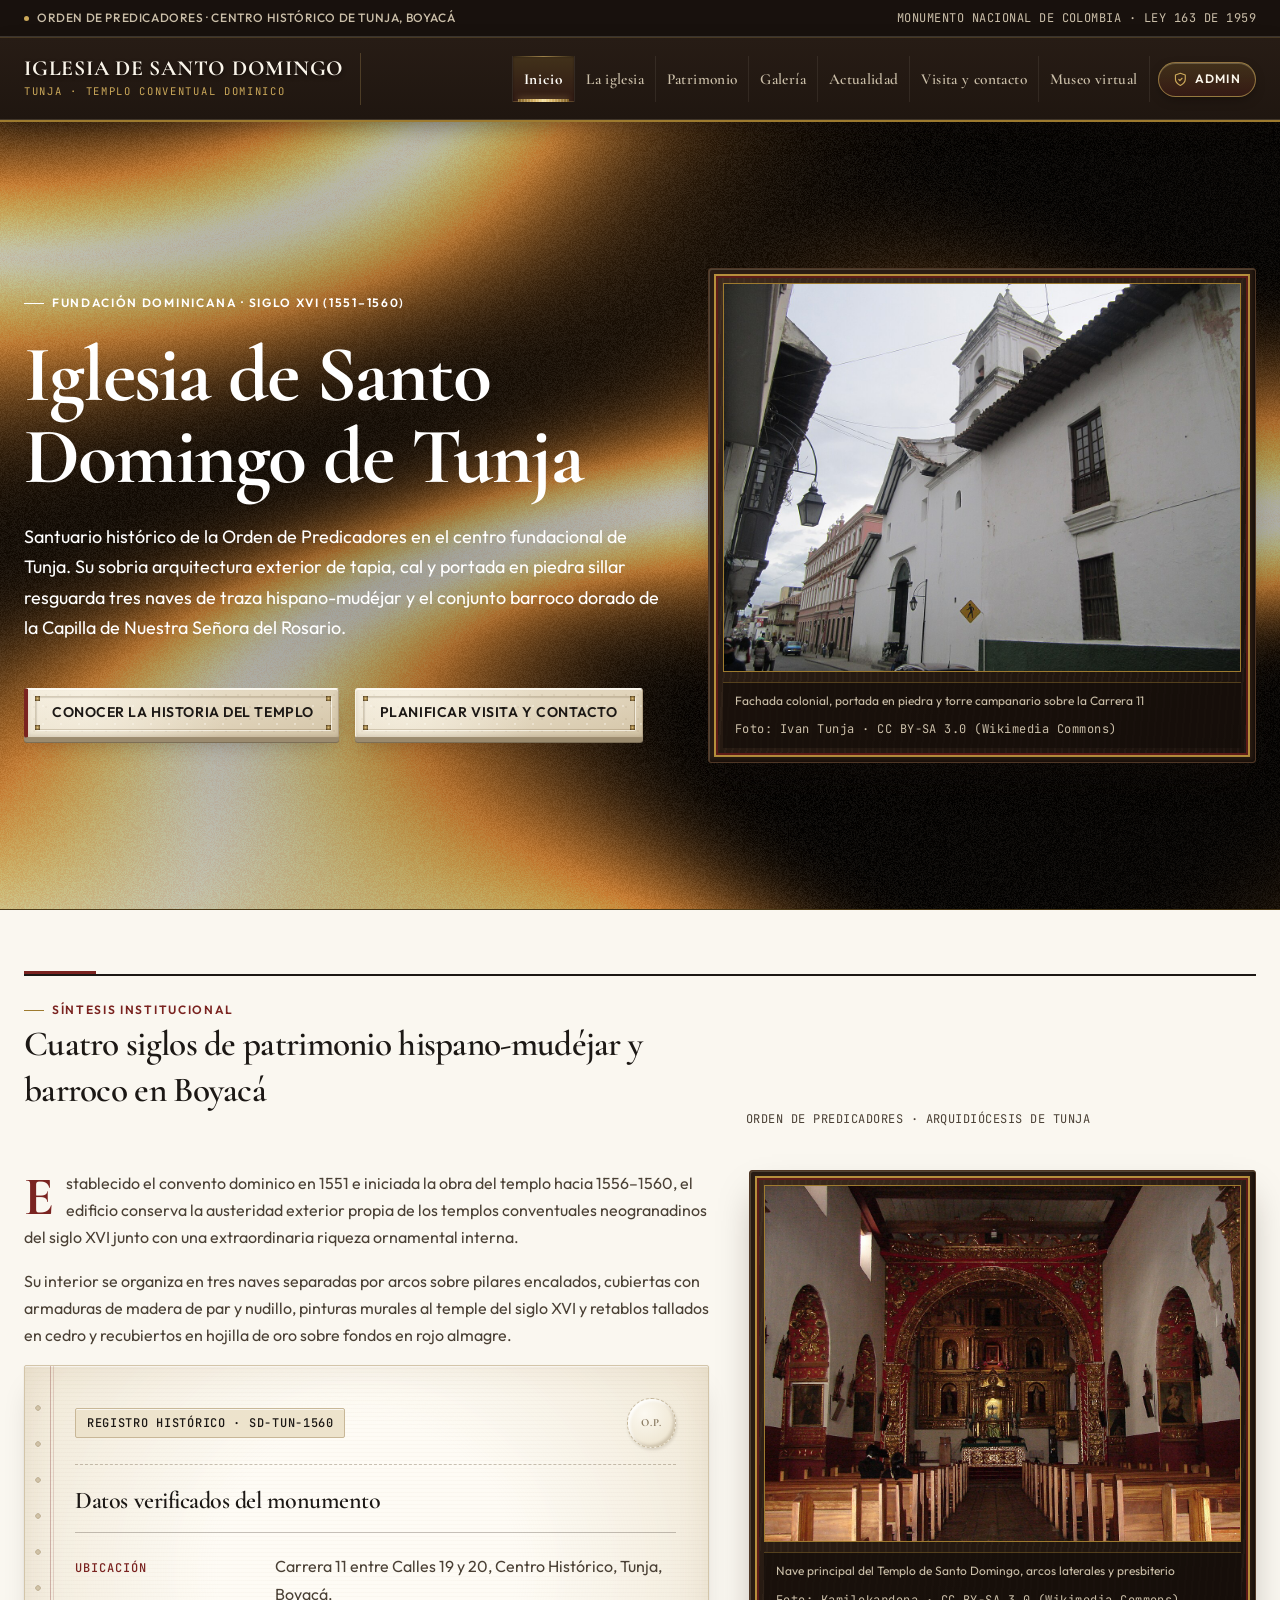
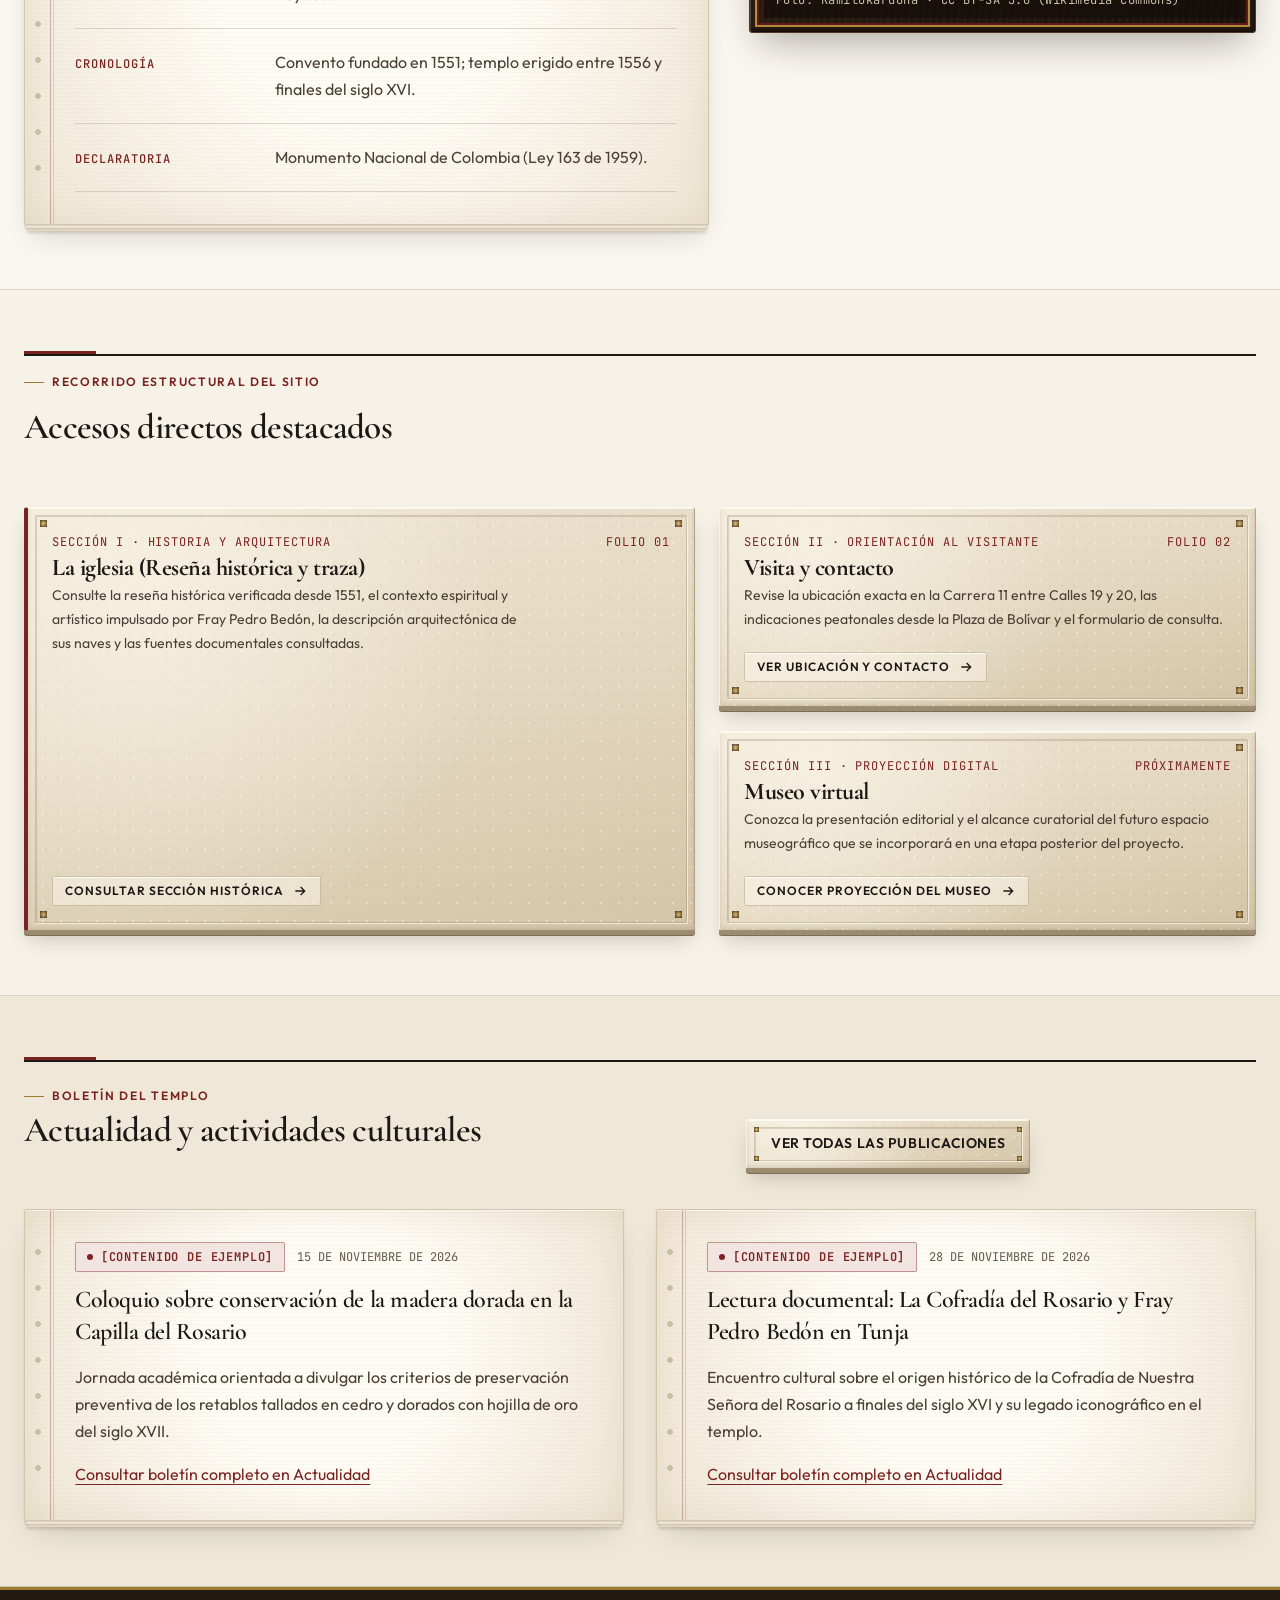
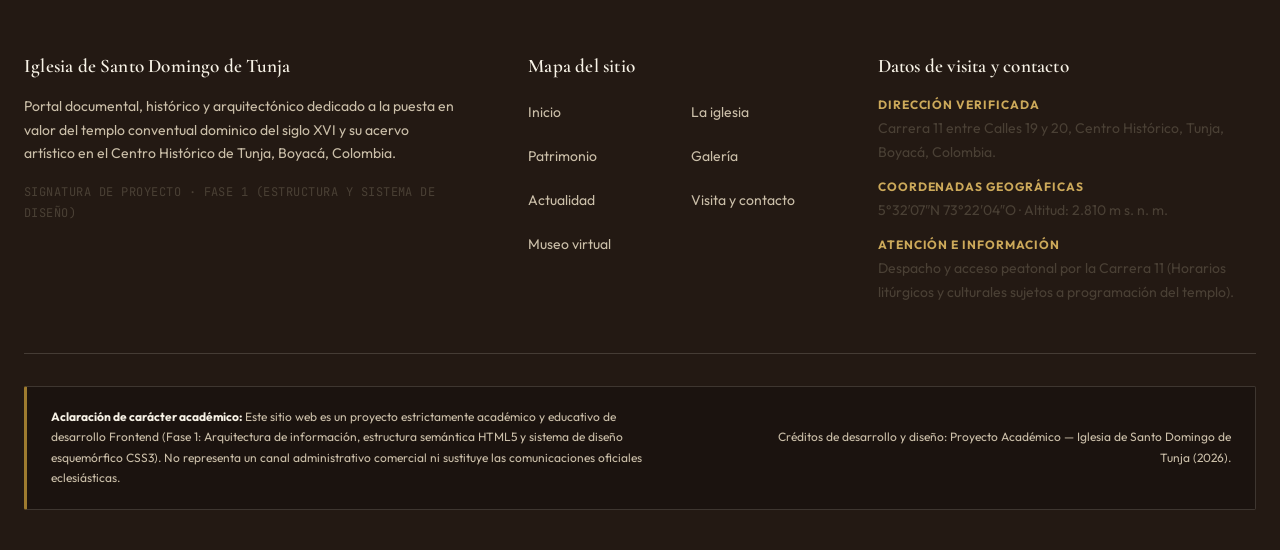
<file: src/main/resources/META-INF/resources/index.html>
<!DOCTYPE html>
<html lang="es">
<head>
  <meta charset="UTF-8">
  <meta name="viewport" content="width=device-width, initial-scale=1.0, viewport-fit=cover">
  <meta name="theme-color" media="(prefers-color-scheme: light)" content="#231913">
  <meta name="theme-color" media="(prefers-color-scheme: dark)" content="#18110D">
  <meta name="description" content="Portal institucional y patrimonial de la Iglesia de Santo Domingo de Tunja (Boyacá, Colombia). Historia verificada del siglo XVI, arquitectura hispano-mudéjar, Capilla del Rosario y visita.">
  <title>Inicio | Iglesia de Santo Domingo de Tunja</title>

  <!-- Librería externa documentada en LIBRERIAS.md: Google Fonts -->
  <link rel="preconnect" href="https://fonts.googleapis.com">
  <link rel="preconnect" href="https://fonts.gstatic.com" crossorigin>
  <link href="https://fonts.googleapis.com/css2?family=Cormorant+Garamond:ital,wght@0,500;0,600;0,700;1,400;1,600&family=JetBrains+Mono:wght@400;500&family=Outfit:wght@300;400;500;600&display=swap" rel="stylesheet">

  <!-- Hoja de estilos principal conectada -->
  <link rel="stylesheet" href="./css/main.css">
</head>
<body>
  <a class="skip-link" href="#contenido-principal">Saltar al contenido principal</a>

  <!-- Franja institucional superior -->
  <div class="institutional-topbar" role="region" aria-label="Identificación institucional">
    <div class="container institutional-topbar__inner">
      <span class="institutional-topbar__label">
        <span class="institutional-topbar__dot" aria-hidden="true"></span>
        Orden de Predicadores · Centro Histórico de Tunja, Boyacá
      </span>
      <span class="mono-code">MONUMENTO NACIONAL DE COLOMBIA · LEY 163 DE 1959</span>
    </div>
  </div>

  <!-- Encabezado y Menú de Navegación Común -->
  <header class="site-header">
    <div class="container site-header__inner">
      <a class="site-brand" href="./index.html" aria-label="Iglesia de Santo Domingo de Tunja — Ir al inicio">
        <span class="site-brand__text">
          <span class="site-brand__title">Iglesia de Santo Domingo</span>
          <span class="site-brand__subtitle">Tunja · Templo Conventual Dominico</span>
        </span>
      </a>

      <button
        class="nav-toggle"
        type="button"
        data-nav-toggle
        aria-expanded="false"
        aria-controls="menu-principal"
        aria-label="Abrir menú de navegación"
      >
        <svg class="nav-toggle__icon" viewBox="0 0 24 24" fill="none" stroke="currentColor" stroke-width="2" aria-hidden="true">
          <path d="M4 7h16M4 12h16M4 17h16"/>
        </svg>
        <span>Menú</span>
      </button>

      <nav class="site-nav" id="menu-principal" data-site-nav aria-label="Navegación principal">
        <ul class="site-nav__list">
          <li class="site-nav__item">
            <a class="site-nav__link site-nav__link--active" href="./index.html" aria-current="page">Inicio</a>
          </li>
          <li class="site-nav__item">
            <a class="site-nav__link" href="./iglesia.html">La iglesia</a>
          </li>
          <li class="site-nav__item">
            <a class="site-nav__link" href="./patrimonio.html">Patrimonio</a>
          </li>
          <li class="site-nav__item">
            <a class="site-nav__link" href="./galeria.html">Galería</a>
          </li>
          <li class="site-nav__item">
            <a class="site-nav__link" href="./actualidad.html">Actualidad</a>
          </li>
          <li class="site-nav__item">
            <a class="site-nav__link" href="./visita.html">Visita y contacto</a>
          </li>
          <li class="site-nav__item">
            <a class="site-nav__link" href="./museo.html">Museo virtual</a>
          </li>
          <li class="site-nav__item site-nav__item--admin">
            <a class="site-nav__admin-btn" href="./admin.html" aria-label="Acceder al Panel de Administración de Museos">
              <svg class="site-nav__admin-icon" viewBox="0 0 24 24" fill="none" stroke="currentColor" stroke-width="1.9" stroke-linecap="round" stroke-linejoin="round" aria-hidden="true">
                <path d="M12 22s8-4 8-10V5l-8-3-8 3v7c0 6 8 10 8 10z"/>
                <path d="M9.5 12.2 11.2 14l3.6-3.8"/>
              </svg>
              <span>Admin</span>
            </a>
          </li>
        </ul>
      </nav>
    </div>
  </header>

  <!-- Contenido Principal -->
  <main id="contenido-principal">
    <!-- 1. HERO: Nombre del lugar, fotografía real de la fachada colonial y animación escalonada -->
    <section class="hero-institutional" aria-labelledby="hero-titulo">
      <!-- Fondo animado exclusivo del Hero: Chroma Waves (React Bits Pro: chroma-waves-tw) -->
      <div
        id="chroma-waves-hero"
        class="chroma-waves"
        aria-hidden="true"
        data-color-1="#ffffff"
        data-color-2="#f69d41"
        data-bg-color="#0a0806"
        data-speed="0.5"
        data-wave-frequency="0.2"
        data-wave-amplitude="0.3"
        data-distortion="1.5"
        data-flatness="0.25"
        data-noise-level="0.10"
      >
        <canvas class="chroma-waves__canvas"></canvas>
      </div>

      <div class="container hero-institutional__grid">
        <div class="hero-institutional__content">
          <span class="eyebrow hero-stagger-1">Fundación Dominicana · Siglo XVI (1551–1560)</span>
          <h1
            id="hero-titulo"
            class="hero-stagger-2 hero-title-mirror"
            data-text="Iglesia de Santo Domingo de Tunja"
          >Iglesia de Santo Domingo de Tunja</h1>
          <p class="hero-institutional__subtitle hero-stagger-3">
            Santuario histórico de la Orden de Predicadores en el centro fundacional de Tunja. Su sobria arquitectura exterior de tapia, cal y portada en piedra sillar resguarda tres naves de traza hispano-mudéjar y el conjunto barroco dorado de la Capilla de Nuestra Señora del Rosario.
          </p>
          <div class="hero-institutional__actions hero-stagger-4">
            <!-- Componente Esquemórfico 1 (Interactivo): Placa Epigráfica en Piedra Arenisca -->
            <a class="skeuo-stone-plaque skeuo-stone-plaque--compact skeuo-stone-plaque--primary" href="./iglesia.html">
              <span>Conocer la historia del templo</span>
            </a>
            <a class="skeuo-stone-plaque skeuo-stone-plaque--compact" href="./visita.html">
              <span>Planificar visita y contacto</span>
            </a>
          </div>
        </div>

        <!-- Fotografía real de la fachada colonial en piedra y torre campanario -->
        <div class="hero-institutional__media" data-reveal="image">
          <figure class="skeuo-carved-wood-frame">
            <div class="skeuo-carved-wood-frame__mat">
              <img
                class="skeuo-carved-wood-frame__img"
                src="./assets/img/fachada-santo-domingo-real.jpg"
                alt="Fotografía exterior de la fachada colonial, portada en piedra sillar y torre campanario de la Iglesia de Santo Domingo sobre la Carrera 11 en Tunja"
                width="1280"
                height="960"
              >
            </div>
            <figcaption class="skeuo-carved-wood-frame__caption">
              <span>Fachada colonial, portada en piedra y torre campanario sobre la Carrera 11</span>
              <span class="mono-code">Foto: Ivan Tunja · CC BY-SA 3.0 (Wikimedia Commons)</span>
            </figcaption>
          </figure>
        </div>
      </div>
    </section>

    <!-- 2. PRESENTACIÓN BREVE E IMAGEN REAL DE LA NAVE PRINCIPAL -->
    <section class="section-block section-block--surface" aria-labelledby="presentacion-titulo">
      <div class="container">
        <header class="section-header section-header--split" data-reveal="text">
          <div>
            <span class="eyebrow">Síntesis Institucional</span>
            <h2 id="presentacion-titulo">Cuatro siglos de patrimonio hispano-mudéjar y barroco en Boyacá</h2>
          </div>
          <p class="mono-code">ORDEN DE PREDICADORES · ARQUIDIÓCESIS DE TUNJA</p>
        </header>

        <div class="grid-split-editorial">
          <div data-reveal="text" data-reveal-delay="80">
            <p class="dropcap-paragraph">
              Establecido el convento dominico en 1551 e iniciada la obra del templo hacia 1556–1560, el edificio conserva la austeridad exterior propia de los templos conventuales neogranadinos del siglo XVI junto con una extraordinaria riqueza ornamental interna.
            </p>
            <p>
              Su interior se organiza en tres naves separadas por arcos sobre pilares encalados, cubiertas con armaduras de madera de par y nudillo, pinturas murales al temple del siglo XVI y retablos tallados en cedro y recubiertos en hojilla de oro sobre fondos en rojo almagre.
            </p>

            <!-- Componente Esquemórfico 2: Ficha Capitular de Archivo en Papel Antiguo -->
            <aside class="skeuo-archive-card mt-space-4" aria-label="Ficha de identificación patrimonial">
              <div class="skeuo-archive-card__header">
                <span class="skeuo-archive-card__tab">REGISTRO HISTÓRICO · SD-TUN-1560</span>
                <span class="skeuo-emboss-seal" aria-hidden="true">O.P.</span>
              </div>
              <h3>Datos verificados del monumento</h3>
              <dl class="ledger-list">
                <div class="ledger-list__item">
                  <dt class="ledger-list__term">Ubicación</dt>
                  <dd class="ledger-list__detail">Carrera 11 entre Calles 19 y 20, Centro Histórico, Tunja, Boyacá.</dd>
                </div>
                <div class="ledger-list__item">
                  <dt class="ledger-list__term">Cronología</dt>
                  <dd class="ledger-list__detail">Convento fundado en 1551; templo erigido entre 1556 y finales del siglo XVI.</dd>
                </div>
                <div class="ledger-list__item">
                  <dt class="ledger-list__term">Declaratoria</dt>
                  <dd class="ledger-list__detail">Monumento Nacional de Colombia (Ley 163 de 1959).</dd>
                </div>
              </dl>
            </aside>
          </div>

          <!-- Fotografía real de la nave principal del Templo de Santo Domingo -->
          <figure class="skeuo-carved-wood-frame arch-feature-figure" data-reveal="image" data-reveal-delay="140">
            <div class="skeuo-carved-wood-frame__mat">
              <img
                class="skeuo-carved-wood-frame__img"
                src="./assets/img/nave-principal-santo-domingo.jpg"
                alt="Fotografía interior de la nave principal del Templo de Santo Domingo de Tunja con sus arcos laterales y el retablo del presbiterio al fondo"
                width="1280"
                height="960"
                loading="lazy"
              >
            </div>
            <figcaption class="skeuo-carved-wood-frame__caption">
              <span>Nave principal del Templo de Santo Domingo, arcos laterales y presbiterio</span>
              <span class="mono-code">Foto: Kamilokardona · CC BY-SA 3.0 (Wikimedia Commons)</span>
            </figcaption>
          </figure>
        </div>
      </div>
    </section>

    <!-- 3. ACCESOS DIRECTOS DESTACADOS: "La iglesia", "Visita y contacto" y "Museo virtual" -->
    <section class="section-block" aria-labelledby="accesos-titulo">
      <div class="container">
        <header class="section-header" data-reveal="text">
          <span class="eyebrow">Recorrido Estructural del Sitio</span>
          <h2 id="accesos-titulo">Accesos directos destacados</h2>
        </header>

        <!-- Grilla asimétrica editorial con animación de aparición escalonada -->
        <div class="featured-shortcuts">
          <div class="featured-shortcuts__lead" data-reveal="text" data-reveal-delay="60">
            <a class="skeuo-stone-plaque skeuo-stone-plaque--primary" href="./iglesia.html">
              <div>
                <div class="skeuo-stone-plaque__meta">
                  <span>SECCIÓN I · HISTORIA Y ARQUITECTURA</span>
                  <span>FOLIO 01</span>
                </div>
                <h3 class="skeuo-stone-plaque__title">La iglesia (Reseña histórica y traza)</h3>
                <p class="skeuo-stone-plaque__desc">
                  Consulte la reseña histórica verificada desde 1551, el contexto espiritual y artístico impulsado por Fray Pedro Bedón, la descripción arquitectónica de sus naves y las fuentes documentales consultadas.
                </p>
              </div>
              <span class="skeuo-stone-plaque__cta">
                <span>Consultar sección histórica</span>
                <svg width="16" height="16" viewBox="0 0 24 24" fill="none" stroke="currentColor" stroke-width="2" aria-hidden="true">
                  <path d="M5 12h14M13 6l6 6-6 6"/>
                </svg>
              </span>
            </a>
          </div>

          <div class="featured-shortcuts__stack">
            <div data-reveal="text" data-reveal-delay="160">
              <a class="skeuo-stone-plaque" href="./visita.html">
                <div>
                  <div class="skeuo-stone-plaque__meta">
                    <span>SECCIÓN II · ORIENTACIÓN AL VISITANTE</span>
                    <span>FOLIO 02</span>
                  </div>
                  <h3 class="skeuo-stone-plaque__title">Visita y contacto</h3>
                  <p class="skeuo-stone-plaque__desc">
                    Revise la ubicación exacta en la Carrera 11 entre Calles 19 y 20, las indicaciones peatonales desde la Plaza de Bolívar y el formulario de consulta.
                  </p>
                </div>
                <span class="skeuo-stone-plaque__cta">
                  <span>Ver ubicación y contacto</span>
                  <svg width="16" height="16" viewBox="0 0 24 24" fill="none" stroke="currentColor" stroke-width="2" aria-hidden="true">
                    <path d="M5 12h14M13 6l6 6-6 6"/>
                  </svg>
                </span>
              </a>
            </div>

            <div data-reveal="text" data-reveal-delay="260">
              <a class="skeuo-stone-plaque" href="./museo.html">
                <div>
                  <div class="skeuo-stone-plaque__meta">
                    <span>SECCIÓN III · PROYECCIÓN DIGITAL</span>
                    <span>PRÓXIMAMENTE</span>
                  </div>
                  <h3 class="skeuo-stone-plaque__title">Museo virtual</h3>
                  <p class="skeuo-stone-plaque__desc">
                    Conozca la presentación editorial y el alcance curatorial del futuro espacio museográfico que se incorporará en una etapa posterior del proyecto.
                  </p>
                </div>
                <span class="skeuo-stone-plaque__cta">
                  <span>Conocer proyección del museo</span>
                  <svg width="16" height="16" viewBox="0 0 24 24" fill="none" stroke="currentColor" stroke-width="2" aria-hidden="true">
                    <path d="M5 12h14M13 6l6 6-6 6"/>
                  </svg>
                </span>
              </a>
            </div>
          </div>
        </div>
      </div>
    </section>

    <!-- 4. BLOQUE DE ACTUALIDAD O ACTIVIDADES (Con etiqueta "[Contenido de ejemplo]") -->
    <section class="section-block section-block--alt" aria-labelledby="actualidad-home-titulo">
      <div class="container">
        <header class="section-header section-header--split" data-reveal="text">
          <div>
            <span class="eyebrow">Boletín del Templo</span>
            <h2 id="actualidad-home-titulo">Actualidad y actividades culturales</h2>
          </div>
          <div>
            <a class="skeuo-stone-plaque skeuo-stone-plaque--compact" href="./actualidad.html">
              <span>Ver todas las publicaciones</span>
            </a>
          </div>
        </header>

        <div class="grid-two-col">
          <article class="skeuo-archive-card" data-reveal="text" data-reveal-delay="60">
            <div class="bulletin-meta">
              <span class="badge-example">[Contenido de ejemplo]</span>
              <time class="bulletin-date" datetime="2026-11-15">15 de noviembre de 2026</time>
            </div>
            <h3>Coloquio sobre conservación de la madera dorada en la Capilla del Rosario</h3>
            <p>
              Jornada académica orientada a divulgar los criterios de preservación preventiva de los retablos tallados en cedro y dorados con hojilla de oro del siglo XVII.
            </p>
            <p class="mt-space-4">
              <a href="./actualidad.html">Consultar boletín completo en Actualidad</a>
            </p>
          </article>

          <article class="skeuo-archive-card" data-reveal="text" data-reveal-delay="160">
            <div class="bulletin-meta">
              <span class="badge-example">[Contenido de ejemplo]</span>
              <time class="bulletin-date" datetime="2026-11-28">28 de noviembre de 2026</time>
            </div>
            <h3>Lectura documental: La Cofradía del Rosario y Fray Pedro Bedón en Tunja</h3>
            <p>
              Encuentro cultural sobre el origen histórico de la Cofradía de Nuestra Señora del Rosario a finales del siglo XVI y su legado iconográfico en el templo.
            </p>
            <p class="mt-space-4">
              <a href="./actualidad.html">Consultar boletín completo en Actualidad</a>
            </p>
          </article>
        </div>
      </div>
    </section>
  </main>

  <!-- Pie de Página (Footer) Común e Idéntico -->
  <footer class="site-footer">
    <div class="container">
      <div class="site-footer__grid">
        <div>
          <h2 class="site-footer__heading">Iglesia de Santo Domingo de Tunja</h2>
          <p class="site-footer__text">
            Portal documental, histórico y arquitectónico dedicado a la puesta en valor del templo conventual dominico del siglo XVI y su acervo artístico en el Centro Histórico de Tunja, Boyacá, Colombia.
          </p>
          <p class="mono-code">SIGNATURA DE PROYECTO · FASE 1 (ESTRUCTURA Y SISTEMA DE DISEÑO)</p>
        </div>

        <nav aria-label="Navegación del pie de página">
          <h2 class="site-footer__heading">Mapa del sitio</h2>
          <ul class="site-footer__nav">
            <li><a class="site-footer__link" href="./index.html">Inicio</a></li>
            <li><a class="site-footer__link" href="./iglesia.html">La iglesia</a></li>
            <li><a class="site-footer__link" href="./patrimonio.html">Patrimonio</a></li>
            <li><a class="site-footer__link" href="./galeria.html">Galería</a></li>
            <li><a class="site-footer__link" href="./actualidad.html">Actualidad</a></li>
            <li><a class="site-footer__link" href="./visita.html">Visita y contacto</a></li>
            <li><a class="site-footer__link" href="./museo.html">Museo virtual</a></li>
          </ul>
        </nav>

        <div>
          <h2 class="site-footer__heading">Datos de visita y contacto</h2>
          <ul class="footer-contact-list">
            <li>
              <strong>Dirección verificada</strong>
              Carrera 11 entre Calles 19 y 20, Centro Histórico, Tunja, Boyacá, Colombia.
            </li>
            <li>
              <strong>Coordenadas geográficas</strong>
              5°32′07″N 73°22′04″O · Altitud: 2.810 m s. n. m.
            </li>
            <li>
              <strong>Atención e información</strong>
              Despacho y acceso peatonal por la Carrera 11 (Horarios litúrgicos y culturales sujetos a programación del templo).
            </li>
          </ul>
        </div>
      </div>

      <div class="site-footer__academic">
        <p>
          <strong>Aclaración de carácter académico:</strong> Este sitio web es un proyecto estrictamente académico y educativo de desarrollo Frontend (Fase 1: Arquitectura de información, estructura semántica HTML5 y sistema de diseño esquemórfico CSS3). No representa un canal administrativo comercial ni sustituye las comunicaciones oficiales eclesiásticas.
        </p>
        <div class="site-footer__credits">
          <span>Créditos de desarrollo y diseño: Proyecto Académico — Iglesia de Santo Domingo de Tunja (2026).</span>
        </div>
      </div>
    </div>
  </footer>

  <script src="./js/main.js" defer></script>
  <script src="./js/scroll-animations.js" defer></script>
  <script src="./js/chroma-waves.js" defer></script>
</body>
</html>
</file>
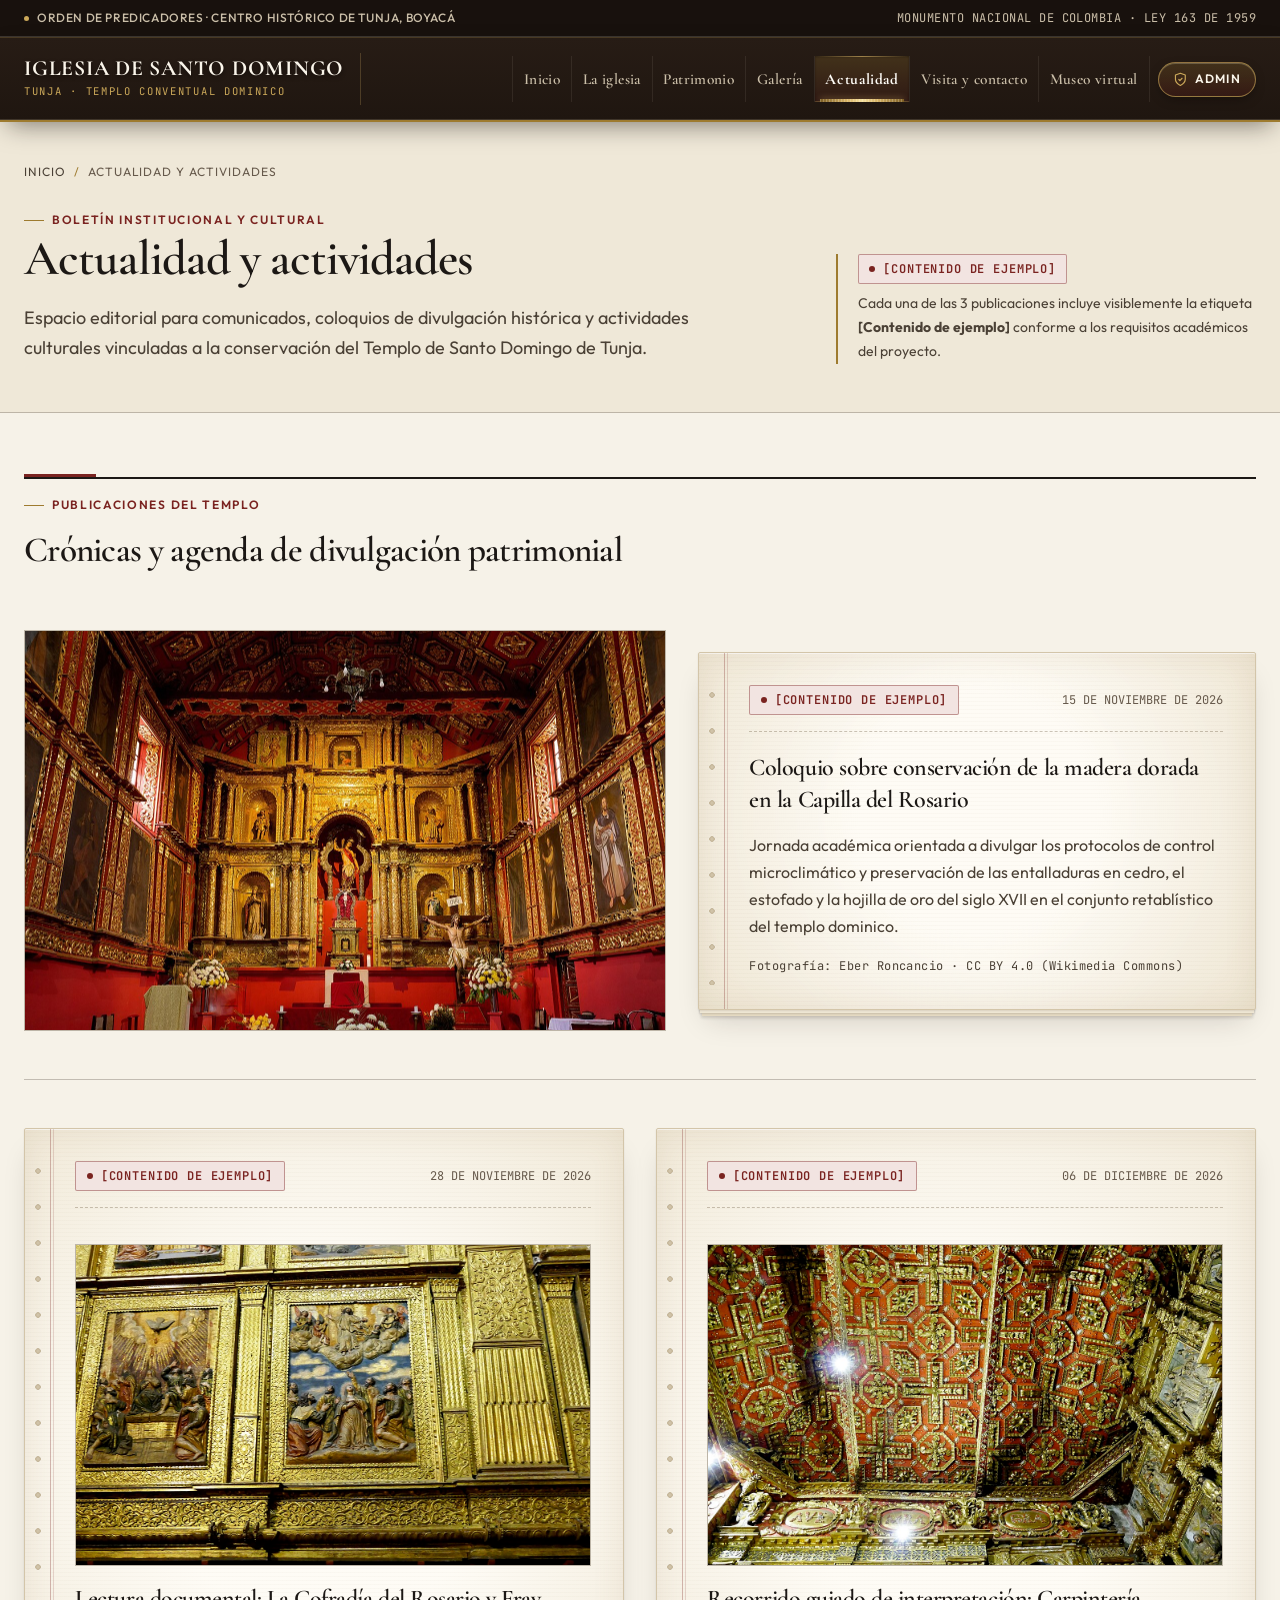
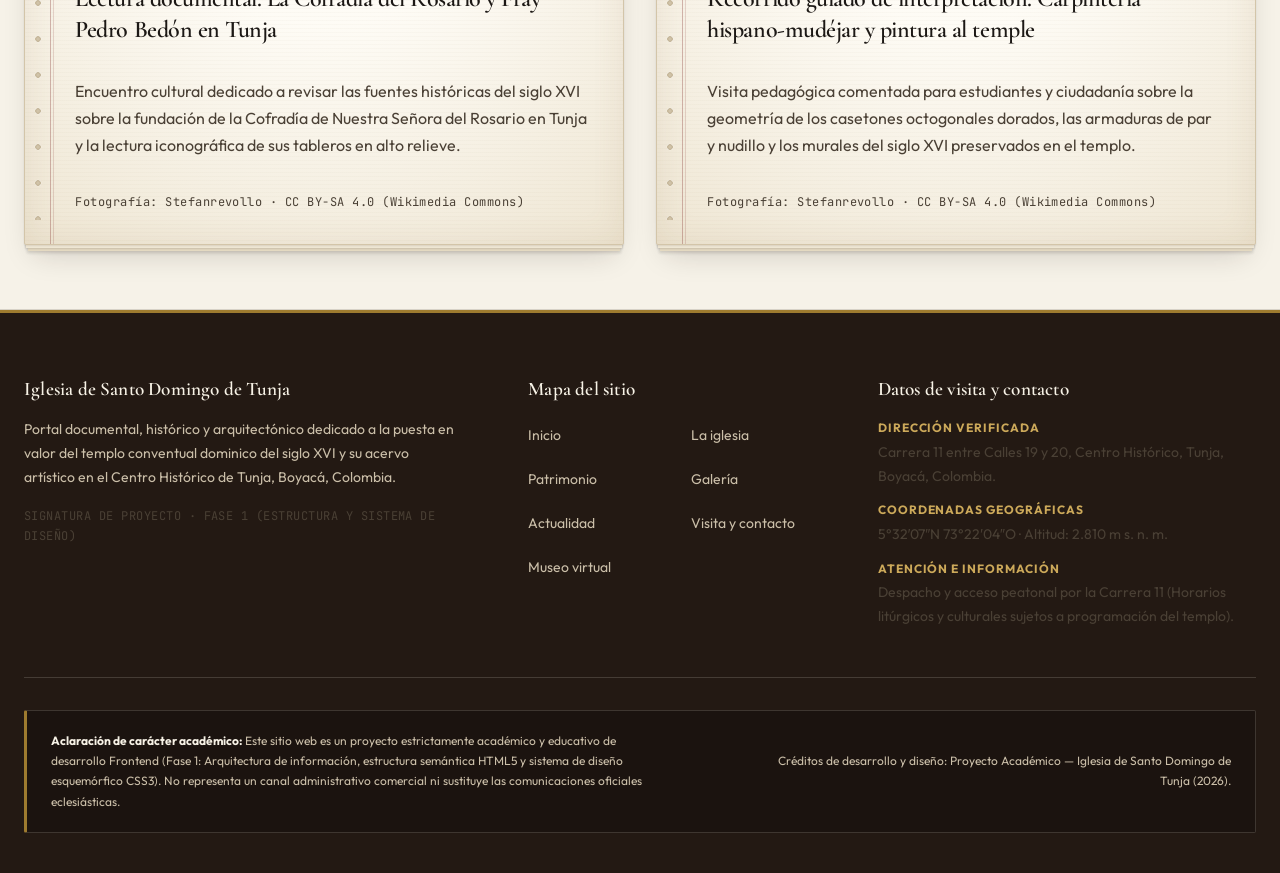
<file: src/main/resources/META-INF/resources/actualidad.html>
<!DOCTYPE html>
<html lang="es">
<head>
  <meta charset="UTF-8">
  <meta name="viewport" content="width=device-width, initial-scale=1.0, viewport-fit=cover">
  <meta name="theme-color" media="(prefers-color-scheme: light)" content="#231913">
  <meta name="theme-color" media="(prefers-color-scheme: dark)" content="#18110D">
  <meta name="description" content="Actualidad, crónicas culturales y actividades en torno a la Iglesia de Santo Domingo de Tunja (Publicaciones con etiqueta visible de Contenido de ejemplo).">
  <title>Actualidad y actividades | Iglesia de Santo Domingo de Tunja</title>

  <link rel="preconnect" href="https://fonts.googleapis.com">
  <link rel="preconnect" href="https://fonts.gstatic.com" crossorigin>
  <link href="https://fonts.googleapis.com/css2?family=Cormorant+Garamond:ital,wght@0,500;0,600;0,700;1,400;1,600&family=JetBrains+Mono:wght@400;500&family=Outfit:wght@300;400;500;600&display=swap" rel="stylesheet">

  <link rel="stylesheet" href="./css/main.css">
</head>
<body>
  <a class="skip-link" href="#contenido-principal">Saltar al contenido principal</a>

  <div class="institutional-topbar" role="region" aria-label="Identificación institucional">
    <div class="container institutional-topbar__inner">
      <span class="institutional-topbar__label">
        <span class="institutional-topbar__dot" aria-hidden="true"></span>
        Orden de Predicadores · Centro Histórico de Tunja, Boyacá
      </span>
      <span class="mono-code">MONUMENTO NACIONAL DE COLOMBIA · LEY 163 DE 1959</span>
    </div>
  </div>

  <!-- Encabezado y Menú de Navegación Común -->
  <header class="site-header">
    <div class="container site-header__inner">
      <a class="site-brand" href="./index.html" aria-label="Iglesia de Santo Domingo de Tunja — Ir al inicio">
        <span class="site-brand__text">
          <span class="site-brand__title">Iglesia de Santo Domingo</span>
          <span class="site-brand__subtitle">Tunja · Templo Conventual Dominico</span>
        </span>
      </a>

      <button
        class="nav-toggle"
        type="button"
        data-nav-toggle
        aria-expanded="false"
        aria-controls="menu-principal"
        aria-label="Abrir menú de navegación"
      >
        <svg class="nav-toggle__icon" viewBox="0 0 24 24" fill="none" stroke="currentColor" stroke-width="2" aria-hidden="true">
          <path d="M4 7h16M4 12h16M4 17h16"/>
        </svg>
        <span>Menú</span>
      </button>

      <nav class="site-nav" id="menu-principal" data-site-nav aria-label="Navegación principal">
        <ul class="site-nav__list">
          <li class="site-nav__item">
            <a class="site-nav__link" href="./index.html">Inicio</a>
          </li>
          <li class="site-nav__item">
            <a class="site-nav__link" href="./iglesia.html">La iglesia</a>
          </li>
          <li class="site-nav__item">
            <a class="site-nav__link" href="./patrimonio.html">Patrimonio</a>
          </li>
          <li class="site-nav__item">
            <a class="site-nav__link" href="./galeria.html">Galería</a>
          </li>
          <li class="site-nav__item">
            <a class="site-nav__link site-nav__link--active" href="./actualidad.html" aria-current="page">Actualidad</a>
          </li>
          <li class="site-nav__item">
            <a class="site-nav__link" href="./visita.html">Visita y contacto</a>
          </li>
          <li class="site-nav__item">
            <a class="site-nav__link" href="./museo.html">Museo virtual</a>
          </li>
          <li class="site-nav__item site-nav__item--admin">
            <a class="site-nav__admin-btn" href="./admin.html" aria-label="Acceder al Panel de Administración de Museos">
              <svg class="site-nav__admin-icon" viewBox="0 0 24 24" fill="none" stroke="currentColor" stroke-width="1.9" stroke-linecap="round" stroke-linejoin="round" aria-hidden="true">
                <path d="M12 22s8-4 8-10V5l-8-3-8 3v7c0 6 8 10 8 10z"/>
                <path d="M9.5 12.2 11.2 14l3.6-3.8"/>
              </svg>
              <span>Admin</span>
            </a>
          </li>
        </ul>
      </nav>
    </div>
  </header>

  <main id="contenido-principal">
    <!-- Encabezado de página -->
    <header class="page-masthead">
      <div class="container">
        <nav class="breadcrumbs" aria-label="Ruta de navegación">
          <ol class="breadcrumbs__list">
            <li><a class="breadcrumbs__link" href="./index.html">Inicio</a></li>
            <li aria-current="page">Actualidad y actividades</li>
          </ol>
        </nav>

        <div class="page-masthead__grid" data-reveal="text">
          <div>
            <span class="eyebrow">Boletín Institucional y Cultural</span>
            <h1>Actualidad y actividades</h1>
            <p class="page-masthead__lead">
              Espacio editorial para comunicados, coloquios de divulgación histórica y actividades culturales vinculadas a la conservación del Templo de Santo Domingo de Tunja.
            </p>
          </div>
          <div class="page-masthead__meta">
            <span class="badge-example">[Contenido de ejemplo]</span>
            <p class="mt-space-2">
              Cada una de las 3 publicaciones incluye visiblemente la etiqueta <strong>[Contenido de ejemplo]</strong> conforme a los requisitos académicos del proyecto.
            </p>
          </div>
        </div>
      </div>
    </header>

    <!-- 3 PUBLICACIONES CONCISAS CON ETIQUETA VISIBLE [Contenido de ejemplo] -->
    <section class="section-block" aria-labelledby="publicaciones-titulo">
      <div class="container">
        <header class="section-header" data-reveal="text">
          <span class="eyebrow">Publicaciones del Templo</span>
          <h2 id="publicaciones-titulo">Crónicas y agenda de divulgación patrimonial</h2>
        </header>

        <!-- PUBLICACIÓN 1 (Destacada) -->
        <article class="bulletin-lead" aria-labelledby="pub-titulo-1">
          <div class="bulletin-lead__media" data-reveal="image">
            <img
              src="./assets/img/retablo-mayor-dorado.jpg"
              alt="Fotografía del Retablo Mayor tallado y dorado de la Iglesia de Santo Domingo de Tunja"
              width="1280"
              height="960"
            >
          </div>

          <div class="skeuo-archive-card" data-reveal="text" data-reveal-delay="80">
            <div class="skeuo-archive-card__header">
              <span class="badge-example">[Contenido de ejemplo]</span>
              <time class="bulletin-date" datetime="2026-11-15">15 de noviembre de 2026</time>
            </div>
            <h3 id="pub-titulo-1">Coloquio sobre conservación de la madera dorada en la Capilla del Rosario</h3>
            <p>
              Jornada académica orientada a divulgar los protocolos de control microclimático y preservación de las entalladuras en cedro, el estofado y la hojilla de oro del siglo XVII en el conjunto retablístico del templo dominico.
            </p>
            <p class="mono-code">Fotografía: Eber Roncancio · CC BY 4.0 (Wikimedia Commons)</p>
          </div>
        </article>

        <!-- PUBLICACIONES 2 Y 3 -->
        <div class="bulletin-grid">
          <!-- PUBLICACIÓN 2 -->
          <article class="skeuo-archive-card bulletin-item" aria-labelledby="pub-titulo-2" data-reveal="text">
            <div class="skeuo-archive-card__header">
              <span class="badge-example">[Contenido de ejemplo]</span>
              <time class="bulletin-date" datetime="2026-11-28">28 de noviembre de 2026</time>
            </div>

            <div class="bulletin-item__media" data-reveal="image">
              <img
                src="./assets/img/relieves-retablo-rosario.jpg"
                alt="Fotografía de los relieves policromados y dorados de los misterios del Rosario entre columnas salomónicas"
                width="1280"
                height="960"
                loading="lazy"
              >
            </div>

            <h3 id="pub-titulo-2">Lectura documental: La Cofradía del Rosario y Fray Pedro Bedón en Tunja</h3>
            <p>
              Encuentro cultural dedicado a revisar las fuentes históricas del siglo XVI sobre la fundación de la Cofradía de Nuestra Señora del Rosario en Tunja y la lectura iconográfica de sus tableros en alto relieve.
            </p>
            <p class="mono-code">Fotografía: Stefanrevollo · CC BY-SA 4.0 (Wikimedia Commons)</p>
          </article>

          <!-- PUBLICACIÓN 3 -->
          <article class="skeuo-archive-card bulletin-item" aria-labelledby="pub-titulo-3" data-reveal="text" data-reveal-delay="120">
            <div class="skeuo-archive-card__header">
              <span class="badge-example">[Contenido de ejemplo]</span>
              <time class="bulletin-date" datetime="2026-12-06">06 de diciembre de 2026</time>
            </div>

            <div class="bulletin-item__media" data-reveal="image" data-reveal-delay="120">
              <img
                src="./assets/img/artesonado-mudejar-real.jpg"
                alt="Fotografía del artesonado mudéjar de casetones octogonales dorados sobre fondo rojo en Santo Domingo de Tunja"
                width="1280"
                height="960"
                loading="lazy"
              >
            </div>

            <h3 id="pub-titulo-3">Recorrido guiado de interpretación: Carpintería hispano-mudéjar y pintura al temple</h3>
            <p>
              Visita pedagógica comentada para estudiantes y ciudadanía sobre la geometría de los casetones octogonales dorados, las armaduras de par y nudillo y los murales del siglo XVI preservados en el templo.
            </p>
            <p class="mono-code">Fotografía: Stefanrevollo · CC BY-SA 4.0 (Wikimedia Commons)</p>
          </article>
        </div>
      </div>
    </section>
  </main>

  <!-- Pie de Página (Footer) Común e Idéntico -->
  <footer class="site-footer">
    <div class="container">
      <div class="site-footer__grid">
        <div>
          <h2 class="site-footer__heading">Iglesia de Santo Domingo de Tunja</h2>
          <p class="site-footer__text">
            Portal documental, histórico y arquitectónico dedicado a la puesta en valor del templo conventual dominico del siglo XVI y su acervo artístico en el Centro Histórico de Tunja, Boyacá, Colombia.
          </p>
          <p class="mono-code">SIGNATURA DE PROYECTO · FASE 1 (ESTRUCTURA Y SISTEMA DE DISEÑO)</p>
        </div>

        <nav aria-label="Navegación del pie de página">
          <h2 class="site-footer__heading">Mapa del sitio</h2>
          <ul class="site-footer__nav">
            <li><a class="site-footer__link" href="./index.html">Inicio</a></li>
            <li><a class="site-footer__link" href="./iglesia.html">La iglesia</a></li>
            <li><a class="site-footer__link" href="./patrimonio.html">Patrimonio</a></li>
            <li><a class="site-footer__link" href="./galeria.html">Galería</a></li>
            <li><a class="site-footer__link" href="./actualidad.html">Actualidad</a></li>
            <li><a class="site-footer__link" href="./visita.html">Visita y contacto</a></li>
            <li><a class="site-footer__link" href="./museo.html">Museo virtual</a></li>
          </ul>
        </nav>

        <div>
          <h2 class="site-footer__heading">Datos de visita y contacto</h2>
          <ul class="footer-contact-list">
            <li>
              <strong>Dirección verificada</strong>
              Carrera 11 entre Calles 19 y 20, Centro Histórico, Tunja, Boyacá, Colombia.
            </li>
            <li>
              <strong>Coordenadas geográficas</strong>
              5°32′07″N 73°22′04″O · Altitud: 2.810 m s. n. m.
            </li>
            <li>
              <strong>Atención e información</strong>
              Despacho y acceso peatonal por la Carrera 11 (Horarios litúrgicos y culturales sujetos a programación del templo).
            </li>
          </ul>
        </div>
      </div>

      <div class="site-footer__academic">
        <p>
          <strong>Aclaración de carácter académico:</strong> Este sitio web es un proyecto estrictamente académico y educativo de desarrollo Frontend (Fase 1: Arquitectura de información, estructura semántica HTML5 y sistema de diseño esquemórfico CSS3). No representa un canal administrativo comercial ni sustituye las comunicaciones oficiales eclesiásticas.
        </p>
        <div class="site-footer__credits">
          <span>Créditos de desarrollo y diseño: Proyecto Académico — Iglesia de Santo Domingo de Tunja (2026).</span>
        </div>
      </div>
    </div>
  </footer>

  <script src="./js/main.js" defer></script>
  <script src="./js/scroll-animations.js" defer></script>
</body>
</html>
</file>
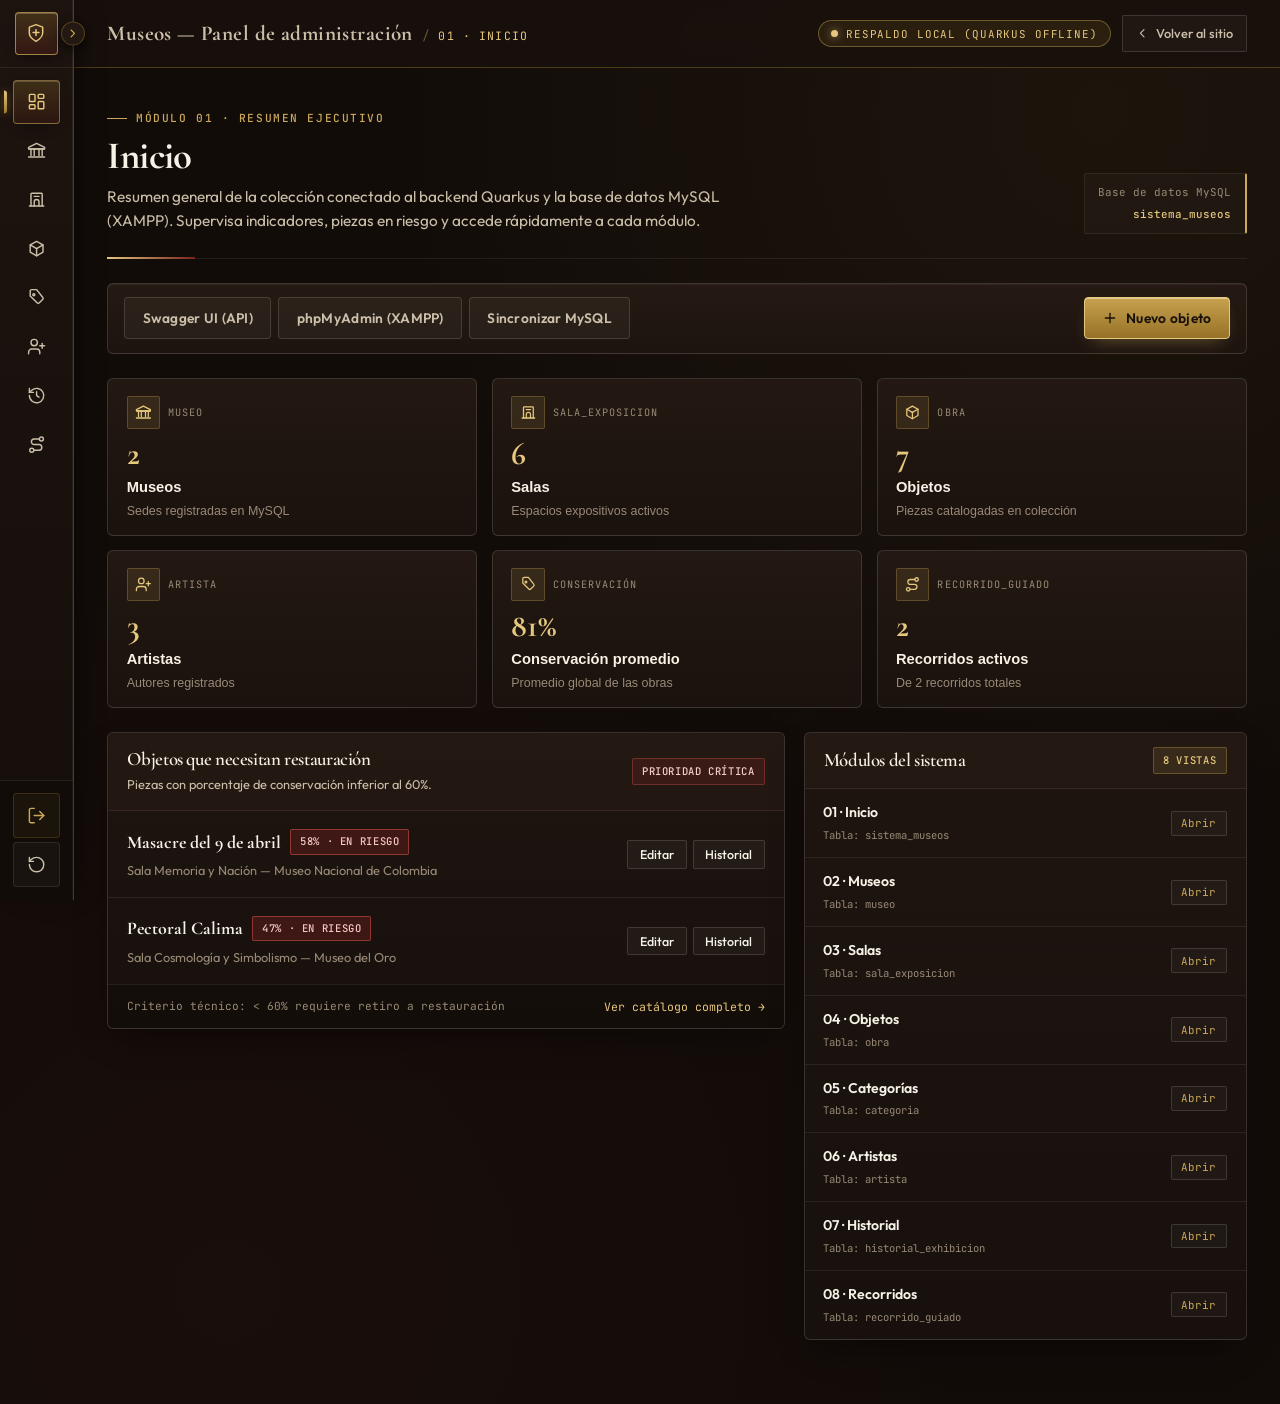
<file: src/main/resources/META-INF/resources/admin.html>
<!DOCTYPE html>
<html lang="es" class="admin-html">
<head>
  <meta charset="UTF-8">
  <meta name="viewport" content="width=device-width, initial-scale=1.0, viewport-fit=cover">
  <meta name="theme-color" content="#18100C">
  <meta name="description" content="Museos — Panel de administración conectado a Quarkus y MySQL (XAMPP) para gestionar museos, salas, objetos, categorías, artistas, historial y recorridos.">
  <title>Inicio | Museos — Panel de administración</title>

  <link rel="preconnect" href="https://fonts.googleapis.com">
  <link rel="preconnect" href="https://fonts.gstatic.com" crossorigin>
  <link href="https://fonts.googleapis.com/css2?family=Cormorant+Garamond:ital,wght@0,500;0,600;0,700;1,400;1,600&family=JetBrains+Mono:wght@400;500&family=Outfit:wght@300;400;500;600&display=swap" rel="stylesheet">

  <link rel="stylesheet" href="./css/tokens.css">
  <link rel="stylesheet" href="./css/base.css">
  <link rel="stylesheet" href="./css/admin.css">
</head>
<body class="admin-body">
  <a class="skip-link" href="#admin-view-root">Saltar al contenido del panel</a>

  <div class="admin-shell">
    <!-- App Sidebar 2: Icon Rail con Hover Flyouts adaptado al sistema de diseño -->
    <aside id="admin-rail" class="admin-rail" aria-label="Navegación del Panel de Administración de Museos">
      <div class="rail-header">
        <div class="rail-brand-item" data-flyout-host>
          <button
            type="button"
            class="rail-brand-trigger"
            data-nav-target="inicio"
            aria-label="Museos — Panel de administración. Ir a Inicio"
          >
            <span class="rail-brand-emblem" aria-hidden="true">
              <svg viewBox="0 0 24 24" fill="none" stroke="currentColor" stroke-width="1.8" stroke-linecap="round" stroke-linejoin="round">
                <path d="M12 22s8-4 8-10V5l-8-3-8 3v7c0 6 8 10 8 10z"/>
                <path d="M8.5 11.5h7"/>
                <path d="M12 8v7"/>
              </svg>
            </span>
            <span class="rail-brand-copy">
              <span class="rail-brand-title">Museos</span>
              <span class="rail-brand-subtitle">Panel de administración</span>
            </span>
          </button>

          <div class="rail-flyout rail-flyout--top" role="region" aria-label="Identificación del panel">
            <div class="rail-flyout__eyebrow">
              <span>Quarkus + MySQL</span>
              <span>XAMPP</span>
            </div>
            <p class="rail-flyout__title">Museos — Panel de administración</p>
            <p class="rail-flyout__desc">
              Sistema administrativo conectado a la API REST en Quarkus y la base de datos MySQL sistema_museos.
            </p>
            <div class="rail-flyout__meta">
              <span class="rail-flyout__status">8 módulos activos</span>
              <span>Modo Icon Rail</span>
            </div>
          </div>
        </div>

        <button
          id="rail-pin-btn"
          type="button"
          class="rail-pin-btn"
          aria-expanded="false"
          aria-label="Expandir barra lateral con etiquetas"
          title="Expandir sidebar"
        >
          <svg viewBox="0 0 24 24" fill="none" stroke="currentColor" stroke-width="2" stroke-linecap="round" stroke-linejoin="round" aria-hidden="true">
            <path d="m9 18 6-6-6-6"/>
          </svg>
        </button>

        <button
          id="rail-mobile-close"
          type="button"
          class="rail-mobile-close"
          aria-label="Cerrar menú lateral"
        >
          <svg viewBox="0 0 24 24" fill="none" stroke="currentColor" stroke-width="2" stroke-linecap="round" stroke-linejoin="round" aria-hidden="true">
            <path d="M18 6 6 18"/>
            <path d="m6 6 12 12"/>
          </svg>
        </button>
      </div>

      <!-- Menú principal de 8 secciones generado desde los módulos independientes -->
      <nav class="rail-nav" aria-label="Secciones del panel de administración">
        <span class="rail-section-label">Gestión patrimonial</span>
        <ul id="admin-rail-list" class="rail-list"></ul>
      </nav>

      <!-- Acciones secundarias al pie del Sidebar -->
      <div class="rail-footer" aria-label="Acciones secundarias del panel">
        <div class="rail-item" data-flyout-host>
          <a
            href="./index.html"
            class="rail-btn rail-btn--return"
            aria-label="Volver al sitio principal"
          >
            <span class="rail-btn__icon">
              <svg viewBox="0 0 24 24" fill="none" stroke="currentColor" stroke-width="1.8" stroke-linecap="round" stroke-linejoin="round" aria-hidden="true">
                <path d="M9 21H5a2 2 0 0 1-2-2V5a2 2 0 0 1 2-2h4"/>
                <polyline points="16 17 21 12 16 7"/>
                <line x1="21" y1="12" x2="9" y2="12"/>
              </svg>
            </span>
            <span class="rail-btn__label">Volver al sitio</span>
          </a>

          <div class="rail-flyout rail-flyout--bottom" role="region" aria-label="Volver al sitio">
            <div class="rail-flyout__eyebrow">
              <span>Portal Público</span>
              <span>index.html</span>
            </div>
            <p class="rail-flyout__title">Volver al sitio</p>
            <p class="rail-flyout__desc">
              Regresar a la página principal del portal institucional de la Iglesia de Santo Domingo de Tunja.
            </p>
          </div>
        </div>

        <div class="rail-item" data-flyout-host>
          <button
            id="btn-restaurar-datos"
            type="button"
            class="rail-btn rail-btn--restore"
            aria-label="Restaurar datos de ejemplo en el panel y MySQL"
          >
            <span class="rail-btn__icon">
              <svg viewBox="0 0 24 24" fill="none" stroke="currentColor" stroke-width="1.8" stroke-linecap="round" stroke-linejoin="round" aria-hidden="true">
                <path d="M3 12a9 9 0 1 0 9-9 9.75 9.75 0 0 0-6.74 2.74L3 8"/>
                <path d="M3 3v5h5"/>
              </svg>
            </span>
            <span class="rail-btn__label">Restaurar datos de ejemplo</span>
          </button>

          <div class="rail-flyout rail-flyout--bottom" role="region" aria-label="Restaurar datos de ejemplo">
            <div class="rail-flyout__eyebrow">
              <span>Semilla MySQL</span>
              <span>sistema_museos</span>
            </div>
            <p class="rail-flyout__title">Restaurar datos de ejemplo</p>
            <p class="rail-flyout__desc">
              Restablece los registros iniciales de ejemplo y sincroniza inmediatamente con Quarkus y MySQL (XAMPP).
            </p>
          </div>
        </div>
      </div>
    </aside>

    <!-- Área de contenido principal del Workspace -->
    <div class="admin-workspace">
      <header class="admin-topbar">
        <div class="admin-topbar__left">
          <button
            id="admin-mobile-trigger"
            type="button"
            class="admin-mobile-trigger"
            aria-expanded="false"
            aria-controls="admin-rail"
            aria-label="Abrir navegación del panel"
          >
            <svg viewBox="0 0 24 24" fill="none" stroke="currentColor" stroke-width="2" stroke-linecap="round" stroke-linejoin="round" aria-hidden="true">
              <path d="M4 7h16"/>
              <path d="M4 12h16"/>
              <path d="M4 17h16"/>
            </svg>
          </button>

          <div class="admin-topbar__brand">
            <p class="admin-topbar__title">Museos — Panel de administración</p>
            <span class="admin-topbar__sep" aria-hidden="true">/</span>
            <span id="admin-topbar-crumb" class="admin-topbar__crumb">01 · Inicio</span>
          </div>
        </div>

        <div class="admin-topbar__right">
          <button
            id="admin-db-pill"
            type="button"
            class="admin-db-pill"
            title="Clic para sincronizar con Quarkus y MySQL (XAMPP)"
          >
            <span class="admin-db-pill__dot" aria-hidden="true"></span>
            <span id="admin-db-pill-text">Conectando con Quarkus...</span>
          </button>
          <a class="admin-topbar__site-link" href="./index.html">
            <svg viewBox="0 0 24 24" fill="none" stroke="currentColor" stroke-width="1.9" stroke-linecap="round" stroke-linejoin="round" aria-hidden="true">
              <path d="m15 18-6-6 6-6"/>
            </svg>
            <span>Volver al sitio</span>
          </a>
        </div>
      </header>

      <main id="admin-view-root" class="admin-main" tabindex="-1">
        <noscript>
          <div class="admin-panel">
            <div class="admin-empty-state">
              <h1 class="admin-empty-state__title">JavaScript requerido</h1>
              <p class="admin-empty-state__text">
                Activa JavaScript en tu navegador para cargar el Panel de Administración de Museos.
              </p>
            </div>
          </div>
        </noscript>
      </main>
    </div>
  </div>

  <!-- ================= MODALES CRUD (ESTILO CEDRO Y PAN DE ORO) ================= -->

  <dialog id="modal-museo" class="admin-dialog">
    <form id="form-museo" class="admin-dialog__form">
      <header class="admin-dialog__header">
        <div>
          <span class="admin-dialog__eyebrow">Entidad · museo</span>
          <h2 id="titulo-museo" class="admin-dialog__title">Nuevo museo</h2>
        </div>
        <button type="button" class="admin-dialog__close cerrar-modal" aria-label="Cerrar">&times;</button>
      </header>
      <div class="admin-form-grid">
        <div class="admin-field admin-field--full">
          <label for="museo-nombre">Nombre *</label>
          <input type="text" id="museo-nombre" required>
        </div>
        <div class="admin-field admin-field--full">
          <label for="museo-descripcion">Descripción</label>
          <textarea id="museo-descripcion" rows="3"></textarea>
        </div>
        <div class="admin-field">
          <label for="museo-latitud">Latitud (-90 a 90)</label>
          <input type="number" id="museo-latitud" step="any" min="-90" max="90" placeholder="Ej. 4.615556">
        </div>
        <div class="admin-field">
          <label for="museo-longitud">Longitud (-180 a 180)</label>
          <input type="number" id="museo-longitud" step="any" min="-180" max="180" placeholder="Ej. -74.068889">
        </div>
        <div class="admin-field admin-field--full">
          <label for="museo-url">Página web</label>
          <input type="url" id="museo-url" placeholder="https://">
        </div>
      </div>
      <footer class="admin-dialog__footer">
        <button type="button" class="admin-btn admin-btn--ghost cerrar-modal">Cancelar</button>
        <button type="submit" class="admin-btn admin-btn--primary">Guardar museo</button>
      </footer>
    </form>
  </dialog>

  <dialog id="modal-sala" class="admin-dialog">
    <form id="form-sala" class="admin-dialog__form">
      <header class="admin-dialog__header">
        <div>
          <span class="admin-dialog__eyebrow">Entidad · sala_exposicion</span>
          <h2 id="titulo-sala" class="admin-dialog__title">Nueva sala</h2>
        </div>
        <button type="button" class="admin-dialog__close cerrar-modal" aria-label="Cerrar">&times;</button>
      </header>
      <div class="admin-form-grid">
        <div class="admin-field admin-field--full">
          <label for="sala-museo">Museo *</label>
          <select id="sala-museo" required></select>
        </div>
        <div class="admin-field admin-field--full">
          <label for="sala-nombre">Nombre *</label>
          <input type="text" id="sala-nombre" required>
        </div>
        <div class="admin-field admin-field--full">
          <label for="sala-descripcion">Descripción</label>
          <textarea id="sala-descripcion" rows="3"></textarea>
        </div>
        <div class="admin-field">
          <label for="sala-capacidad">Aforo (personas) *</label>
          <input type="number" id="sala-capacidad" min="1" required>
        </div>
      </div>
      <footer class="admin-dialog__footer">
        <button type="button" class="admin-btn admin-btn--ghost cerrar-modal">Cancelar</button>
        <button type="submit" class="admin-btn admin-btn--primary">Guardar sala</button>
      </footer>
    </form>
  </dialog>

  <dialog id="modal-objeto" class="admin-dialog admin-dialog--wide">
    <form id="form-objeto" class="admin-dialog__form">
      <header class="admin-dialog__header">
        <div>
          <span class="admin-dialog__eyebrow">Entidad · obra</span>
          <h2 id="titulo-objeto" class="admin-dialog__title">Nuevo objeto</h2>
        </div>
        <button type="button" class="admin-dialog__close cerrar-modal" aria-label="Cerrar">&times;</button>
      </header>
      <div class="admin-form-grid">
        <div class="admin-field admin-field--full">
          <label for="objeto-nombre">Nombre *</label>
          <input type="text" id="objeto-nombre" required>
        </div>
        <div class="admin-field admin-field--full">
          <label for="objeto-descripcion">Descripción</label>
          <textarea id="objeto-descripcion" rows="2"></textarea>
        </div>
        <div class="admin-field admin-field--full">
          <label for="objeto-imagen">URL de la imagen</label>
          <input type="url" id="objeto-imagen" placeholder="https://">
        </div>
        <div class="admin-field">
          <label for="objeto-creacion">Fecha de creación</label>
          <input type="date" id="objeto-creacion">
        </div>
        <div class="admin-field">
          <label for="objeto-adquisicion">Fecha de adquisición</label>
          <input type="date" id="objeto-adquisicion">
        </div>
        <div class="admin-field">
          <label for="objeto-conservacion">Conservación (%) *</label>
          <input type="number" id="objeto-conservacion" min="0" max="100" required>
        </div>
        <div class="admin-field">
          <label for="objeto-categoria">Categoría *</label>
          <select id="objeto-categoria" required></select>
        </div>
        <div class="admin-field">
          <label for="objeto-artista">Artista</label>
          <select id="objeto-artista"></select>
        </div>
        <div class="admin-field">
          <label for="objeto-sala">Sala actual *</label>
          <select id="objeto-sala" required></select>
        </div>
      </div>
      <footer class="admin-dialog__footer">
        <button type="button" class="admin-btn admin-btn--ghost cerrar-modal">Cancelar</button>
        <button type="submit" class="admin-btn admin-btn--primary">Guardar objeto</button>
      </footer>
    </form>
  </dialog>

  <dialog id="modal-categoria" class="admin-dialog">
    <form id="form-categoria" class="admin-dialog__form">
      <header class="admin-dialog__header">
        <div>
          <span class="admin-dialog__eyebrow">Entidad · categoria</span>
          <h2 id="titulo-categoria" class="admin-dialog__title">Nueva categoría</h2>
        </div>
        <button type="button" class="admin-dialog__close cerrar-modal" aria-label="Cerrar">&times;</button>
      </header>
      <div class="admin-form-grid">
        <div class="admin-field admin-field--full">
          <label for="categoria-nombre">Nombre *</label>
          <input type="text" id="categoria-nombre" required>
        </div>
        <div class="admin-field admin-field--full">
          <label for="categoria-descripcion">Descripción</label>
          <textarea id="categoria-descripcion" rows="3"></textarea>
        </div>
      </div>
      <footer class="admin-dialog__footer">
        <button type="button" class="admin-btn admin-btn--ghost cerrar-modal">Cancelar</button>
        <button type="submit" class="admin-btn admin-btn--primary">Guardar categoría</button>
      </footer>
    </form>
  </dialog>

  <dialog id="modal-artista" class="admin-dialog">
    <form id="form-artista" class="admin-dialog__form">
      <header class="admin-dialog__header">
        <div>
          <span class="admin-dialog__eyebrow">Entidad · artista</span>
          <h2 id="titulo-artista" class="admin-dialog__title">Nuevo artista</h2>
        </div>
        <button type="button" class="admin-dialog__close cerrar-modal" aria-label="Cerrar">&times;</button>
      </header>
      <div class="admin-form-grid">
        <div class="admin-field admin-field--full">
          <label for="artista-nombre">Nombre *</label>
          <input type="text" id="artista-nombre" required>
        </div>
        <div class="admin-field admin-field--full">
          <label for="artista-nacionalidad">Nacionalidad</label>
          <input type="text" id="artista-nacionalidad">
        </div>
        <div class="admin-field admin-field--full">
          <label for="artista-biografia">Biografía</label>
          <textarea id="artista-biografia" rows="4"></textarea>
        </div>
      </div>
      <footer class="admin-dialog__footer">
        <button type="button" class="admin-btn admin-btn--ghost cerrar-modal">Cancelar</button>
        <button type="submit" class="admin-btn admin-btn--primary">Guardar artista</button>
      </footer>
    </form>
  </dialog>

  <dialog id="modal-traslado" class="admin-dialog">
    <form id="form-traslado" class="admin-dialog__form">
      <header class="admin-dialog__header">
        <div>
          <span class="admin-dialog__eyebrow">Entidad · historial_exhibicion</span>
          <h2 class="admin-dialog__title">Trasladar objeto</h2>
        </div>
        <button type="button" class="admin-dialog__close cerrar-modal" aria-label="Cerrar">&times;</button>
      </header>
      <div class="admin-form-grid">
        <div class="admin-field admin-field--full">
          <label for="traslado-objeto">Objeto *</label>
          <select id="traslado-objeto" required></select>
          <small id="traslado-actual" class="admin-field__hint"></small>
        </div>
        <div class="admin-field">
          <label for="traslado-sala">Sala de destino *</label>
          <select id="traslado-sala" required></select>
        </div>
        <div class="admin-field">
          <label for="traslado-fecha">Fecha del traslado *</label>
          <input type="datetime-local" id="traslado-fecha" required>
        </div>
      </div>
      <footer class="admin-dialog__footer">
        <button type="button" class="admin-btn admin-btn--ghost cerrar-modal">Cancelar</button>
        <button type="submit" class="admin-btn admin-btn--primary">Confirmar traslado</button>
      </footer>
    </form>
  </dialog>

  <dialog id="modal-recorrido" class="admin-dialog admin-dialog--wide">
    <form id="form-recorrido" class="admin-dialog__form">
      <header class="admin-dialog__header">
        <div>
          <span class="admin-dialog__eyebrow">Entidad · recorrido_guiado</span>
          <h2 id="titulo-recorrido" class="admin-dialog__title">Nuevo recorrido</h2>
        </div>
        <button type="button" class="admin-dialog__close cerrar-modal" aria-label="Cerrar">&times;</button>
      </header>
      <div class="admin-form-grid">
        <div class="admin-field admin-field--full">
          <label for="recorrido-nombre">Nombre *</label>
          <input type="text" id="recorrido-nombre" required>
        </div>
        <div class="admin-field admin-field--full">
          <label for="recorrido-descripcion">Descripción</label>
          <textarea id="recorrido-descripcion" rows="2"></textarea>
        </div>
        <div class="admin-field">
          <label for="recorrido-inicio">Inicio *</label>
          <input type="datetime-local" id="recorrido-inicio" required>
        </div>
        <div class="admin-field">
          <label for="recorrido-fin">Fin *</label>
          <input type="datetime-local" id="recorrido-fin" required>
        </div>
        <div class="admin-field admin-field--full">
          <label for="recorrido-url">Página web</label>
          <input type="url" id="recorrido-url" placeholder="https://">
        </div>
        <div class="admin-field admin-field--full admin-order-box">
          <label for="recorrido-sala">Salas del recorrido (en orden) *</label>
          <div class="admin-order-picker">
            <select id="recorrido-sala"></select>
            <button type="button" id="btn-agregar-sala-recorrido" class="admin-btn admin-btn--ghost">Agregar sala</button>
          </div>
          <ol id="orden-salas" class="admin-order-list"></ol>
        </div>
      </div>
      <footer class="admin-dialog__footer">
        <button type="button" class="admin-btn admin-btn--ghost cerrar-modal">Cancelar</button>
        <button type="submit" class="admin-btn admin-btn--primary">Guardar recorrido</button>
      </footer>
    </form>
  </dialog>

  <!-- Backdrop para el drawer en dispositivos móviles -->
  <div id="admin-backdrop" class="admin-backdrop" aria-hidden="true"></div>

  <!-- Notificación sutil para sincronización con Quarkus / MySQL -->
  <div id="admin-toast" class="admin-toast" role="status" aria-live="polite" aria-atomic="true">
    <span class="admin-toast__icon" aria-hidden="true">
      <svg viewBox="0 0 24 24" fill="none" stroke="currentColor" stroke-width="1.9" stroke-linecap="round" stroke-linejoin="round">
        <ellipse cx="12" cy="5" rx="8" ry="3"/>
        <path d="M4 5v14c0 1.66 3.58 3 8 3s8-1.34 8-3V5"/>
        <path d="M4 12c0 1.66 3.58 3 8 3s8-1.34 8-3"/>
      </svg>
    </span>
    <div class="admin-toast__body">
      <strong id="admin-toast-title">Sincronización MySQL</strong>
      <span id="admin-toast-message"></span>
    </div>
  </div>

  <!-- Arquitectura modular conectada a Quarkus + MySQL (XAMPP) -->
  <script defer src="./js/admin/admin-datos.js"></script>
  <script defer src="./js/admin/admin-registry.js"></script>
  <script defer src="./js/admin/admin-store.js"></script>
  <script defer src="./js/admin/admin-modals.js"></script>
  <script defer src="./js/admin/sections/inicio.js"></script>
  <script defer src="./js/admin/sections/museos.js"></script>
  <script defer src="./js/admin/sections/salas.js"></script>
  <script defer src="./js/admin/sections/objetos.js"></script>
  <script defer src="./js/admin/sections/categorias.js"></script>
  <script defer src="./js/admin/sections/artistas.js"></script>
  <script defer src="./js/admin/sections/historial.js"></script>
  <script defer src="./js/admin/sections/recorridos.js"></script>
  <script defer src="./js/admin/admin-app.js"></script>
</body>
</html>
</file>
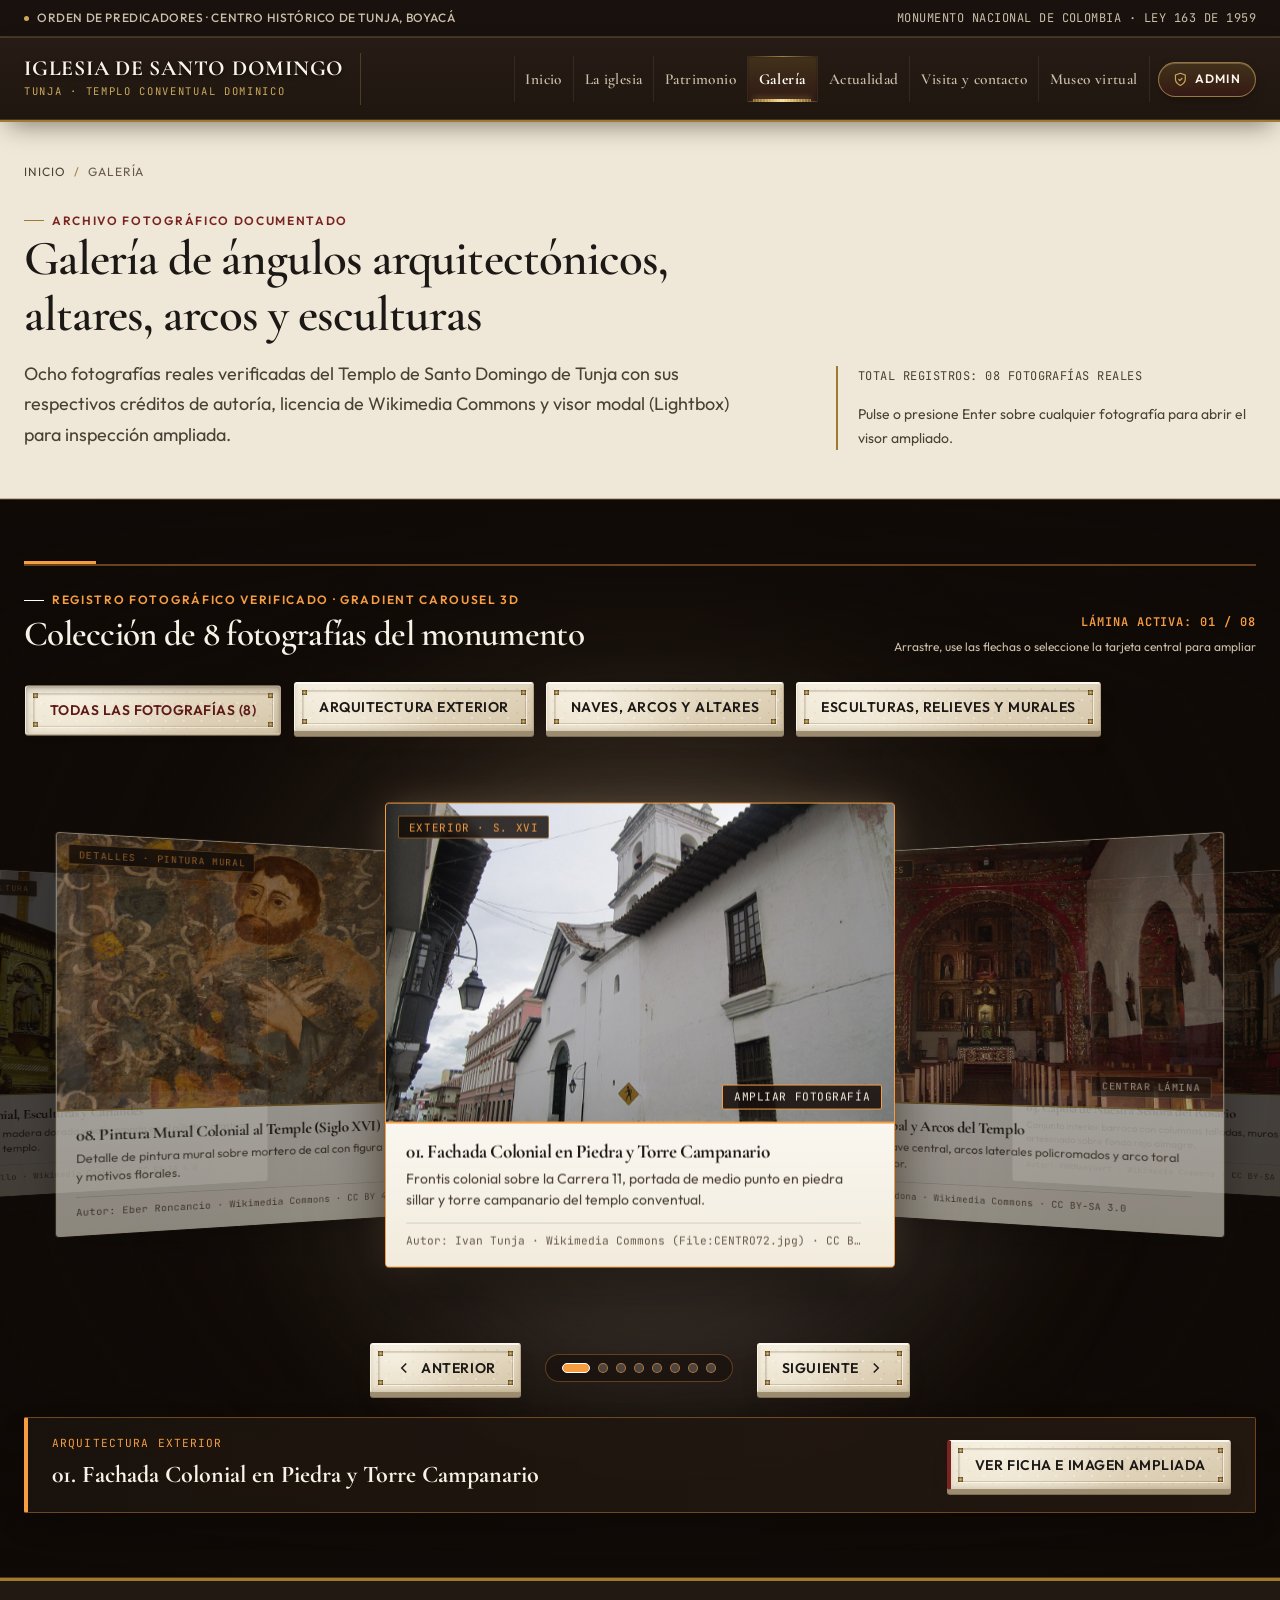
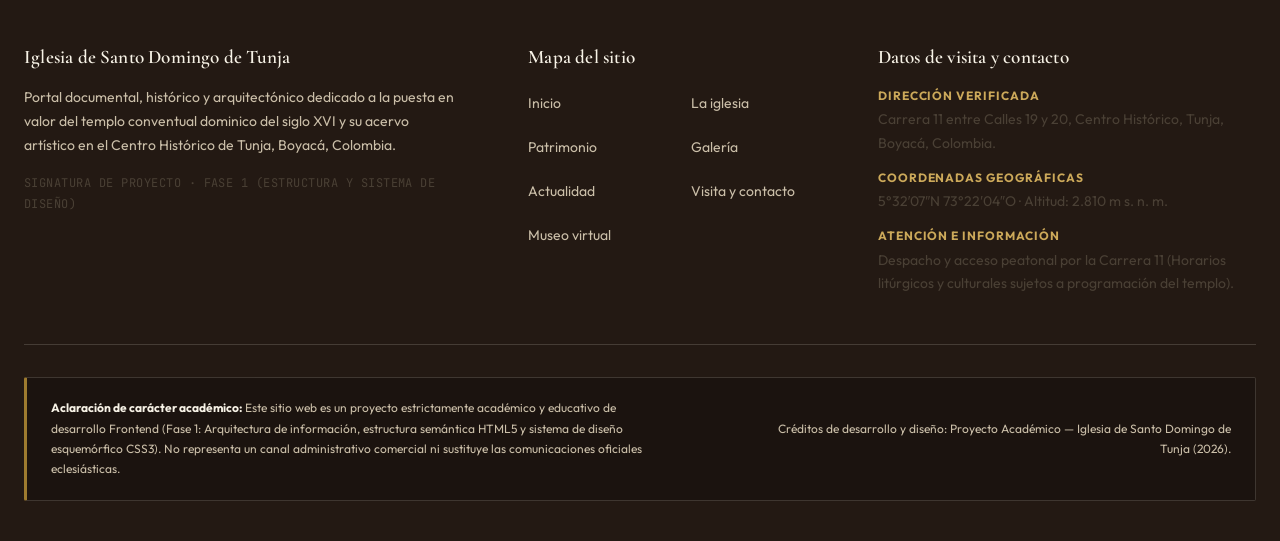
<file: src/main/resources/META-INF/resources/galeria.html>
<!DOCTYPE html>
<html lang="es">
<head>
  <meta charset="UTF-8">
  <meta name="viewport" content="width=device-width, initial-scale=1.0, viewport-fit=cover">
  <meta name="theme-color" media="(prefers-color-scheme: light)" content="#231913">
  <meta name="theme-color" media="(prefers-color-scheme: dark)" content="#18110D">
  <meta name="description" content="Galería fotográfica real de la Iglesia de Santo Domingo de Tunja: fachada, nave principal, Capilla del Rosario, retablos, arcos, artesonado, esculturas y murales.">
  <title>Galería | Iglesia de Santo Domingo de Tunja</title>

  <link rel="preconnect" href="https://fonts.googleapis.com">
  <link rel="preconnect" href="https://fonts.gstatic.com" crossorigin>
  <link href="https://fonts.googleapis.com/css2?family=Cormorant+Garamond:ital,wght@0,500;0,600;0,700;1,400;1,600&family=JetBrains+Mono:wght@400;500&family=Outfit:wght@300;400;500;600&display=swap" rel="stylesheet">

  <link rel="stylesheet" href="./css/main.css">
</head>
<body>
  <a class="skip-link" href="#contenido-principal">Saltar al contenido principal</a>

  <div class="institutional-topbar" role="region" aria-label="Identificación institucional">
    <div class="container institutional-topbar__inner">
      <span class="institutional-topbar__label">
        <span class="institutional-topbar__dot" aria-hidden="true"></span>
        Orden de Predicadores · Centro Histórico de Tunja, Boyacá
      </span>
      <span class="mono-code">MONUMENTO NACIONAL DE COLOMBIA · LEY 163 DE 1959</span>
    </div>
  </div>

  <!-- Encabezado y Menú de Navegación Común -->
  <header class="site-header">
    <div class="container site-header__inner">
      <a class="site-brand" href="./index.html" aria-label="Iglesia de Santo Domingo de Tunja — Ir al inicio">
        <span class="site-brand__text">
          <span class="site-brand__title">Iglesia de Santo Domingo</span>
          <span class="site-brand__subtitle">Tunja · Templo Conventual Dominico</span>
        </span>
      </a>

      <button
        class="nav-toggle"
        type="button"
        data-nav-toggle
        aria-expanded="false"
        aria-controls="menu-principal"
        aria-label="Abrir menú de navegación"
      >
        <svg class="nav-toggle__icon" viewBox="0 0 24 24" fill="none" stroke="currentColor" stroke-width="2" aria-hidden="true">
          <path d="M4 7h16M4 12h16M4 17h16"/>
        </svg>
        <span>Menú</span>
      </button>

      <nav class="site-nav" id="menu-principal" data-site-nav aria-label="Navegación principal">
        <ul class="site-nav__list">
          <li class="site-nav__item">
            <a class="site-nav__link" href="./index.html">Inicio</a>
          </li>
          <li class="site-nav__item">
            <a class="site-nav__link" href="./iglesia.html">La iglesia</a>
          </li>
          <li class="site-nav__item">
            <a class="site-nav__link" href="./patrimonio.html">Patrimonio</a>
          </li>
          <li class="site-nav__item">
            <a class="site-nav__link site-nav__link--active" href="./galeria.html" aria-current="page">Galería</a>
          </li>
          <li class="site-nav__item">
            <a class="site-nav__link" href="./actualidad.html">Actualidad</a>
          </li>
          <li class="site-nav__item">
            <a class="site-nav__link" href="./visita.html">Visita y contacto</a>
          </li>
          <li class="site-nav__item">
            <a class="site-nav__link" href="./museo.html">Museo virtual</a>
          </li>
          <li class="site-nav__item site-nav__item--admin">
            <a class="site-nav__admin-btn" href="./admin.html" aria-label="Acceder al Panel de Administración de Museos">
              <svg class="site-nav__admin-icon" viewBox="0 0 24 24" fill="none" stroke="currentColor" stroke-width="1.9" stroke-linecap="round" stroke-linejoin="round" aria-hidden="true">
                <path d="M12 22s8-4 8-10V5l-8-3-8 3v7c0 6 8 10 8 10z"/>
                <path d="M9.5 12.2 11.2 14l3.6-3.8"/>
              </svg>
              <span>Admin</span>
            </a>
          </li>
        </ul>
      </nav>
    </div>
  </header>

  <main id="contenido-principal">
    <!-- Encabezado de página -->
    <header class="page-masthead">
      <div class="container">
        <nav class="breadcrumbs" aria-label="Ruta de navegación">
          <ol class="breadcrumbs__list">
            <li><a class="breadcrumbs__link" href="./index.html">Inicio</a></li>
            <li aria-current="page">Galería</li>
          </ol>
        </nav>

        <div class="page-masthead__grid">
          <div>
            <span class="eyebrow">Archivo Fotográfico Documentado</span>
            <h1>Galería de ángulos arquitectónicos, altares, arcos y esculturas</h1>
            <p class="page-masthead__lead">
              Ocho fotografías reales verificadas del Templo de Santo Domingo de Tunja con sus respectivos créditos de autoría, licencia de Wikimedia Commons y visor modal (Lightbox) para inspección ampliada.
            </p>
          </div>
          <div class="page-masthead__meta">
            <p class="mono-code">TOTAL REGISTROS: 08 FOTOGRAFÍAS REALES</p>
            <p>Pulse o presione Enter sobre cualquier fotografía para abrir el visor ampliado.</p>
          </div>
        </div>
      </div>
    </header>

    <!-- CARRUSEL 3D "GRADIENT CAROUSEL" (React Bits Pro: gradient-carousel-tw) + CONTROLES ESQUEMÓRFICOS -->
    <section
      class="section-block gallery-carousel-section"
      id="galeria-gradient-section"
      aria-labelledby="galeria-coleccion-titulo"
    >
      <!-- Capa atmosférica de tinte dinámico (extraído de cada tarjeta activa) -->
      <div class="gradient-carousel__ambient" aria-hidden="true">
        <div class="gradient-carousel__orb gradient-carousel__orb--primary" id="gc-orb-primary"></div>
        <div class="gradient-carousel__orb gradient-carousel__orb--secondary" id="gc-orb-secondary"></div>
        <div class="gradient-carousel__vignette"></div>
      </div>

      <div class="container gallery-carousel-section__inner">
        <header class="section-header gallery-carousel-header" data-reveal="text">
          <div class="gallery-carousel-header__top">
            <div>
              <span class="eyebrow">Registro Fotográfico Verificado · Gradient Carousel 3D</span>
              <h2 id="galeria-coleccion-titulo">Colección de 8 fotografías del monumento</h2>
            </div>
            <div class="gallery-carousel-header__status">
              <span class="mono-code" id="gc-active-counter">LÁMINA ACTIVA: 01 / 08</span>
              <span class="gallery-carousel-header__hint">Arrastre, use las flechas o seleccione la tarjeta central para ampliar</span>
            </div>
          </div>
        </header>

        <!-- Barra de filtros con Componente Esquemórfico 1 -->
        <div class="gallery-toolbar" role="toolbar" aria-label="Filtrar fotografías por categoría arquitectónica" data-reveal="text">
          <button type="button" class="skeuo-stone-plaque skeuo-stone-plaque--compact" data-gallery-filter="todas" aria-pressed="true">
            Todas las fotografías (8)
          </button>
          <button type="button" class="skeuo-stone-plaque skeuo-stone-plaque--compact" data-gallery-filter="exterior" aria-pressed="false">
            Arquitectura exterior
          </button>
          <button type="button" class="skeuo-stone-plaque skeuo-stone-plaque--compact" data-gallery-filter="interior" aria-pressed="false">
            Naves, arcos y altares
          </button>
          <button type="button" class="skeuo-stone-plaque skeuo-stone-plaque--compact" data-gallery-filter="detalles" aria-pressed="false">
            Esculturas, relieves y murales
          </button>
        </div>

        <!-- Componente Gradient Carousel 3D (React Bits Pro: gradient-carousel-tw) -->
        <div
          class="gradient-carousel"
          id="gallery-gradient-carousel"
          data-gradient-carousel
          data-max-rotation="28"
          data-max-depth="140"
          data-min-scale="0.92"
          data-card-gap="28"
          data-friction="0.9"
          data-gradient-size="0.65"
          role="region"
          aria-roledescription="carrusel 3D"
          aria-label="Carrusel tridimensional de fotografías históricas del Templo de Santo Domingo"
        >
          <div class="gradient-carousel__stage">
            <div class="gradient-carousel__track" id="gc-track">
              <!-- Fotografía 1: Fachada Colonial -->
              <figure
                class="gallery-card gradient-carousel__card"
                data-gallery-category="exterior"
                data-card-index="0"
                data-tint-primary="214, 168, 102"
                data-tint-secondary="118, 152, 189"
                data-category-label="Arquitectura exterior"
              >
                <button
                  type="button"
                  class="gallery-card__trigger"
                  data-lightbox-trigger
                  data-full-src="./assets/img/fachada-santo-domingo-real.jpg"
                  data-alt="Fotografía exterior de la fachada colonial en piedra y cal y la torre campanario de la Iglesia de Santo Domingo de Tunja"
                  data-title="01. Fachada Colonial en Piedra y Torre Campanario"
                  data-desc="Vista exterior sobre la Carrera 11 que muestra el frontis colonial encalado, el arco de medio punto en piedra sillar de la portada principal y la torre campanario rematada en chapitel piramidal."
                  data-credit="Autor: Ivan Tunja · Fuente: Wikimedia Commons (File:CENTRO72.jpg) · Licencia: CC BY-SA 3.0"
                  aria-label="Ampliar fotografía 01: Fachada Colonial en Piedra y Torre Campanario"
                >
                  <img src="./assets/img/fachada-santo-domingo-real.jpg" alt="Fachada colonial en piedra y cal y torre campanario de la Iglesia de Santo Domingo de Tunja" width="1280" height="960">
                  <span class="gallery-card__category-tag">Exterior · S. XVI</span>
                  <span class="gallery-card__zoom-pill">Ampliar fotografía</span>
                </button>
                <figcaption class="gallery-card__body">
                  <div>
                    <h3 class="gallery-card__title">01. Fachada Colonial en Piedra y Torre Campanario</h3>
                    <p class="gallery-card__desc">Frontis colonial sobre la Carrera 11, portada de medio punto en piedra sillar y torre campanario del templo conventual.</p>
                  </div>
                  <p class="gallery-card__credit">Autor: Ivan Tunja · Wikimedia Commons (File:CENTRO72.jpg) · CC BY-SA 3.0</p>
                </figcaption>
              </figure>

              <!-- Fotografía 2: Nave Principal -->
              <figure
                class="gallery-card gradient-carousel__card"
                data-gallery-category="interior"
                data-card-index="1"
                data-tint-primary="198, 134, 62"
                data-tint-secondary="146, 52, 40"
                data-category-label="Naves, arcos y altares"
              >
                <button
                  type="button"
                  class="gallery-card__trigger"
                  data-lightbox-trigger
                  data-full-src="./assets/img/nave-principal-santo-domingo.jpg"
                  data-alt="Fotografía axial de la nave principal del Templo de Santo Domingo de Tunja con arcos laterales y el arco toral del presbiterio"
                  data-title="02. Nave Principal y Arcos del Templo"
                  data-desc="Perspectiva longitudinal de la nave central que muestra la sillería de madera, los arcos apuntados laterales en rojo y oro, y el gran arco toral que enmarca el presbiterio."
                  data-credit="Autor: Kamilokardona · Fuente: Wikimedia Commons (File:Iglesia de Santo Domingo, Boyacá. Colombia.JPG) · Licencia: CC BY-SA 3.0"
                  aria-label="Ampliar fotografía 02: Nave Principal y Arcos del Templo"
                >
                  <img src="./assets/img/nave-principal-santo-domingo.jpg" alt="Nave principal del Templo de Santo Domingo de Tunja y arcos laterales" width="1280" height="960">
                  <span class="gallery-card__category-tag">Interior · Naves</span>
                  <span class="gallery-card__zoom-pill">Ampliar fotografía</span>
                </button>
                <figcaption class="gallery-card__body">
                  <div>
                    <h3 class="gallery-card__title">02. Nave Principal y Arcos del Templo</h3>
                    <p class="gallery-card__desc">Vista axial de la nave central, arcos laterales policromados y arco toral hacia el altar mayor.</p>
                  </div>
                  <p class="gallery-card__credit">Autor: Kamilokardona · Wikimedia Commons · CC BY-SA 3.0</p>
                </figcaption>
              </figure>

              <!-- Fotografía 3: Capilla del Rosario -->
              <figure
                class="gallery-card gradient-carousel__card"
                data-gallery-category="interior"
                data-card-index="2"
                data-tint-primary="246, 157, 65"
                data-tint-secondary="172, 48, 36"
                data-category-label="Naves, arcos y altares"
              >
                <button
                  type="button"
                  class="gallery-card__trigger"
                  data-lightbox-trigger
                  data-full-src="./assets/img/capilla-del-rosario-real.jpg"
                  data-alt="Fotografía general del interior de la Capilla de Nuestra Señora del Rosario en la Iglesia de Santo Domingo de Tunja"
                  data-title="03. Capilla de Nuestra Señora del Rosario"
                  data-desc="Vista integral del recinto barroco desde el arco de ingreso con fustes tallados en pan de oro, muros laterales con relieves marianos, techumbre mudéjar y retablo de fondo."
                  data-credit="Autor: PMRMaeyaert · Fuente: Wikimedia Commons (File:PMa CO 014 Tunja.jpg) · Licencia: CC BY-SA 4.0"
                  aria-label="Ampliar fotografía 03: Capilla de Nuestra Señora del Rosario"
                >
                  <img src="./assets/img/capilla-del-rosario-real.jpg" alt="Recinto interior de la Capilla de Nuestra Señora del Rosario en Tunja" width="1280" height="960">
                  <span class="gallery-card__category-tag">Interior · Capilla</span>
                  <span class="gallery-card__zoom-pill">Ampliar fotografía</span>
                </button>
                <figcaption class="gallery-card__body">
                  <div>
                    <h3 class="gallery-card__title">03. Capilla de Nuestra Señora del Rosario</h3>
                    <p class="gallery-card__desc">Conjunto interior barroco con columnas talladas, muros dorados y artesonado sobre fondo rojo almagre.</p>
                  </div>
                  <p class="gallery-card__credit">Autor: PMRMaeyaert · Wikimedia Commons · CC BY-SA 4.0</p>
                </figcaption>
              </figure>

              <!-- Fotografía 4: Retablo Mayor en Madera Tallada y Dorada -->
              <figure
                class="gallery-card gradient-carousel__card"
                data-gallery-category="interior"
                data-card-index="3"
                data-tint-primary="232, 168, 56"
                data-tint-secondary="148, 92, 32"
                data-category-label="Naves, arcos y altares"
              >
                <button
                  type="button"
                  class="gallery-card__trigger"
                  data-lightbox-trigger
                  data-full-src="./assets/img/retablo-mayor-dorado.jpg"
                  data-alt="Fotografía frontal del Retablo Mayor en madera tallada y dorada con hornacinas y columnas salomónicas"
                  data-title="04. Retablo Mayor en Madera Tallada y Dorada"
                  data-desc="Altar monumental tallado en madera de cedro y recubierto con hojilla de oro, articulado en tres calles con hornacinas de santos dominicos, crucifijo y artesonado."
                  data-credit="Autor: Eber Roncancio · Fuente: Wikimedia Commons (File:Altar de la Iglesia de Santo Domingo, Tunja.jpg) · Licencia: CC BY 4.0"
                  aria-label="Ampliar fotografía 04: Retablo Mayor en Madera Tallada y Dorada"
                >
                  <img src="./assets/img/retablo-mayor-dorado.jpg" alt="Retablo Mayor en madera tallada y dorada de la Iglesia de Santo Domingo" width="1280" height="853">
                  <span class="gallery-card__category-tag">Interior · Retablo Mayor</span>
                  <span class="gallery-card__zoom-pill">Ampliar fotografía</span>
                </button>
                <figcaption class="gallery-card__body">
                  <div>
                    <h3 class="gallery-card__title">04. Retablo Mayor en Madera Tallada y Dorada</h3>
                    <p class="gallery-card__desc">Retablo de tres calles con columnas salomónicas, hornacinas e imaginería policromada.</p>
                  </div>
                  <p class="gallery-card__credit">Autor: Eber Roncancio · Wikimedia Commons · CC BY 4.0</p>
                </figcaption>
              </figure>

              <!-- Fotografía 5: Arco Toral y Tribuna en Madera Dorada -->
              <figure
                class="gallery-card gradient-carousel__card"
                data-gallery-category="interior"
                data-card-index="4"
                data-tint-primary="224, 152, 60"
                data-tint-secondary="136, 68, 34"
                data-category-label="Naves, arcos y altares"
              >
                <button
                  type="button"
                  class="gallery-card__trigger"
                  data-lightbox-trigger
                  data-full-src="./assets/img/arco-toral-capilla.jpg"
                  data-alt="Fotografía de los arcos torales tallados y dorados, la tribuna abalaustrada y la vista transversal hacia las naves del templo"
                  data-title="05. Arcos Torales y Tribuna en Madera Dorada"
                  data-desc="Perspectiva transversal desde la Capilla del Rosario hacia las naves del templo, destacando el intradós de los arcos revestidos con florones dorados y el balcón coral."
                  data-credit="Autor: Stefanrevollo · Fuente: Wikimedia Commons (File:Santo Domingo & Capilla del Rosario 14.JPG) · Licencia: CC BY-SA 4.0"
                  aria-label="Ampliar fotografía 05: Arcos Torales y Tribuna en Madera Dorada"
                >
                  <img src="./assets/img/arco-toral-capilla.jpg" alt="Arcos torales tallados y dorados y tribuna de la Iglesia de Santo Domingo" width="848" height="1280">
                  <span class="gallery-card__category-tag">Interior · Arcos Torales</span>
                  <span class="gallery-card__zoom-pill">Ampliar fotografía</span>
                </button>
                <figcaption class="gallery-card__body">
                  <div>
                    <h3 class="gallery-card__title">05. Arcos Torales y Tribuna en Madera Dorada</h3>
                    <p class="gallery-card__desc">Intradós de arcos ornamentados con rosetones de oro, balcón abalaustrado y paso hacia las naves.</p>
                  </div>
                  <p class="gallery-card__credit">Autor: Stefanrevollo · Wikimedia Commons · CC BY-SA 4.0</p>
                </figcaption>
              </figure>

              <!-- Fotografía 6: Artesonado Mudéjar y Cartelas Marianas -->
              <figure
                class="gallery-card gradient-carousel__card"
                data-gallery-category="detalles"
                data-card-index="5"
                data-tint-primary="204, 78, 52"
                data-tint-secondary="238, 168, 68"
                data-category-label="Esculturas, relieves y murales"
              >
                <button
                  type="button"
                  class="gallery-card__trigger"
                  data-lightbox-trigger
                  data-full-src="./assets/img/artesonado-mudejar-real.jpg"
                  data-alt="Fotografía en contrapicado del artesonado mudéjar con casetones octogonales dorados y cartelas con la inscripción AVE MRA GRA"
                  data-title="06. Artesonado Mudéjar y Friso Epigráfico Mariano"
                  data-desc="Detalle de la cubierta de carpintería hispano-mudéjar con casetones octogonales, crucetas talladas en hojilla de oro sobre fondo rojo y cartelas con la inscripción AVE MRA GRA."
                  data-credit="Autor: Stefanrevollo · Fuente: Wikimedia Commons (File:Santo Domingo & Capilla del Rosario 06.JPG) · Licencia: CC BY-SA 4.0"
                  aria-label="Ampliar fotografía 06: Artesonado Mudéjar y Friso Epigráfico Mariano"
                >
                  <img src="./assets/img/artesonado-mudejar-real.jpg" alt="Artesonado mudéjar de casetones octogonales dorados sobre fondo rojo" width="1280" height="848">
                  <span class="gallery-card__category-tag">Detalles · Artesonado</span>
                  <span class="gallery-card__zoom-pill">Ampliar fotografía</span>
                </button>
                <figcaption class="gallery-card__body">
                  <div>
                    <h3 class="gallery-card__title">06. Artesonado Mudéjar y Friso Epigráfico Mariano</h3>
                    <p class="gallery-card__desc">Cubierta de par y nudillo con casetones octogonales, florones en pan de oro y cartelas «AVE MRA GRA».</p>
                  </div>
                  <p class="gallery-card__credit">Autor: Stefanrevollo · Wikimedia Commons · CC BY-SA 4.0</p>
                </figcaption>
              </figure>

              <!-- Fotografía 7: Púlpito Colonial, Esculturas de Santos y Cariátides -->
              <figure
                class="gallery-card gradient-carousel__card"
                data-gallery-category="detalles"
                data-card-index="6"
                data-tint-primary="218, 146, 54"
                data-tint-secondary="158, 56, 44"
                data-category-label="Esculturas, relieves y murales"
              >
                <button
                  type="button"
                  class="gallery-card__trigger"
                  data-lightbox-trigger
                  data-full-src="./assets/img/pulpito-esculturas-santo-domingo.jpg"
                  data-alt="Fotografía del púlpito colonial tallado y dorado con esculturas en relieve de santos y pilastra con cariátides indígenas"
                  data-title="07. Púlpito Colonial, Esculturas y Cariátides"
                  data-desc="Conjunto escultórico integrado por el púlpito dorado con hornacinas de santos doctores, tornavoz tallado y pilastra con cariátides antropomorfas y cestos de frutos."
                  data-credit="Autor: Stefanrevollo · Fuente: Wikimedia Commons (File:Santo Domingo & Capilla del Rosario 30.JPG) · Licencia: CC BY-SA 4.0"
                  aria-label="Ampliar fotografía 07: Púlpito Colonial, Esculturas y Cariátides"
                >
                  <img src="./assets/img/pulpito-esculturas-santo-domingo.jpg" alt="Púlpito colonial con esculturas de santos y pilastra con cariátides doradas" width="760" height="1280">
                  <span class="gallery-card__category-tag">Detalles · Escultura</span>
                  <span class="gallery-card__zoom-pill">Ampliar fotografía</span>
                </button>
                <figcaption class="gallery-card__body">
                  <div>
                    <h3 class="gallery-card__title">07. Púlpito Colonial, Esculturas y Cariátides</h3>
                    <p class="gallery-card__desc">Talla escultórica en madera dorada y policromada en el púlpito y pilastras antropomorfas del templo.</p>
                  </div>
                  <p class="gallery-card__credit">Autor: Stefanrevollo · Wikimedia Commons · CC BY-SA 4.0</p>
                </figcaption>
              </figure>

              <!-- Fotografía 8: Pintura Mural Colonial al Temple -->
              <figure
                class="gallery-card gradient-carousel__card"
                data-gallery-category="detalles"
                data-card-index="7"
                data-tint-primary="194, 152, 108"
                data-tint-secondary="142, 84, 62"
                data-category-label="Esculturas, relieves y murales"
              >
                <button
                  type="button"
                  class="gallery-card__trigger"
                  data-lightbox-trigger
                  data-full-src="./assets/img/pintura-mural-colonial.png"
                  data-alt="Fotografía en primer plano de la pintura mural colonial al temple del siglo XVI en la Iglesia de Santo Domingo de Tunja"
                  data-title="08. Pintura Mural Colonial al Temple (Siglo XVI)"
                  data-desc="Registro directo de la pintura mural del siglo XVI ejecutada al temple sobre revoque de cal, con la efigie de un fraile dominico rodeado de rosetones florales."
                  data-credit="Autor: Eber Roncancio · Fuente: Wikimedia Commons (File:Arte colonial en la Iglesia de Santo Domingo, Tunja.png) · Licencia: CC BY 4.0"
                  aria-label="Ampliar fotografía 08: Pintura Mural Colonial al Temple (Siglo XVI)"
                >
                  <img src="./assets/img/pintura-mural-colonial.png" alt="Pintura mural colonial al temple del siglo XVI en la Iglesia de Santo Domingo de Tunja" width="1280" height="853">
                  <span class="gallery-card__category-tag">Detalles · Pintura Mural</span>
                  <span class="gallery-card__zoom-pill">Ampliar fotografía</span>
                </button>
                <figcaption class="gallery-card__body">
                  <div>
                    <h3 class="gallery-card__title">08. Pintura Mural Colonial al Temple (Siglo XVI)</h3>
                    <p class="gallery-card__desc">Detalle de pintura mural sobre mortero de cal con figura de fraile dominico y motivos florales.</p>
                  </div>
                  <p class="gallery-card__credit">Autor: Eber Roncancio · Wikimedia Commons · CC BY 4.0</p>
                </figcaption>
              </figure>
            </div>
          </div>

          <!-- Controles de navegación 3D e indicador de lámina activa -->
          <div class="gradient-carousel__controls" aria-label="Controles del carrusel fotográfico">
            <button
              type="button"
              class="skeuo-stone-plaque skeuo-stone-plaque--compact gradient-carousel__nav-btn"
              data-carousel-prev
              aria-label="Fotografía anterior"
            >
              <svg width="18" height="18" viewBox="0 0 24 24" fill="none" stroke="currentColor" stroke-width="2" aria-hidden="true">
                <path d="M15 18l-6-6 6-6"/>
              </svg>
              <span>Anterior</span>
            </button>

            <div class="gradient-carousel__pagination" role="tablist" aria-label="Selector rápido de lámina" data-carousel-dots></div>

            <button
              type="button"
              class="skeuo-stone-plaque skeuo-stone-plaque--compact gradient-carousel__nav-btn"
              data-carousel-next
              aria-label="Fotografía siguiente"
            >
              <span>Siguiente</span>
              <svg width="18" height="18" viewBox="0 0 24 24" fill="none" stroke="currentColor" stroke-width="2" aria-hidden="true">
                <path d="M9 18l6-6-6-6"/>
              </svg>
            </button>
          </div>

          <!-- Barra de acción e inspección documental de la lámina central activa -->
          <div class="gradient-carousel__active-bar">
            <div class="gradient-carousel__active-summary">
              <span class="mono-code gradient-carousel__active-cat" id="gc-active-category">ARQUITECTURA EXTERIOR</span>
              <p class="gradient-carousel__active-title" id="gc-active-title">01. Fachada Colonial en Piedra y Torre Campanario</p>
            </div>
            <button
              type="button"
              class="skeuo-stone-plaque skeuo-stone-plaque--compact skeuo-stone-plaque--primary"
              data-carousel-inspect
              aria-label="Abrir visor ampliado con la información histórica completa de la fotografía activa"
            >
              <span>Ver ficha e imagen ampliada</span>
            </button>
          </div>
        </div>

        <!-- Estado vacío accesible si un filtro no arroja resultados -->
        <div id="galeria-estado-vacio" class="empty-state-ledger" hidden role="status" aria-live="polite">
          <h3>No se encontraron fotografías en esta categoría</h3>
          <p>Seleccione el filtro «Todas las fotografías» para restablecer la visualización completa de la galería.</p>
        </div>
      </div>
    </section>

    <!-- MODAL / LIGHTBOX BASE ACCESIBLE (<dialog>) -->
    <dialog class="lightbox-modal" id="galeria-lightbox" aria-labelledby="lightbox-titulo" aria-describedby="lightbox-descripcion">
      <div class="lightbox-modal__shell">
        <div class="lightbox-modal__topbar">
          <span class="lightbox-modal__counter" id="lightbox-contador">Fotografía 1 de 8</span>
          <button type="button" class="lightbox-modal__close" data-lightbox-close aria-label="Cerrar visor de imagen ampliada">
            <svg width="18" height="18" viewBox="0 0 24 24" fill="none" stroke="currentColor" stroke-width="2" aria-hidden="true">
              <path d="M18 6L6 18M6 6l12 12"/>
            </svg>
            <span>Cerrar visor (Esc)</span>
          </button>
        </div>

        <div class="skeuo-carved-wood-frame">
          <div class="skeuo-carved-wood-frame__mat lightbox-modal__figure-wrap">
            <img id="lightbox-imagen" src="./assets/img/fachada-santo-domingo-real.jpg" alt="" width="1280" height="960">
          </div>
        </div>

        <div class="lightbox-modal__info">
          <h3 class="lightbox-modal__title" id="lightbox-titulo">Título de la fotografía</h3>
          <p class="lightbox-modal__desc" id="lightbox-descripcion">Descripción detallada de la fotografía seleccionada.</p>
          <p class="lightbox-modal__credit" id="lightbox-credito">Créditos documentales de la fotografía.</p>
        </div>
      </div>
    </dialog>
  </main>

  <!-- Pie de Página (Footer) Común e Idéntico -->
  <footer class="site-footer">
    <div class="container">
      <div class="site-footer__grid">
        <div>
          <h2 class="site-footer__heading">Iglesia de Santo Domingo de Tunja</h2>
          <p class="site-footer__text">
            Portal documental, histórico y arquitectónico dedicado a la puesta en valor del templo conventual dominico del siglo XVI y su acervo artístico en el Centro Histórico de Tunja, Boyacá, Colombia.
          </p>
          <p class="mono-code">SIGNATURA DE PROYECTO · FASE 1 (ESTRUCTURA Y SISTEMA DE DISEÑO)</p>
        </div>

        <nav aria-label="Navegación del pie de página">
          <h2 class="site-footer__heading">Mapa del sitio</h2>
          <ul class="site-footer__nav">
            <li><a class="site-footer__link" href="./index.html">Inicio</a></li>
            <li><a class="site-footer__link" href="./iglesia.html">La iglesia</a></li>
            <li><a class="site-footer__link" href="./patrimonio.html">Patrimonio</a></li>
            <li><a class="site-footer__link" href="./galeria.html">Galería</a></li>
            <li><a class="site-footer__link" href="./actualidad.html">Actualidad</a></li>
            <li><a class="site-footer__link" href="./visita.html">Visita y contacto</a></li>
            <li><a class="site-footer__link" href="./museo.html">Museo virtual</a></li>
          </ul>
        </nav>

        <div>
          <h2 class="site-footer__heading">Datos de visita y contacto</h2>
          <ul class="footer-contact-list">
            <li>
              <strong>Dirección verificada</strong>
              Carrera 11 entre Calles 19 y 20, Centro Histórico, Tunja, Boyacá, Colombia.
            </li>
            <li>
              <strong>Coordenadas geográficas</strong>
              5°32′07″N 73°22′04″O · Altitud: 2.810 m s. n. m.
            </li>
            <li>
              <strong>Atención e información</strong>
              Despacho y acceso peatonal por la Carrera 11 (Horarios litúrgicos y culturales sujetos a programación del templo).
            </li>
          </ul>
        </div>
      </div>

      <div class="site-footer__academic">
        <p>
          <strong>Aclaración de carácter académico:</strong> Este sitio web es un proyecto estrictamente académico y educativo de desarrollo Frontend (Fase 1: Arquitectura de información, estructura semántica HTML5 y sistema de diseño esquemórfico CSS3). No representa un canal administrativo comercial ni sustituye las comunicaciones oficiales eclesiásticas.
        </p>
        <div class="site-footer__credits">
          <span>Créditos de desarrollo y diseño: Proyecto Académico — Iglesia de Santo Domingo de Tunja (2026).</span>
        </div>
      </div>
    </div>
  </footer>

  <script src="./js/main.js" defer></script>
  <script src="./js/gallery-lightbox.js" defer></script>
  <script src="./js/scroll-animations.js" defer></script>
</body>
</html>
</file>
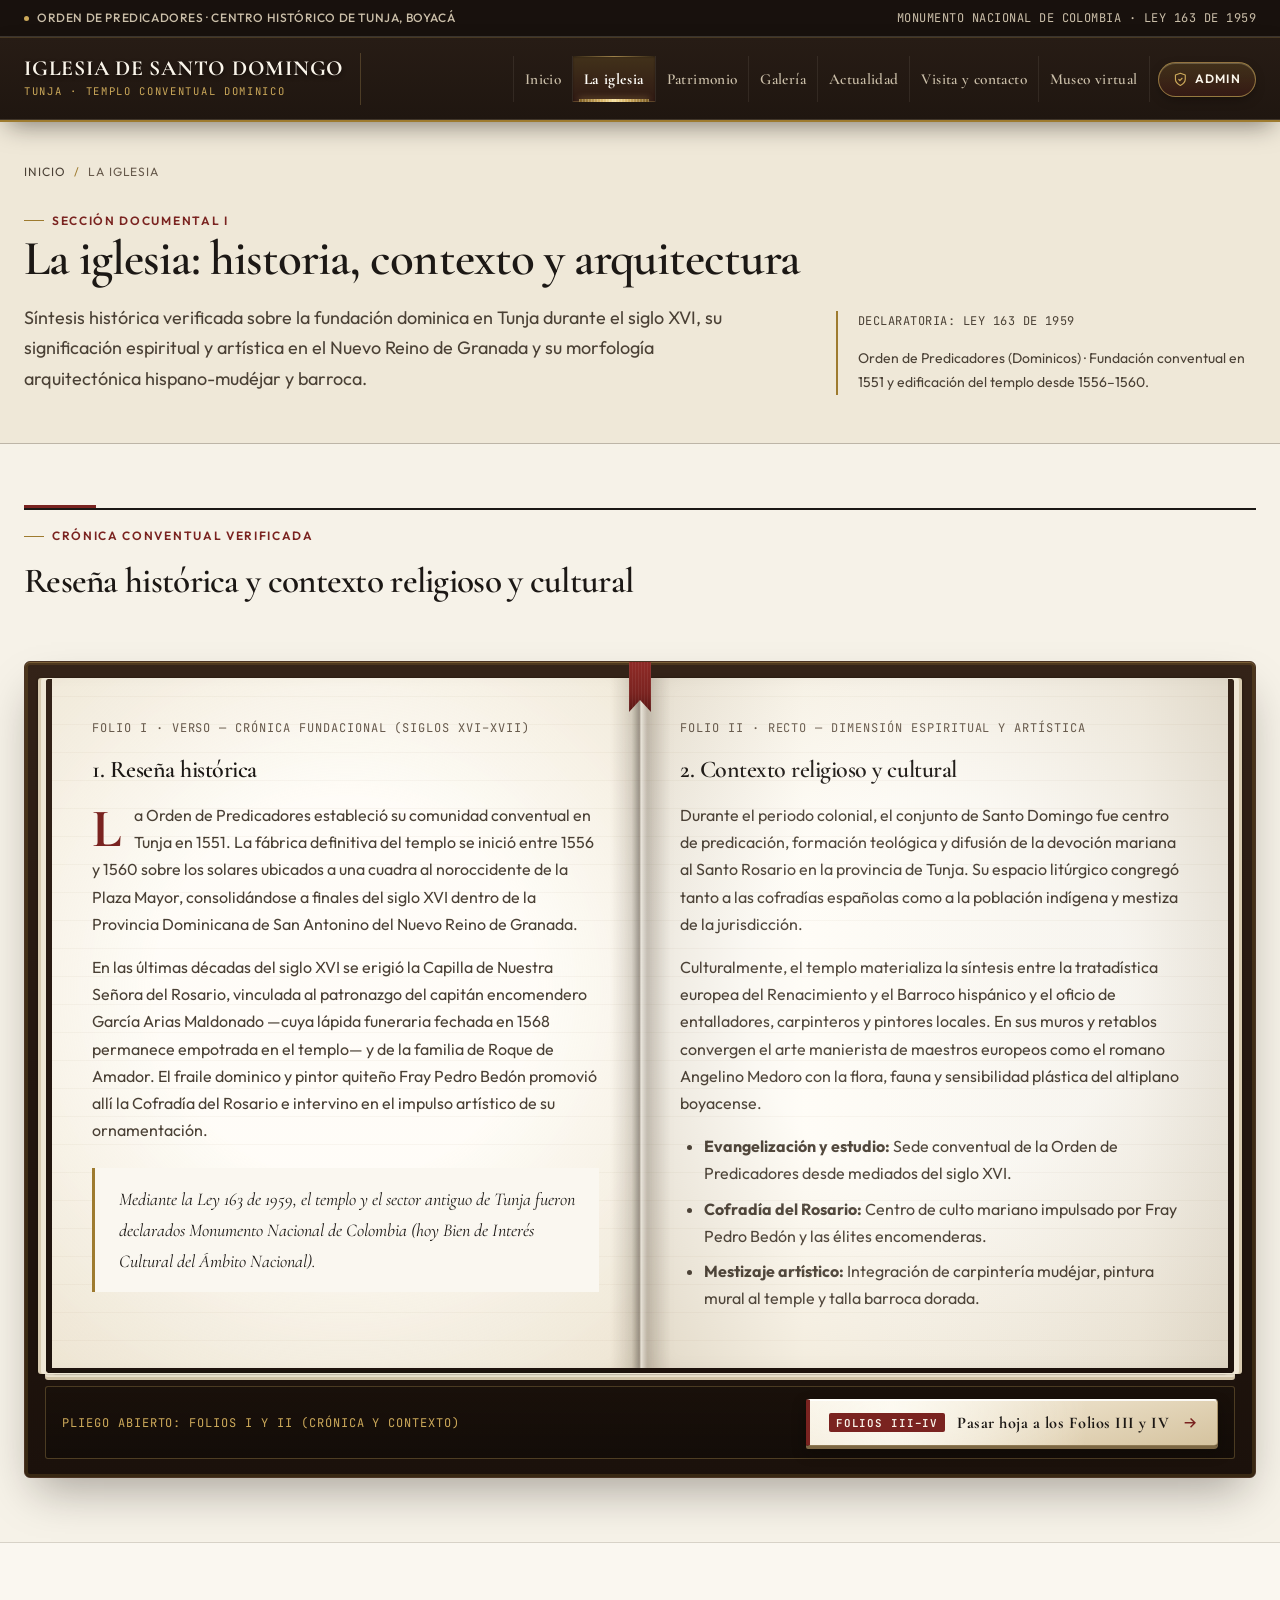
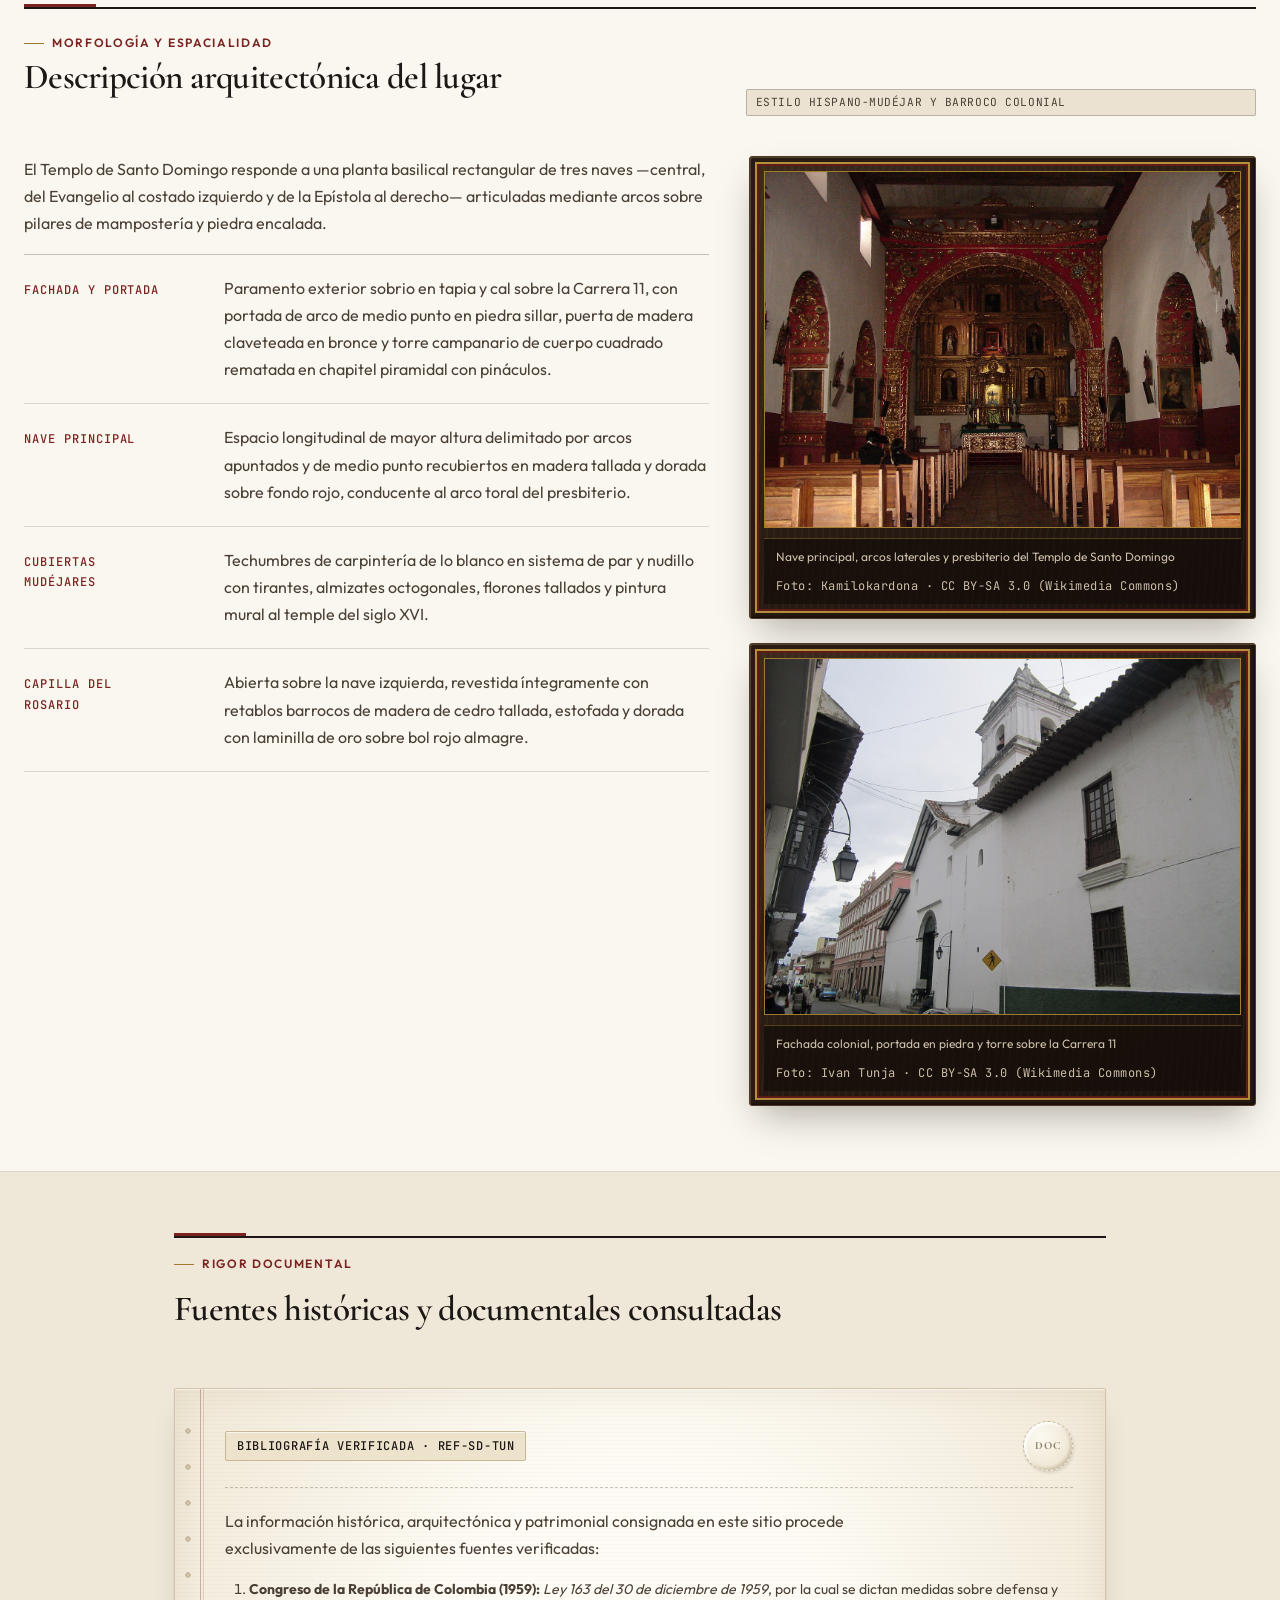
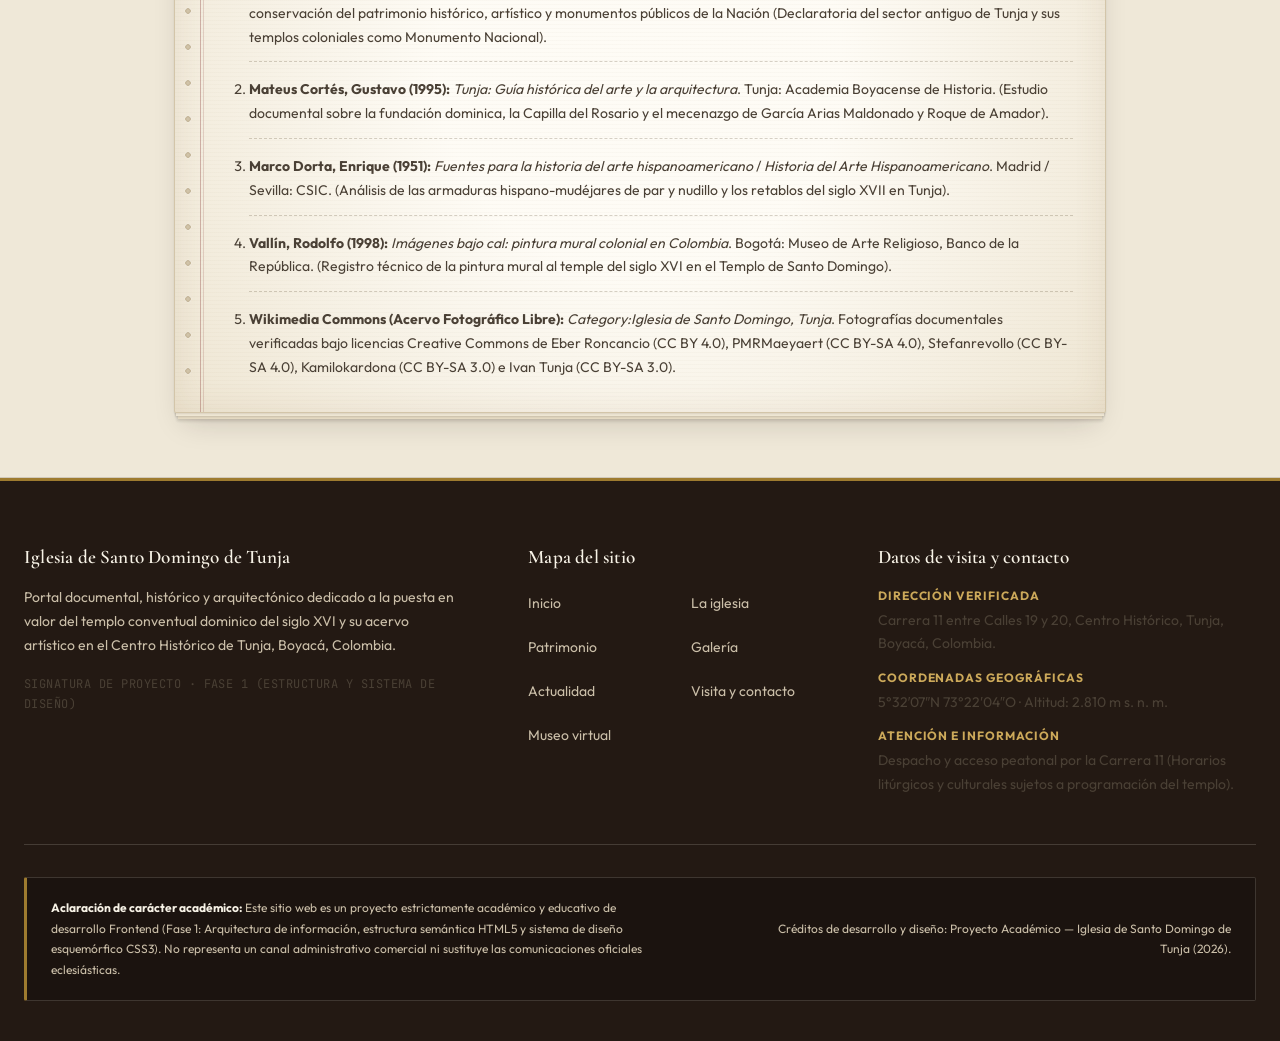
<file: src/main/resources/META-INF/resources/iglesia.html>
<!DOCTYPE html>
<html lang="es">
<head>
  <meta charset="UTF-8">
  <meta name="viewport" content="width=device-width, initial-scale=1.0, viewport-fit=cover">
  <meta name="theme-color" media="(prefers-color-scheme: light)" content="#231913">
  <meta name="theme-color" media="(prefers-color-scheme: dark)" content="#18110D">
  <meta name="description" content="Reseña histórica verificada, contexto religioso y cultural, descripción arquitectónica hispano-mudéjar y fuentes documentales de la Iglesia de Santo Domingo de Tunja.">
  <title>La iglesia | Iglesia de Santo Domingo de Tunja</title>

  <link rel="preconnect" href="https://fonts.googleapis.com">
  <link rel="preconnect" href="https://fonts.gstatic.com" crossorigin>
  <link href="https://fonts.googleapis.com/css2?family=Cormorant+Garamond:ital,wght@0,500;0,600;0,700;1,400;1,600&family=JetBrains+Mono:wght@400;500&family=Outfit:wght@300;400;500;600&display=swap" rel="stylesheet">

  <link rel="stylesheet" href="./css/main.css">
</head>
<body>
  <a class="skip-link" href="#contenido-principal">Saltar al contenido principal</a>

  <div class="institutional-topbar" role="region" aria-label="Identificación institucional">
    <div class="container institutional-topbar__inner">
      <span class="institutional-topbar__label">
        <span class="institutional-topbar__dot" aria-hidden="true"></span>
        Orden de Predicadores · Centro Histórico de Tunja, Boyacá
      </span>
      <span class="mono-code">MONUMENTO NACIONAL DE COLOMBIA · LEY 163 DE 1959</span>
    </div>
  </div>

  <!-- Encabezado y Menú de Navegación Común -->
  <header class="site-header">
    <div class="container site-header__inner">
      <a class="site-brand" href="./index.html" aria-label="Iglesia de Santo Domingo de Tunja — Ir al inicio">
        <span class="site-brand__text">
          <span class="site-brand__title">Iglesia de Santo Domingo</span>
          <span class="site-brand__subtitle">Tunja · Templo Conventual Dominico</span>
        </span>
      </a>

      <button
        class="nav-toggle"
        type="button"
        data-nav-toggle
        aria-expanded="false"
        aria-controls="menu-principal"
        aria-label="Abrir menú de navegación"
      >
        <svg class="nav-toggle__icon" viewBox="0 0 24 24" fill="none" stroke="currentColor" stroke-width="2" aria-hidden="true">
          <path d="M4 7h16M4 12h16M4 17h16"/>
        </svg>
        <span>Menú</span>
      </button>

      <nav class="site-nav" id="menu-principal" data-site-nav aria-label="Navegación principal">
        <ul class="site-nav__list">
          <li class="site-nav__item">
            <a class="site-nav__link" href="./index.html">Inicio</a>
          </li>
          <li class="site-nav__item">
            <a class="site-nav__link site-nav__link--active" href="./iglesia.html" aria-current="page">La iglesia</a>
          </li>
          <li class="site-nav__item">
            <a class="site-nav__link" href="./patrimonio.html">Patrimonio</a>
          </li>
          <li class="site-nav__item">
            <a class="site-nav__link" href="./galeria.html">Galería</a>
          </li>
          <li class="site-nav__item">
            <a class="site-nav__link" href="./actualidad.html">Actualidad</a>
          </li>
          <li class="site-nav__item">
            <a class="site-nav__link" href="./visita.html">Visita y contacto</a>
          </li>
          <li class="site-nav__item">
            <a class="site-nav__link" href="./museo.html">Museo virtual</a>
          </li>
          <li class="site-nav__item site-nav__item--admin">
            <a class="site-nav__admin-btn" href="./admin.html" aria-label="Acceder al Panel de Administración de Museos">
              <svg class="site-nav__admin-icon" viewBox="0 0 24 24" fill="none" stroke="currentColor" stroke-width="1.9" stroke-linecap="round" stroke-linejoin="round" aria-hidden="true">
                <path d="M12 22s8-4 8-10V5l-8-3-8 3v7c0 6 8 10 8 10z"/>
                <path d="M9.5 12.2 11.2 14l3.6-3.8"/>
              </svg>
              <span>Admin</span>
            </a>
          </li>
        </ul>
      </nav>
    </div>
  </header>

  <main id="contenido-principal">
    <!-- Encabezado de página -->
    <header class="page-masthead">
      <div class="container">
        <nav class="breadcrumbs" aria-label="Ruta de navegación">
          <ol class="breadcrumbs__list">
            <li><a class="breadcrumbs__link" href="./index.html">Inicio</a></li>
            <li aria-current="page">La iglesia</li>
          </ol>
        </nav>

        <div class="page-masthead__grid">
          <div>
            <span class="eyebrow">Sección Documental I</span>
            <h1>La iglesia: historia, contexto y arquitectura</h1>
            <p class="page-masthead__lead">
              Síntesis histórica verificada sobre la fundación dominica en Tunja durante el siglo XVI, su significación espiritual y artística en el Nuevo Reino de Granada y su morfología arquitectónica hispano-mudéjar y barroca.
            </p>
          </div>
          <div class="page-masthead__meta">
            <p class="mono-code">DECLARATORIA: LEY 163 DE 1959</p>
            <p>Orden de Predicadores (Dominicos) · Fundación conventual en 1551 y edificación del templo desde 1556–1560.</p>
          </div>
        </div>
      </div>
    </header>

    <!-- 1 y 2. RESEÑA HISTÓRICA Y CONTEXTO RELIGIOSO/CULTURAL
         Presentados en el Componente Esquemórfico 3: Códice / Libro Coral Abierto -->
    <section class="section-block" aria-labelledby="codice-historia-titulo">
      <div class="container">
        <header class="section-header" data-reveal="text">
          <span class="eyebrow">Crónica Conventual Verificada</span>
          <h2 id="codice-historia-titulo">Reseña histórica y contexto religioso y cultural</h2>
        </header>

        <div
          class="skeuo-open-codex"
          role="region"
          aria-label="Pliego documental interactivo en formato de libro coral abierto"
          data-codex-book
          data-status-default="PLIEGO ABIERTO: FOLIOS I Y II (CRÓNICA Y CONTEXTO)"
          data-status-flipped="PLIEGO ABIERTO: FOLIOS III Y IV (MECENAZGO Y DECLARATORIA)"
          data-reveal="text"
        >
          <div class="skeuo-open-codex__ribbon" aria-hidden="true"></div>

          <div class="skeuo-open-codex__spread">
            <!-- FOLIO I (Base Izquierda - Verso Inicial): Reseña histórica -->
            <article class="skeuo-open-codex__page skeuo-open-codex__page--base-left" aria-labelledby="folio-reseña-titulo">
              <span class="skeuo-open-codex__folio-num">FOLIO I · VERSO — CRÓNICA FUNDACIONAL (SIGLOS XVI–XVII)</span>
              <h3 id="folio-reseña-titulo">1. Reseña histórica</h3>
              <p class="dropcap-paragraph">
                La Orden de Predicadores estableció su comunidad conventual en Tunja en 1551. La fábrica definitiva del templo se inició entre 1556 y 1560 sobre los solares ubicados a una cuadra al noroccidente de la Plaza Mayor, consolidándose a finales del siglo XVI dentro de la Provincia Dominicana de San Antonino del Nuevo Reino de Granada.
              </p>
              <p>
                En las últimas décadas del siglo XVI se erigió la Capilla de Nuestra Señora del Rosario, vinculada al patronazgo del capitán encomendero García Arias Maldonado —cuya lápida funeraria fechada en 1568 permanece empotrada en el templo— y de la familia de Roque de Amador. El fraile dominico y pintor quiteño Fray Pedro Bedón promovió allí la Cofradía del Rosario e intervino en el impulso artístico de su ornamentación.
              </p>
              <blockquote>
                Mediante la Ley 163 de 1959, el templo y el sector antiguo de Tunja fueron declarados Monumento Nacional de Colombia (hoy Bien de Interés Cultural del Ámbito Nacional).
              </blockquote>
            </article>

            <!-- HOJA BATIENTE 3D (Gira -180deg sobre el eje izquierdo) -->
            <div class="skeuo-codex-sheet">
              <!-- Cara Frontal de la Hoja (Folio II - Recto Inicial) -->
              <article class="skeuo-open-codex__page skeuo-codex-sheet__face skeuo-codex-sheet__face--front" aria-labelledby="folio-contexto-titulo">
                <div>
                  <span class="skeuo-open-codex__folio-num">FOLIO II · RECTO — DIMENSIÓN ESPIRITUAL Y ARTÍSTICA</span>
                  <h3 id="folio-contexto-titulo">2. Contexto religioso y cultural</h3>
                  <p>
                    Durante el periodo colonial, el conjunto de Santo Domingo fue centro de predicación, formación teológica y difusión de la devoción mariana al Santo Rosario en la provincia de Tunja. Su espacio litúrgico congregó tanto a las cofradías españolas como a la población indígena y mestiza de la jurisdicción.
                  </p>
                  <p>
                    Culturalmente, el templo materializa la síntesis entre la tratadística europea del Renacimiento y el Barroco hispánico y el oficio de entalladores, carpinteros y pintores locales. En sus muros y retablos convergen el arte manierista de maestros europeos como el romano Angelino Medoro con la flora, fauna y sensibilidad plástica del altiplano boyacense.
                  </p>
                  <ul aria-label="Ejes verificados del contexto cultural">
                    <li><strong>Evangelización y estudio:</strong> Sede conventual de la Orden de Predicadores desde mediados del siglo XVI.</li>
                    <li><strong>Cofradía del Rosario:</strong> Centro de culto mariano impulsado por Fray Pedro Bedón y las élites encomenderas.</li>
                    <li><strong>Mestizaje artístico:</strong> Integración de carpintería mudéjar, pintura mural al temple y talla barroca dorada.</li>
                  </ul>
                </div>
              </article>

              <!-- Cara Posterior de la Hoja (Folio III - Verso revelado al girar la hoja) -->
              <article class="skeuo-open-codex__page skeuo-codex-sheet__face skeuo-codex-sheet__face--back" aria-labelledby="folio-mecenazgo-titulo">
                <div>
                  <span class="skeuo-open-codex__folio-num">FOLIO III · VERSO — MECENAZGO Y OBRADORES DEL SIGLO XVII</span>
                  <h3 id="folio-mecenazgo-titulo">3. Patronazgo histórico y talleres coloniales</h3>
                  <p>
                    La consolidación ornamental del templo y de la Capilla del Rosario a lo largo del siglo XVII articuló el aporte de encomenderos fundadores con el trabajo especializado de entalladores, doradores y pintores activos en Tunja y Santafé.
                  </p>
                  <p>
                    La lápida sepulcral del capitán García Arias Maldonado (1568) y la dotación testamentaria de Roque de Amador testimonian el vínculo entre las cofradías dominicas y la memoria funeraria del siglo XVI. En sus altares se documentan lienzos y relieves atribuidos a talleres santafereños y tunjanos formados bajo la huella de Fray Pedro Bedón y Angelino Medoro.
                  </p>
                  <ul aria-label="Hitos documentales del Folio III">
                    <li><strong>1551:</strong> Fundación del Convento de Santo Domingo en Tunja.</li>
                    <li><strong>1556–1560:</strong> Inicio de la fábrica mural y naves del templo conventual.</li>
                    <li><strong>1568:</strong> Inscripción epigráfica de García Arias Maldonado en la capilla.</li>
                  </ul>
                </div>
              </article>
            </div>

            <!-- FOLIO IV (Base Derecha - Recto revelado al pasar la hoja) -->
            <article class="skeuo-open-codex__page skeuo-open-codex__page--base-right" aria-labelledby="folio-salvaguardia-titulo">
              <span class="skeuo-open-codex__folio-num">FOLIO IV · RECTO — PROTECCIÓN LEGAL Y CONSERVACIÓN</span>
              <h3 id="folio-salvaguardia-titulo">4. Declaratoria monumental y preservación</h3>
              <p>
                En reconocimiento a su integridad arquitectónica hispano-mudéjar y a la singularidad de su repertorio retablístico y mural, el Templo de Santo Domingo quedó amparado como Monumento Nacional de Colombia mediante la Ley 163 de 1959.
              </p>
              <p>
                Durante la segunda mitad del siglo XX se adelantaron campañas técnicas de restauración y liberación de estratos pictóricos murales del siglo XVI que permanecían cubiertos bajo capas de cal, documentadas por investigadores como Gustavo Mateus Cortés y Rodolfo Vallín.
              </p>
              <blockquote>
                La custodia actual del templo conjuga la vida litúrgica activa en el Centro Histórico de Tunja con la preservación preventiva de sus maderas doradas y pinturas al temple.
              </blockquote>
            </article>
          </div>

          <!-- Barra inferior con marcador/pestaña física para pasar y regresar la hoja -->
          <div class="skeuo-open-codex__footer">
            <span class="skeuo-open-codex__status" data-codex-status aria-live="polite">
              PLIEGO ABIERTO: FOLIOS I Y II (CRÓNICA Y CONTEXTO)
            </span>

            <button
              type="button"
              class="skeuo-codex-bookmark"
              data-codex-toggle
              aria-expanded="false"
              data-label-default="Pasar hoja a los Folios III y IV"
              data-label-flipped="Regresar hoja a los Folios I y II"
            >
              <span class="skeuo-codex-bookmark__badge" data-codex-toggle-badge>FOLIOS III–IV</span>
              <span data-codex-toggle-label>Pasar hoja a los Folios III y IV</span>
              <svg class="skeuo-codex-bookmark__icon" viewBox="0 0 24 24" fill="none" stroke="currentColor" stroke-width="2" aria-hidden="true">
                <path d="M5 12h14M13 6l6 6-6 6"/>
              </svg>
            </button>
          </div>
        </div>
      </div>
    </section>

    <!-- 3. DESCRIPCIÓN ARQUITECTÓNICA DEL LUGAR (Con fotografías reales de Nave Principal y Fachada) -->
    <section class="section-block section-block--surface" aria-labelledby="arquitectura-titulo">
      <div class="container">
        <header class="section-header section-header--split" data-reveal="text">
          <div>
            <span class="eyebrow">Morfología y Espacialidad</span>
            <h2 id="arquitectura-titulo">Descripción arquitectónica del lugar</h2>
          </div>
          <span class="badge-doc">ESTILO HISPANO-MUDÉJAR Y BARROCO COLONIAL</span>
        </header>

        <div class="grid-split-editorial">
          <div data-reveal="text">
            <p>
              El Templo de Santo Domingo responde a una planta basilical rectangular de tres naves —central, del Evangelio al costado izquierdo y de la Epístola al derecho— articuladas mediante arcos sobre pilares de mampostería y piedra encalada.
            </p>
            <dl class="ledger-list">
              <div class="ledger-list__item">
                <dt class="ledger-list__term">Fachada y portada</dt>
                <dd class="ledger-list__detail">
                  Paramento exterior sobrio en tapia y cal sobre la Carrera 11, con portada de arco de medio punto en piedra sillar, puerta de madera claveteada en bronce y torre campanario de cuerpo cuadrado rematada en chapitel piramidal con pináculos.
                </dd>
              </div>
              <div class="ledger-list__item">
                <dt class="ledger-list__term">Nave principal</dt>
                <dd class="ledger-list__detail">
                  Espacio longitudinal de mayor altura delimitado por arcos apuntados y de medio punto recubiertos en madera tallada y dorada sobre fondo rojo, conducente al arco toral del presbiterio.
                </dd>
              </div>
              <div class="ledger-list__item">
                <dt class="ledger-list__term">Cubiertas mudéjares</dt>
                <dd class="ledger-list__detail">
                  Techumbres de carpintería de lo blanco en sistema de par y nudillo con tirantes, almizates octogonales, florones tallados y pintura mural al temple del siglo XVI.
                </dd>
              </div>
              <div class="ledger-list__item">
                <dt class="ledger-list__term">Capilla del Rosario</dt>
                <dd class="ledger-list__detail">
                  Abierta sobre la nave izquierda, revestida íntegramente con retablos barrocos de madera de cedro tallada, estofada y dorada con laminilla de oro sobre bol rojo almagre.
                </dd>
              </div>
            </dl>
          </div>

          <div class="stack-vertical">
            <figure class="skeuo-carved-wood-frame arch-feature-figure" data-reveal="image">
              <div class="skeuo-carved-wood-frame__mat">
                <img
                  class="skeuo-carved-wood-frame__img"
                  src="./assets/img/nave-principal-santo-domingo.jpg"
                  alt="Fotografía real de la nave principal del Templo de Santo Domingo de Tunja mostrando los arcos laterales y el retablo del presbiterio"
                  width="1280"
                  height="960"
                  loading="lazy"
                >
              </div>
              <figcaption class="skeuo-carved-wood-frame__caption">
                <span>Nave principal, arcos laterales y presbiterio del Templo de Santo Domingo</span>
                <span class="mono-code">Foto: Kamilokardona · CC BY-SA 3.0 (Wikimedia Commons)</span>
              </figcaption>
            </figure>

            <figure class="skeuo-carved-wood-frame arch-feature-figure" data-reveal="image" data-reveal-delay="120">
              <div class="skeuo-carved-wood-frame__mat">
                <img
                  class="skeuo-carved-wood-frame__img"
                  src="./assets/img/fachada-santo-domingo-real.jpg"
                  alt="Fotografía real de la fachada colonial en piedra y cal y torre campanario de la Iglesia de Santo Domingo de Tunja"
                  width="1280"
                  height="960"
                  loading="lazy"
                >
              </div>
              <figcaption class="skeuo-carved-wood-frame__caption">
                <span>Fachada colonial, portada en piedra y torre sobre la Carrera 11</span>
                <span class="mono-code">Foto: Ivan Tunja · CC BY-SA 3.0 (Wikimedia Commons)</span>
              </figcaption>
            </figure>
          </div>
        </div>
      </div>
    </section>

    <!-- 4. BLOQUE DE FUENTES CONSULTADAS Y VERIFICADAS -->
    <section class="section-block section-block--alt" aria-labelledby="fuentes-titulo">
      <div class="container container--narrow">
        <header class="section-header" data-reveal="text">
          <span class="eyebrow">Rigor Documental</span>
          <h2 id="fuentes-titulo">Fuentes históricas y documentales consultadas</h2>
        </header>

        <!-- Componente Esquemórfico 2: Ficha Capitular de Archivo -->
        <div class="skeuo-archive-card" role="region" aria-label="Repositorio bibliográfico y documental verificado" data-reveal="text">
          <div class="skeuo-archive-card__header">
            <span class="skeuo-archive-card__tab">BIBLIOGRAFÍA VERIFICADA · REF-SD-TUN</span>
            <span class="skeuo-emboss-seal" aria-hidden="true">DOC</span>
          </div>
          <p>
            La información histórica, arquitectónica y patrimonial consignada en este sitio procede exclusivamente de las siguientes fuentes verificadas:
          </p>
          <ol class="bibliography-list">
            <li>
              <strong>Congreso de la República de Colombia (1959):</strong> <em>Ley 163 del 30 de diciembre de 1959</em>, por la cual se dictan medidas sobre defensa y conservación del patrimonio histórico, artístico y monumentos públicos de la Nación (Declaratoria del sector antiguo de Tunja y sus templos coloniales como Monumento Nacional).
            </li>
            <li>
              <strong>Mateus Cortés, Gustavo (1995):</strong> <em>Tunja: Guía histórica del arte y la arquitectura</em>. Tunja: Academia Boyacense de Historia. (Estudio documental sobre la fundación dominica, la Capilla del Rosario y el mecenazgo de García Arias Maldonado y Roque de Amador).
            </li>
            <li>
              <strong>Marco Dorta, Enrique (1951):</strong> <em>Fuentes para la historia del arte hispanoamericano</em> / <em>Historia del Arte Hispanoamericano</em>. Madrid / Sevilla: CSIC. (Análisis de las armaduras hispano-mudéjares de par y nudillo y los retablos del siglo XVII en Tunja).
            </li>
            <li>
              <strong>Vallín, Rodolfo (1998):</strong> <em>Imágenes bajo cal: pintura mural colonial en Colombia</em>. Bogotá: Museo de Arte Religioso, Banco de la República. (Registro técnico de la pintura mural al temple del siglo XVI en el Templo de Santo Domingo).
            </li>
            <li>
              <strong>Wikimedia Commons (Acervo Fotográfico Libre):</strong> <em>Category:Iglesia de Santo Domingo, Tunja</em>. Fotografías documentales verificadas bajo licencias Creative Commons de Eber Roncancio (CC BY 4.0), PMRMaeyaert (CC BY-SA 4.0), Stefanrevollo (CC BY-SA 4.0), Kamilokardona (CC BY-SA 3.0) e Ivan Tunja (CC BY-SA 3.0).
            </li>
          </ol>
        </div>
      </div>
    </section>
  </main>

  <!-- Pie de Página (Footer) Común e Idéntico -->
  <footer class="site-footer">
    <div class="container">
      <div class="site-footer__grid">
        <div>
          <h2 class="site-footer__heading">Iglesia de Santo Domingo de Tunja</h2>
          <p class="site-footer__text">
            Portal documental, histórico y arquitectónico dedicado a la puesta en valor del templo conventual dominico del siglo XVI y su acervo artístico en el Centro Histórico de Tunja, Boyacá, Colombia.
          </p>
          <p class="mono-code">SIGNATURA DE PROYECTO · FASE 1 (ESTRUCTURA Y SISTEMA DE DISEÑO)</p>
        </div>

        <nav aria-label="Navegación del pie de página">
          <h2 class="site-footer__heading">Mapa del sitio</h2>
          <ul class="site-footer__nav">
            <li><a class="site-footer__link" href="./index.html">Inicio</a></li>
            <li><a class="site-footer__link" href="./iglesia.html">La iglesia</a></li>
            <li><a class="site-footer__link" href="./patrimonio.html">Patrimonio</a></li>
            <li><a class="site-footer__link" href="./galeria.html">Galería</a></li>
            <li><a class="site-footer__link" href="./actualidad.html">Actualidad</a></li>
            <li><a class="site-footer__link" href="./visita.html">Visita y contacto</a></li>
            <li><a class="site-footer__link" href="./museo.html">Museo virtual</a></li>
          </ul>
        </nav>

        <div>
          <h2 class="site-footer__heading">Datos de visita y contacto</h2>
          <ul class="footer-contact-list">
            <li>
              <strong>Dirección verificada</strong>
              Carrera 11 entre Calles 19 y 20, Centro Histórico, Tunja, Boyacá, Colombia.
            </li>
            <li>
              <strong>Coordenadas geográficas</strong>
              5°32′07″N 73°22′04″O · Altitud: 2.810 m s. n. m.
            </li>
            <li>
              <strong>Atención e información</strong>
              Despacho y acceso peatonal por la Carrera 11 (Horarios litúrgicos y culturales sujetos a programación del templo).
            </li>
          </ul>
        </div>
      </div>

      <div class="site-footer__academic">
        <p>
          <strong>Aclaración de carácter académico:</strong> Este sitio web es un proyecto estrictamente académico y educativo de desarrollo Frontend (Fase 1: Arquitectura de información, estructura semántica HTML5 y sistema de diseño esquemórfico CSS3). No representa un canal administrativo comercial ni sustituye las comunicaciones oficiales eclesiásticas.
        </p>
        <div class="site-footer__credits">
          <span>Créditos de desarrollo y diseño: Proyecto Académico — Iglesia de Santo Domingo de Tunja (2026).</span>
        </div>
      </div>
    </div>
  </footer>

  <script src="./js/main.js" defer></script>
  <script src="./js/scroll-animations.js" defer></script>
</body>
</html>
</file>
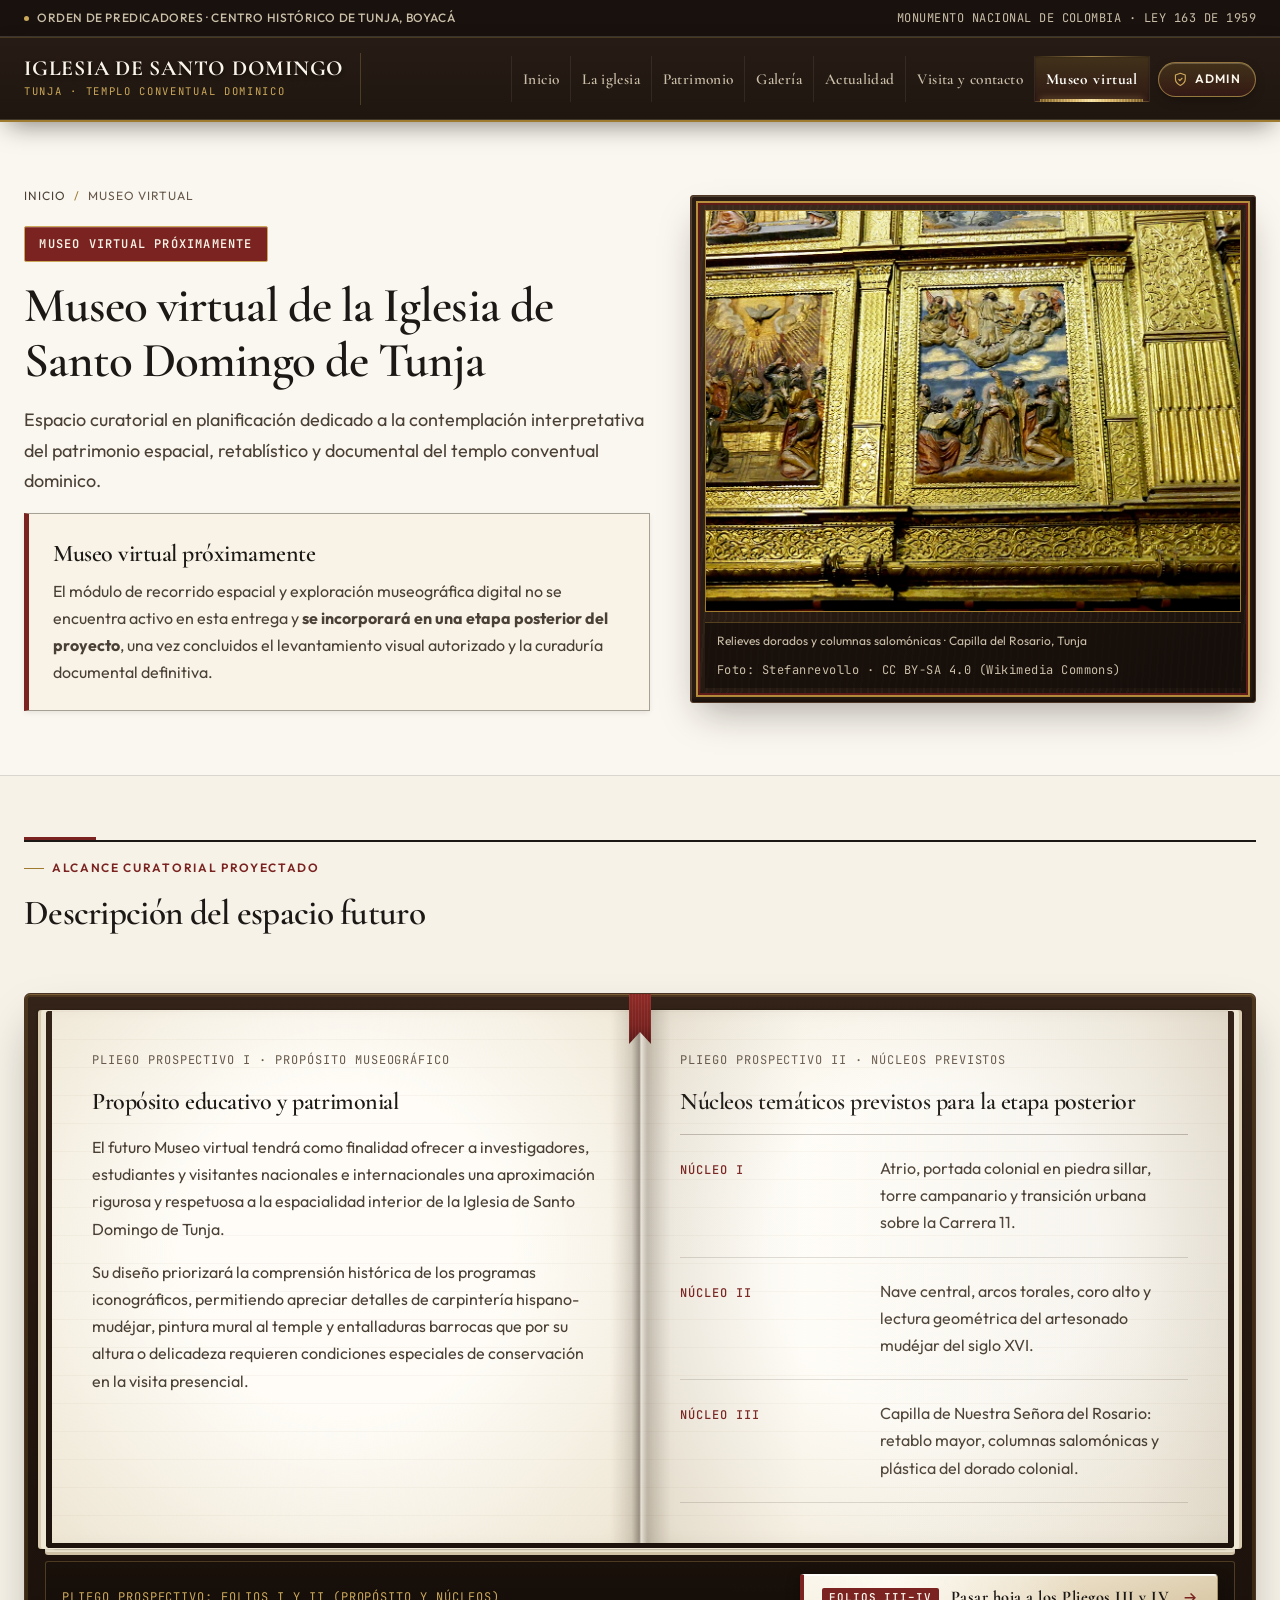
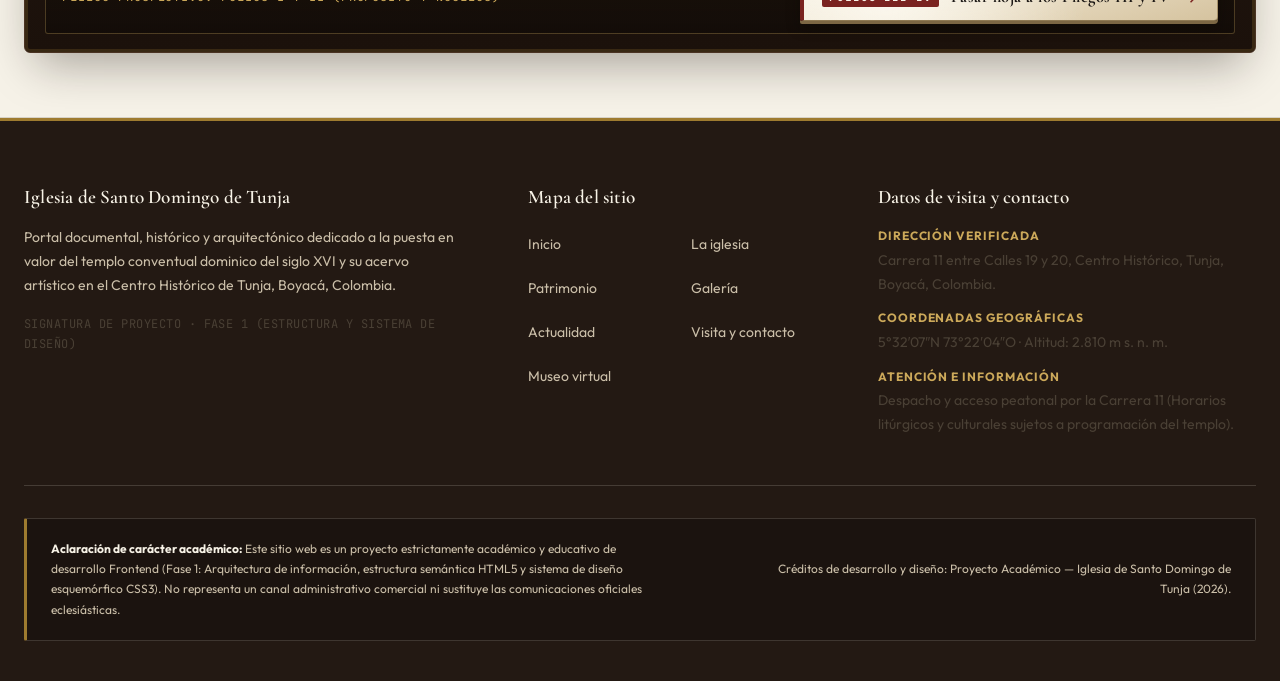
<file: src/main/resources/META-INF/resources/museo.html>
<!DOCTYPE html>
<html lang="es">
<head>
  <meta charset="UTF-8">
  <meta name="viewport" content="width=device-width, initial-scale=1.0, viewport-fit=cover">
  <meta name="theme-color" media="(prefers-color-scheme: light)" content="#231913">
  <meta name="theme-color" media="(prefers-color-scheme: dark)" content="#18110D">
  <meta name="description" content="Presentación institucional del futuro Museo virtual de la Iglesia de Santo Domingo de Tunja. Espacio proyectado para una etapa posterior del desarrollo.">
  <title>Museo virtual | Iglesia de Santo Domingo de Tunja</title>

  <link rel="preconnect" href="https://fonts.googleapis.com">
  <link rel="preconnect" href="https://fonts.gstatic.com" crossorigin>
  <link href="https://fonts.googleapis.com/css2?family=Cormorant+Garamond:ital,wght@0,500;0,600;0,700;1,400;1,600&family=JetBrains+Mono:wght@400;500&family=Outfit:wght@300;400;500;600&display=swap" rel="stylesheet">

  <link rel="stylesheet" href="./css/main.css">
</head>
<body>
  <a class="skip-link" href="#contenido-principal">Saltar al contenido principal</a>

  <div class="institutional-topbar" role="region" aria-label="Identificación institucional">
    <div class="container institutional-topbar__inner">
      <span class="institutional-topbar__label">
        <span class="institutional-topbar__dot" aria-hidden="true"></span>
        Orden de Predicadores · Centro Histórico de Tunja, Boyacá
      </span>
      <span class="mono-code">MONUMENTO NACIONAL DE COLOMBIA · LEY 163 DE 1959</span>
    </div>
  </div>

  <!-- Encabezado y Menú de Navegación Común -->
  <header class="site-header">
    <div class="container site-header__inner">
      <a class="site-brand" href="./index.html" aria-label="Iglesia de Santo Domingo de Tunja — Ir al inicio">
        <span class="site-brand__text">
          <span class="site-brand__title">Iglesia de Santo Domingo</span>
          <span class="site-brand__subtitle">Tunja · Templo Conventual Dominico</span>
        </span>
      </a>

      <button
        class="nav-toggle"
        type="button"
        data-nav-toggle
        aria-expanded="false"
        aria-controls="menu-principal"
        aria-label="Abrir menú de navegación"
      >
        <svg class="nav-toggle__icon" viewBox="0 0 24 24" fill="none" stroke="currentColor" stroke-width="2" aria-hidden="true">
          <path d="M4 7h16M4 12h16M4 17h16"/>
        </svg>
        <span>Menú</span>
      </button>

      <nav class="site-nav" id="menu-principal" data-site-nav aria-label="Navegación principal">
        <ul class="site-nav__list">
          <li class="site-nav__item">
            <a class="site-nav__link" href="./index.html">Inicio</a>
          </li>
          <li class="site-nav__item">
            <a class="site-nav__link" href="./iglesia.html">La iglesia</a>
          </li>
          <li class="site-nav__item">
            <a class="site-nav__link" href="./patrimonio.html">Patrimonio</a>
          </li>
          <li class="site-nav__item">
            <a class="site-nav__link" href="./galeria.html">Galería</a>
          </li>
          <li class="site-nav__item">
            <a class="site-nav__link" href="./actualidad.html">Actualidad</a>
          </li>
          <li class="site-nav__item">
            <a class="site-nav__link" href="./visita.html">Visita y contacto</a>
          </li>
          <li class="site-nav__item">
            <a class="site-nav__link site-nav__link--active" href="./museo.html" aria-current="page">Museo virtual</a>
          </li>
          <li class="site-nav__item site-nav__item--admin">
            <a class="site-nav__admin-btn" href="./admin.html" aria-label="Acceder al Panel de Administración de Museos">
              <svg class="site-nav__admin-icon" viewBox="0 0 24 24" fill="none" stroke="currentColor" stroke-width="1.9" stroke-linecap="round" stroke-linejoin="round" aria-hidden="true">
                <path d="M12 22s8-4 8-10V5l-8-3-8 3v7c0 6 8 10 8 10z"/>
                <path d="M9.5 12.2 11.2 14l3.6-3.8"/>
              </svg>
              <span>Admin</span>
            </a>
          </li>
        </ul>
      </nav>
    </div>
  </header>

  <!-- Contenido Principal — Regla estricta: Sin visores 3D ni botones falsos de iniciar recorrido -->
  <main id="contenido-principal">
    <!-- 1. TÍTULO, AVISO DESTACADO Y COMPOSICIÓN DE PORTADA -->
    <section class="section-block section-block--surface" aria-labelledby="museo-titulo">
      <div class="container museum-cover">
        <div data-reveal="text">
          <nav class="breadcrumbs" aria-label="Ruta de navegación">
            <ol class="breadcrumbs__list">
              <li><a class="breadcrumbs__link" href="./index.html">Inicio</a></li>
              <li aria-current="page">Museo virtual</li>
            </ol>
          </nav>

          <span class="badge-upcoming">Museo virtual próximamente</span>

          <h1 id="museo-titulo" class="mt-space-4">
            Museo virtual de la Iglesia de Santo Domingo de Tunja
          </h1>

          <p class="page-masthead__lead">
            Espacio curatorial en planificación dedicado a la contemplación interpretativa del patrimonio espacial, retablístico y documental del templo conventual dominico.
          </p>

          <!-- Aviso institucional destacado obligatorio -->
          <div class="museum-notice-box" role="status">
            <h2 class="museum-notice-box__title">
              Museo virtual próximamente
            </h2>
            <p>
              El módulo de recorrido espacial y exploración museográfica digital no se encuentra activo en esta entrega y <strong>se incorporará en una etapa posterior del proyecto</strong>, una vez concluidos el levantamiento visual autorizado y la curaduría documental definitiva.
            </p>
          </div>
        </div>

        <!-- Composición estática de portada en Marco de Madera Tallada y Pan de Oro -->
        <div class="museum-cover__plate" data-reveal="image" data-reveal-delay="120">
          <figure class="skeuo-carved-wood-frame">
            <div class="skeuo-carved-wood-frame__mat">
              <img
                class="skeuo-carved-wood-frame__img"
                src="./assets/img/relieves-retablo-rosario.jpg"
                alt="Fotografía de portada del futuro Museo virtual con detalle de los relieves dorados y columnas salomónicas de la Capilla del Rosario"
                width="1280"
                height="960"
              >
            </div>
            <figcaption class="skeuo-carved-wood-frame__caption">
              <span>Relieves dorados y columnas salomónicas · Capilla del Rosario, Tunja</span>
              <span class="mono-code">Foto: Stefanrevollo · CC BY-SA 4.0 (Wikimedia Commons)</span>
            </figcaption>
          </figure>
        </div>
      </div>
    </section>

    <!-- 2. DESCRIPCIÓN DEL ESPACIO FUTURO (En Códice Abierto, sin controles ni botones engañosos) -->
    <section class="section-block" aria-labelledby="espacio-futuro-titulo">
      <div class="container">
        <header class="section-header" data-reveal="text">
          <span class="eyebrow">Alcance Curatorial Proyectado</span>
          <h2 id="espacio-futuro-titulo">Descripción del espacio futuro</h2>
        </header>

        <div
          class="skeuo-open-codex"
          role="region"
          aria-label="Descripción curatorial del futuro museo virtual en formato de códice interactivo"
          data-codex-book
          data-status-default="PLIEGO PROSPECTIVO: FOLIOS I Y II (PROPÓSITO Y NÚCLEOS)"
          data-status-flipped="PLIEGO PROSPECTIVO: FOLIOS III Y IV (CURADURÍA Y CONSERVACIÓN)"
          data-reveal="text"
          data-reveal-delay="80"
        >
          <div class="skeuo-open-codex__ribbon" aria-hidden="true"></div>

          <div class="skeuo-open-codex__spread">
            <!-- PLIEGO I (Base Izquierda) -->
            <div class="skeuo-open-codex__page skeuo-open-codex__page--base-left">
              <span class="skeuo-open-codex__folio-num">PLIEGO PROSPECTIVO I · PROPÓSITO MUSEOGRÁFICO</span>
              <h3>Propósito educativo y patrimonial</h3>
              <p>
                El futuro Museo virtual tendrá como finalidad ofrecer a investigadores, estudiantes y visitantes nacionales e internacionales una aproximación rigurosa y respetuosa a la espacialidad interior de la Iglesia de Santo Domingo de Tunja.
              </p>
              <p>
                Su diseño priorizará la comprensión histórica de los programas iconográficos, permitiendo apreciar detalles de carpintería hispano-mudéjar, pintura mural al temple y entalladuras barrocas que por su altura o delicadeza requieren condiciones especiales de conservación en la visita presencial.
              </p>
            </div>

            <!-- HOJA BATIENTE 3D (Gira -180deg sobre el eje izquierdo) -->
            <div class="skeuo-codex-sheet">
              <!-- Cara Frontal (Pliego II) -->
              <div class="skeuo-open-codex__page skeuo-codex-sheet__face skeuo-codex-sheet__face--front">
                <div>
                  <span class="skeuo-open-codex__folio-num">PLIEGO PROSPECTIVO II · NÚCLEOS PREVISTOS</span>
                  <h3>Núcleos temáticos previstos para la etapa posterior</h3>
                  <dl class="ledger-list">
                    <div class="ledger-list__item">
                      <dt class="ledger-list__term">Núcleo I</dt>
                      <dd class="ledger-list__detail">
                        Atrio, portada colonial en piedra sillar, torre campanario y transición urbana sobre la Carrera 11.
                      </dd>
                    </div>
                    <div class="ledger-list__item">
                      <dt class="ledger-list__term">Núcleo II</dt>
                      <dd class="ledger-list__detail">
                        Nave central, arcos torales, coro alto y lectura geométrica del artesonado mudéjar del siglo XVI.
                      </dd>
                    </div>
                    <div class="ledger-list__item">
                      <dt class="ledger-list__term">Núcleo III</dt>
                      <dd class="ledger-list__detail">
                        Capilla de Nuestra Señora del Rosario: retablo mayor, columnas salomónicas y plástica del dorado colonial.
                      </dd>
                    </div>
                  </dl>
                </div>
              </div>

              <!-- Cara Posterior (Pliego III - Revelado al girar la hoja) -->
              <div class="skeuo-open-codex__page skeuo-codex-sheet__face skeuo-codex-sheet__face--back">
                <div>
                  <span class="skeuo-open-codex__folio-num">PLIEGO PROSPECTIVO III · METODOLOGÍA DOCUMENTAL</span>
                  <h3>Criterios de registro visual y catalogación</h3>
                  <p>
                    La etapa futura contemplará el registro fotográfico sin iluminación invasiva de los quince misterios del Rosario, la epigrafía del siglo XVI y los detalles de flora y fauna labrados en las columnas y pilastras del templo.
                  </p>
                  <p>
                    Cada pieza contará con su ficha técnica verificada, cronología constructiva, glosario de términos de carpintería de lo blanco y referencias bibliográficas de respaldo académico.
                  </p>
                </div>
              </div>
            </div>

            <!-- PLIEGO IV (Base Derecha - Revelado al pasar la hoja) -->
            <div class="skeuo-open-codex__page skeuo-open-codex__page--base-right">
              <span class="skeuo-open-codex__folio-num">PLIEGO PROSPECTIVO IV · ÉTICA PATRIMONIAL</span>
              <h3>Respeto al carácter litúrgico y monumental</h3>
              <p>
                Toda publicación futura dentro del módulo de Museo virtual se articulará como herramienta pedagógica complementaria, respetando las normas de conservación del Monumento Nacional (Ley 163 de 1959) y la vida litúrgica del templo.
              </p>
              <p>
                Mientras concluye el proceso de curaduría documental, puede consultar el inventario verificado en la sección de <a href="./patrimonio.html">Patrimonio</a> y las láminas acreditadas en <a href="./galeria.html">Galería</a>.
              </p>
            </div>
          </div>

          <!-- Marcador de libro interactivo para pasar y regresar la hoja del códice -->
          <div class="skeuo-open-codex__footer">
            <span class="skeuo-open-codex__status" data-codex-status aria-live="polite">
              PLIEGO PROSPECTIVO: FOLIOS I Y II (PROPÓSITO Y NÚCLEOS)
            </span>

            <button
              type="button"
              class="skeuo-codex-bookmark"
              data-codex-toggle
              aria-expanded="false"
              data-label-default="Pasar hoja a los Pliegos III y IV"
              data-label-flipped="Regresar hoja a los Pliegos I y II"
            >
              <span class="skeuo-codex-bookmark__badge" data-codex-toggle-badge>FOLIOS III–IV</span>
              <span data-codex-toggle-label>Pasar hoja a los Pliegos III y IV</span>
              <svg class="skeuo-codex-bookmark__icon" viewBox="0 0 24 24" fill="none" stroke="currentColor" stroke-width="2" aria-hidden="true">
                <path d="M5 12h14M13 6l6 6-6 6"/>
              </svg>
            </button>
          </div>
        </div>
      </div>
    </section>
  </main>

  <!-- Pie de Página (Footer) Común e Idéntico -->
  <footer class="site-footer">
    <div class="container">
      <div class="site-footer__grid">
        <div>
          <h2 class="site-footer__heading">Iglesia de Santo Domingo de Tunja</h2>
          <p class="site-footer__text">
            Portal documental, histórico y arquitectónico dedicado a la puesta en valor del templo conventual dominico del siglo XVI y su acervo artístico en el Centro Histórico de Tunja, Boyacá, Colombia.
          </p>
          <p class="mono-code">SIGNATURA DE PROYECTO · FASE 1 (ESTRUCTURA Y SISTEMA DE DISEÑO)</p>
        </div>

        <nav aria-label="Navegación del pie de página">
          <h2 class="site-footer__heading">Mapa del sitio</h2>
          <ul class="site-footer__nav">
            <li><a class="site-footer__link" href="./index.html">Inicio</a></li>
            <li><a class="site-footer__link" href="./iglesia.html">La iglesia</a></li>
            <li><a class="site-footer__link" href="./patrimonio.html">Patrimonio</a></li>
            <li><a class="site-footer__link" href="./galeria.html">Galería</a></li>
            <li><a class="site-footer__link" href="./actualidad.html">Actualidad</a></li>
            <li><a class="site-footer__link" href="./visita.html">Visita y contacto</a></li>
            <li><a class="site-footer__link" href="./museo.html">Museo virtual</a></li>
          </ul>
        </nav>

        <div>
          <h2 class="site-footer__heading">Datos de visita y contacto</h2>
          <ul class="footer-contact-list">
            <li>
              <strong>Dirección verificada</strong>
              Carrera 11 entre Calles 19 y 20, Centro Histórico, Tunja, Boyacá, Colombia.
            </li>
            <li>
              <strong>Coordenadas geográficas</strong>
              5°32′07″N 73°22′04″O · Altitud: 2.810 m s. n. m.
            </li>
            <li>
              <strong>Atención e información</strong>
              Despacho y acceso peatonal por la Carrera 11 (Horarios litúrgicos y culturales sujetos a programación del templo).
            </li>
          </ul>
        </div>
      </div>

      <div class="site-footer__academic">
        <p>
          <strong>Aclaración de carácter académico:</strong> Este sitio web es un proyecto estrictamente académico y educativo de desarrollo Frontend (Fase 1: Arquitectura de información, estructura semántica HTML5 y sistema de diseño esquemórfico CSS3). No representa un canal administrativo comercial ni sustituye las comunicaciones oficiales eclesiásticas.
        </p>
        <div class="site-footer__credits">
          <span>Créditos de desarrollo y diseño: Proyecto Académico — Iglesia de Santo Domingo de Tunja (2026).</span>
        </div>
      </div>
    </div>
  </footer>

  <script src="./js/main.js" defer></script>
  <script src="./js/scroll-animations.js" defer></script>
</body>
</html>
</file>
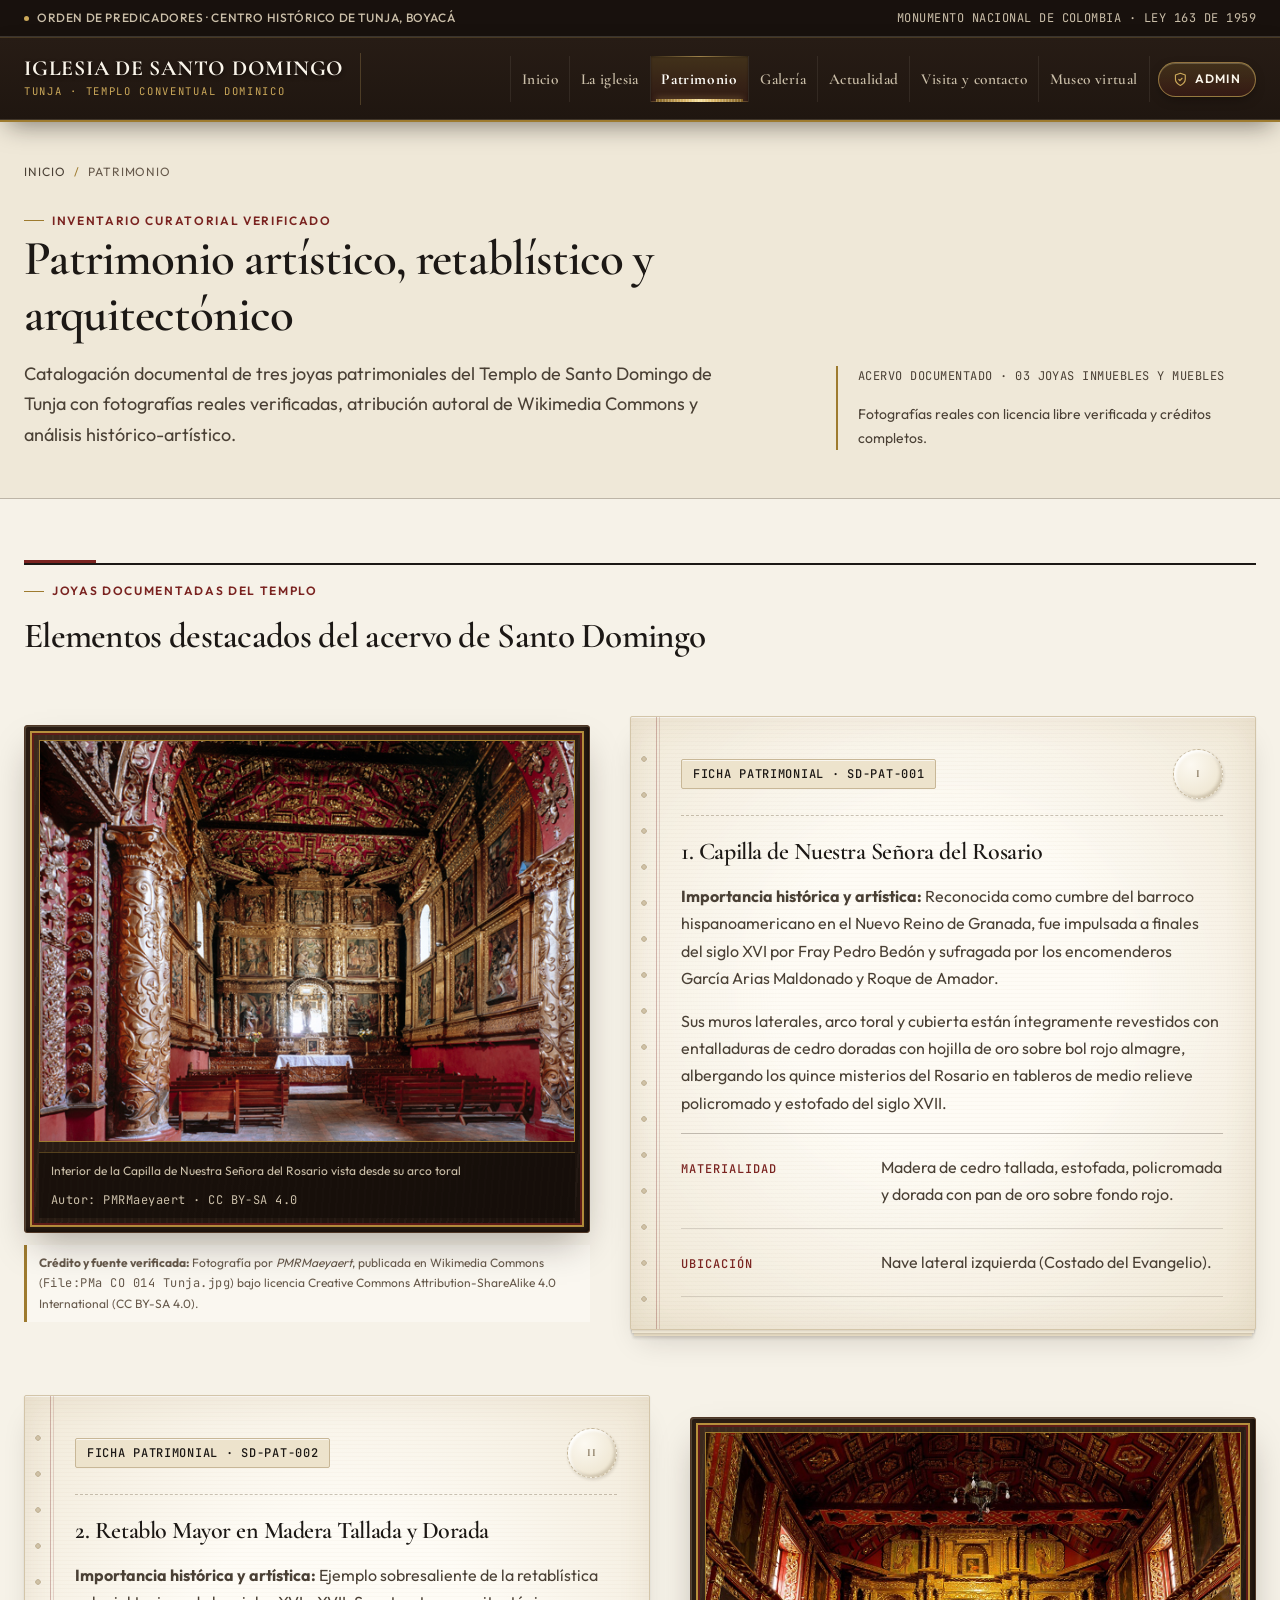
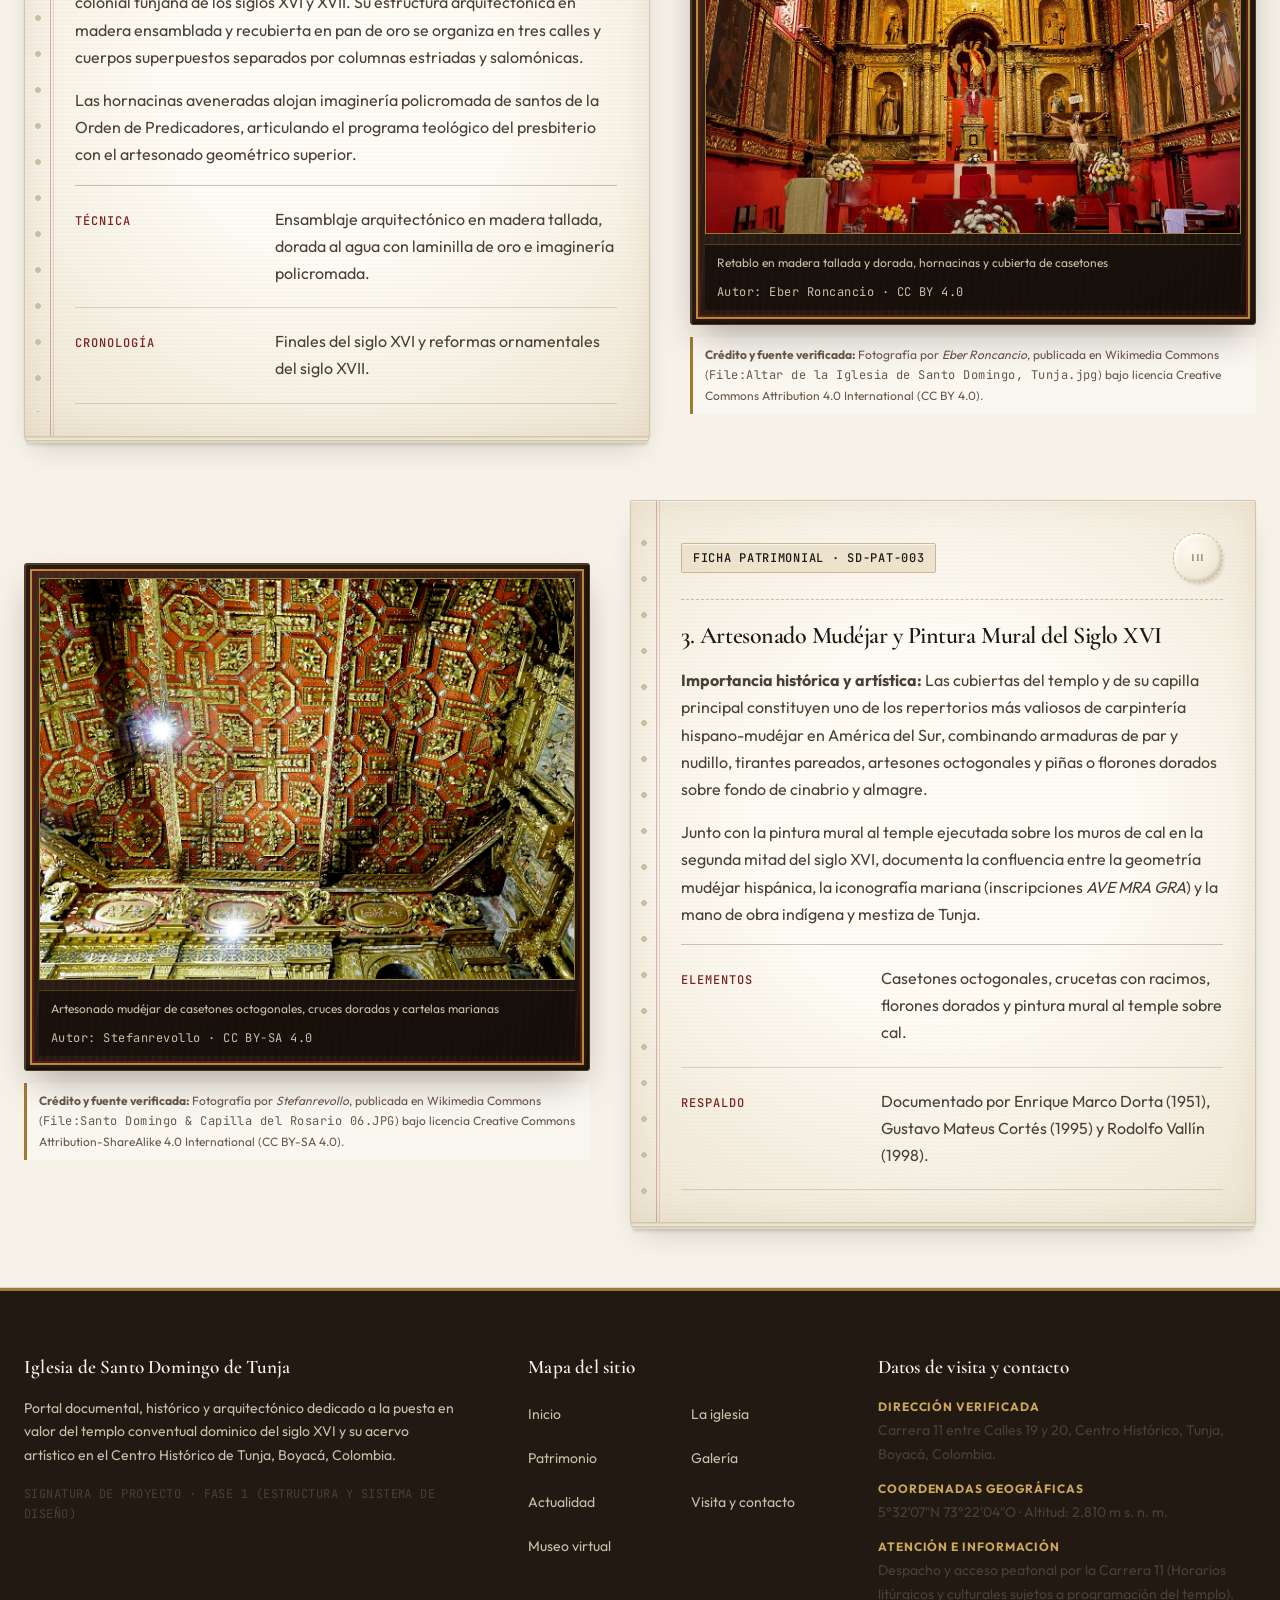
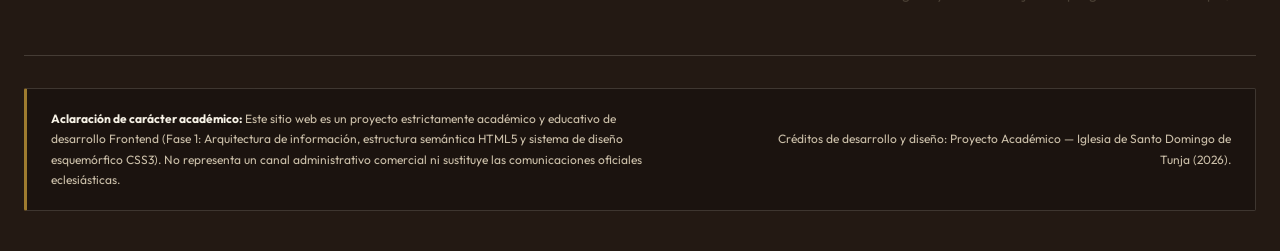
<file: src/main/resources/META-INF/resources/patrimonio.html>
<!DOCTYPE html>
<html lang="es">
<head>
  <meta charset="UTF-8">
  <meta name="viewport" content="width=device-width, initial-scale=1.0, viewport-fit=cover">
  <meta name="theme-color" media="(prefers-color-scheme: light)" content="#231913">
  <meta name="theme-color" media="(prefers-color-scheme: dark)" content="#18110D">
  <meta name="description" content="Joyas documentadas del patrimonio artístico y arquitectónico de la Iglesia de Santo Domingo de Tunja: Capilla del Rosario, Retablo Mayor y Artesonado Mudéjar.">
  <title>Patrimonio | Iglesia de Santo Domingo de Tunja</title>

  <link rel="preconnect" href="https://fonts.googleapis.com">
  <link rel="preconnect" href="https://fonts.gstatic.com" crossorigin>
  <link href="https://fonts.googleapis.com/css2?family=Cormorant+Garamond:ital,wght@0,500;0,600;0,700;1,400;1,600&family=JetBrains+Mono:wght@400;500&family=Outfit:wght@300;400;500;600&display=swap" rel="stylesheet">

  <link rel="stylesheet" href="./css/main.css">
</head>
<body>
  <a class="skip-link" href="#contenido-principal">Saltar al contenido principal</a>

  <div class="institutional-topbar" role="region" aria-label="Identificación institucional">
    <div class="container institutional-topbar__inner">
      <span class="institutional-topbar__label">
        <span class="institutional-topbar__dot" aria-hidden="true"></span>
        Orden de Predicadores · Centro Histórico de Tunja, Boyacá
      </span>
      <span class="mono-code">MONUMENTO NACIONAL DE COLOMBIA · LEY 163 DE 1959</span>
    </div>
  </div>

  <!-- Encabezado y Menú de Navegación Común -->
  <header class="site-header">
    <div class="container site-header__inner">
      <a class="site-brand" href="./index.html" aria-label="Iglesia de Santo Domingo de Tunja — Ir al inicio">
        <span class="site-brand__text">
          <span class="site-brand__title">Iglesia de Santo Domingo</span>
          <span class="site-brand__subtitle">Tunja · Templo Conventual Dominico</span>
        </span>
      </a>

      <button
        class="nav-toggle"
        type="button"
        data-nav-toggle
        aria-expanded="false"
        aria-controls="menu-principal"
        aria-label="Abrir menú de navegación"
      >
        <svg class="nav-toggle__icon" viewBox="0 0 24 24" fill="none" stroke="currentColor" stroke-width="2" aria-hidden="true">
          <path d="M4 7h16M4 12h16M4 17h16"/>
        </svg>
        <span>Menú</span>
      </button>

      <nav class="site-nav" id="menu-principal" data-site-nav aria-label="Navegación principal">
        <ul class="site-nav__list">
          <li class="site-nav__item">
            <a class="site-nav__link" href="./index.html">Inicio</a>
          </li>
          <li class="site-nav__item">
            <a class="site-nav__link" href="./iglesia.html">La iglesia</a>
          </li>
          <li class="site-nav__item">
            <a class="site-nav__link site-nav__link--active" href="./patrimonio.html" aria-current="page">Patrimonio</a>
          </li>
          <li class="site-nav__item">
            <a class="site-nav__link" href="./galeria.html">Galería</a>
          </li>
          <li class="site-nav__item">
            <a class="site-nav__link" href="./actualidad.html">Actualidad</a>
          </li>
          <li class="site-nav__item">
            <a class="site-nav__link" href="./visita.html">Visita y contacto</a>
          </li>
          <li class="site-nav__item">
            <a class="site-nav__link" href="./museo.html">Museo virtual</a>
          </li>
          <li class="site-nav__item site-nav__item--admin">
            <a class="site-nav__admin-btn" href="./admin.html" aria-label="Acceder al Panel de Administración de Museos">
              <svg class="site-nav__admin-icon" viewBox="0 0 24 24" fill="none" stroke="currentColor" stroke-width="1.9" stroke-linecap="round" stroke-linejoin="round" aria-hidden="true">
                <path d="M12 22s8-4 8-10V5l-8-3-8 3v7c0 6 8 10 8 10z"/>
                <path d="M9.5 12.2 11.2 14l3.6-3.8"/>
              </svg>
              <span>Admin</span>
            </a>
          </li>
        </ul>
      </nav>
    </div>
  </header>

  <main id="contenido-principal">
    <!-- Encabezado de página -->
    <header class="page-masthead">
      <div class="container">
        <nav class="breadcrumbs" aria-label="Ruta de navegación">
          <ol class="breadcrumbs__list">
            <li><a class="breadcrumbs__link" href="./index.html">Inicio</a></li>
            <li aria-current="page">Patrimonio</li>
          </ol>
        </nav>

        <div class="page-masthead__grid">
          <div>
            <span class="eyebrow">Inventario Curatorial Verificado</span>
            <h1>Patrimonio artístico, retablístico y arquitectónico</h1>
            <p class="page-masthead__lead">
              Catalogación documental de tres joyas patrimoniales del Templo de Santo Domingo de Tunja con fotografías reales verificadas, atribución autoral de Wikimedia Commons y análisis histórico-artístico.
            </p>
          </div>
          <div class="page-masthead__meta">
            <p class="mono-code">ACERVO DOCUMENTADO · 03 JOYAS INMUEBLES Y MUEBLES</p>
            <p>Fotografías reales con licencia libre verificada y créditos completos.</p>
          </div>
        </div>
      </div>
    </header>

    <!-- COLECCIÓN DE 3 ELEMENTOS DOCUMENTADOS DEL PATRIMONIO -->
    <section class="section-block" aria-labelledby="inventario-patrimonio-titulo">
      <div class="container">
        <header class="section-header" data-reveal="text">
          <span class="eyebrow">Joyas Documentadas del Templo</span>
          <h2 id="inventario-patrimonio-titulo">Elementos destacados del acervo de Santo Domingo</h2>
        </header>

        <div class="heritage-collection">
          <!-- ELEMENTO PATRIMONIAL 1: Capilla de Nuestra Señora del Rosario -->
          <article class="heritage-entry" aria-labelledby="pat-item-1">
            <div class="heritage-entry__media" data-reveal="image">
              <figure class="skeuo-carved-wood-frame">
                <div class="skeuo-carved-wood-frame__mat">
                  <img
                    class="skeuo-carved-wood-frame__img"
                    src="./assets/img/capilla-del-rosario-real.jpg"
                    alt="Fotografía real del interior de la Capilla de Nuestra Señora del Rosario en la Iglesia de Santo Domingo de Tunja, enmarcada por columnas doradas y artesonado rojo"
                    width="1280"
                    height="960"
                  >
                </div>
                <figcaption class="skeuo-carved-wood-frame__caption">
                  <span>Interior de la Capilla de Nuestra Señora del Rosario vista desde su arco toral</span>
                  <span class="mono-code">Autor: PMRMaeyaert · CC BY-SA 4.0</span>
                </figcaption>
              </figure>
              <div class="heritage-license-note">
                <strong>Crédito y fuente verificada:</strong> Fotografía por <em>PMRMaeyaert</em>, publicada en Wikimedia Commons (<code>File:PMa CO 014 Tunja.jpg</code>) bajo licencia Creative Commons Attribution-ShareAlike 4.0 International (CC BY-SA 4.0).
              </div>
            </div>

            <div class="heritage-entry__dossier" data-reveal="text" data-reveal-delay="100">
              <div class="skeuo-archive-card">
                <div class="skeuo-archive-card__header">
                  <span class="skeuo-archive-card__tab">FICHA PATRIMONIAL · SD-PAT-001</span>
                  <span class="skeuo-emboss-seal" aria-hidden="true">I</span>
                </div>
                <h3 id="pat-item-1">1. Capilla de Nuestra Señora del Rosario</h3>
                <p>
                  <strong>Importancia histórica y artística:</strong> Reconocida como cumbre del barroco hispanoamericano en el Nuevo Reino de Granada, fue impulsada a finales del siglo XVI por Fray Pedro Bedón y sufragada por los encomenderos García Arias Maldonado y Roque de Amador.
                </p>
                <p>
                  Sus muros laterales, arco toral y cubierta están íntegramente revestidos con entalladuras de cedro doradas con hojilla de oro sobre bol rojo almagre, albergando los quince misterios del Rosario en tableros de medio relieve policromado y estofado del siglo XVII.
                </p>
                <dl class="ledger-list">
                  <div class="ledger-list__item">
                    <dt class="ledger-list__term">Materialidad</dt>
                    <dd class="ledger-list__detail">Madera de cedro tallada, estofada, policromada y dorada con pan de oro sobre fondo rojo.</dd>
                  </div>
                  <div class="ledger-list__item">
                    <dt class="ledger-list__term">Ubicación</dt>
                    <dd class="ledger-list__detail">Nave lateral izquierda (Costado del Evangelio).</dd>
                  </div>
                </dl>
              </div>
            </div>
          </article>

          <!-- ELEMENTO PATRIMONIAL 2: Retablo Mayor en Madera Tallada y Dorada -->
          <article class="heritage-entry" aria-labelledby="pat-item-2">
            <div class="heritage-entry__media" data-reveal="image">
              <figure class="skeuo-carved-wood-frame">
                <div class="skeuo-carved-wood-frame__mat">
                  <img
                    class="skeuo-carved-wood-frame__img"
                    src="./assets/img/retablo-mayor-dorado.jpg"
                    alt="Fotografía frontal real del Retablo Mayor en madera tallada y dorada de la Iglesia de Santo Domingo de Tunja con hornacinas, columnas salomónicas y artesonado"
                    width="1280"
                    height="853"
                    loading="lazy"
                  >
                </div>
                <figcaption class="skeuo-carved-wood-frame__caption">
                  <span>Retablo en madera tallada y dorada, hornacinas y cubierta de casetones</span>
                  <span class="mono-code">Autor: Eber Roncancio · CC BY 4.0</span>
                </figcaption>
              </figure>
              <div class="heritage-license-note">
                <strong>Crédito y fuente verificada:</strong> Fotografía por <em>Eber Roncancio</em>, publicada en Wikimedia Commons (<code>File:Altar de la Iglesia de Santo Domingo, Tunja.jpg</code>) bajo licencia Creative Commons Attribution 4.0 International (CC BY 4.0).
              </div>
            </div>

            <div class="heritage-entry__dossier" data-reveal="text" data-reveal-delay="100">
              <div class="skeuo-archive-card">
                <div class="skeuo-archive-card__header">
                  <span class="skeuo-archive-card__tab">FICHA PATRIMONIAL · SD-PAT-002</span>
                  <span class="skeuo-emboss-seal" aria-hidden="true">II</span>
                </div>
                <h3 id="pat-item-2">2. Retablo Mayor en Madera Tallada y Dorada</h3>
                <p>
                  <strong>Importancia histórica y artística:</strong> Ejemplo sobresaliente de la retablística colonial tunjana de los siglos XVI y XVII. Su estructura arquitectónica en madera ensamblada y recubierta en pan de oro se organiza en tres calles y cuerpos superpuestos separados por columnas estriadas y salomónicas.
                </p>
                <p>
                  Las hornacinas aveneradas alojan imaginería policromada de santos de la Orden de Predicadores, articulando el programa teológico del presbiterio con el artesonado geométrico superior.
                </p>
                <dl class="ledger-list">
                  <div class="ledger-list__item">
                    <dt class="ledger-list__term">Técnica</dt>
                    <dd class="ledger-list__detail">Ensamblaje arquitectónico en madera tallada, dorada al agua con laminilla de oro e imaginería policromada.</dd>
                  </div>
                  <div class="ledger-list__item">
                    <dt class="ledger-list__term">Cronología</dt>
                    <dd class="ledger-list__detail">Finales del siglo XVI y reformas ornamentales del siglo XVII.</dd>
                  </div>
                </dl>
              </div>
            </div>
          </article>

          <!-- ELEMENTO PATRIMONIAL 3: Artesonado Mudéjar y Pintura Mural del Siglo XVI -->
          <article class="heritage-entry" aria-labelledby="pat-item-3">
            <div class="heritage-entry__media" data-reveal="image">
              <figure class="skeuo-carved-wood-frame">
                <div class="skeuo-carved-wood-frame__mat">
                  <img
                    class="skeuo-carved-wood-frame__img"
                    src="./assets/img/artesonado-mudejar-real.jpg"
                    alt="Fotografía real en contrapicado del artesonado mudéjar tallado y dorado sobre fondo rojo con las cartelas AVE MRA GRA en la Iglesia de Santo Domingo de Tunja"
                    width="1280"
                    height="848"
                    loading="lazy"
                  >
                </div>
                <figcaption class="skeuo-carved-wood-frame__caption">
                  <span>Artesonado mudéjar de casetones octogonales, cruces doradas y cartelas marianas</span>
                  <span class="mono-code">Autor: Stefanrevollo · CC BY-SA 4.0</span>
                </figcaption>
              </figure>
              <div class="heritage-license-note">
                <strong>Crédito y fuente verificada:</strong> Fotografía por <em>Stefanrevollo</em>, publicada en Wikimedia Commons (<code>File:Santo Domingo &amp; Capilla del Rosario 06.JPG</code>) bajo licencia Creative Commons Attribution-ShareAlike 4.0 International (CC BY-SA 4.0).
              </div>
            </div>

            <div class="heritage-entry__dossier" data-reveal="text" data-reveal-delay="100">
              <div class="skeuo-archive-card">
                <div class="skeuo-archive-card__header">
                  <span class="skeuo-archive-card__tab">FICHA PATRIMONIAL · SD-PAT-003</span>
                  <span class="skeuo-emboss-seal" aria-hidden="true">III</span>
                </div>
                <h3 id="pat-item-3">3. Artesonado Mudéjar y Pintura Mural del Siglo XVI</h3>
                <p>
                  <strong>Importancia histórica y artística:</strong> Las cubiertas del templo y de su capilla principal constituyen uno de los repertorios más valiosos de carpintería hispano-mudéjar en América del Sur, combinando armaduras de par y nudillo, tirantes pareados, artesones octogonales y piñas o florones dorados sobre fondo de cinabrio y almagre.
                </p>
                <p>
                  Junto con la pintura mural al temple ejecutada sobre los muros de cal en la segunda mitad del siglo XVI, documenta la confluencia entre la geometría mudéjar hispánica, la iconografía mariana (inscripciones <em>AVE MRA GRA</em>) y la mano de obra indígena y mestiza de Tunja.
                </p>
                <dl class="ledger-list">
                  <div class="ledger-list__item">
                    <dt class="ledger-list__term">Elementos</dt>
                    <dd class="ledger-list__detail">Casetones octogonales, crucetas con racimos, florones dorados y pintura mural al temple sobre cal.</dd>
                  </div>
                  <div class="ledger-list__item">
                    <dt class="ledger-list__term">Respaldo</dt>
                    <dd class="ledger-list__detail">Documentado por Enrique Marco Dorta (1951), Gustavo Mateus Cortés (1995) y Rodolfo Vallín (1998).</dd>
                  </div>
                </dl>
              </div>
            </div>
          </article>
        </div>
      </div>
    </section>
  </main>

  <!-- Pie de Página (Footer) Común e Idéntico -->
  <footer class="site-footer">
    <div class="container">
      <div class="site-footer__grid">
        <div>
          <h2 class="site-footer__heading">Iglesia de Santo Domingo de Tunja</h2>
          <p class="site-footer__text">
            Portal documental, histórico y arquitectónico dedicado a la puesta en valor del templo conventual dominico del siglo XVI y su acervo artístico en el Centro Histórico de Tunja, Boyacá, Colombia.
          </p>
          <p class="mono-code">SIGNATURA DE PROYECTO · FASE 1 (ESTRUCTURA Y SISTEMA DE DISEÑO)</p>
        </div>

        <nav aria-label="Navegación del pie de página">
          <h2 class="site-footer__heading">Mapa del sitio</h2>
          <ul class="site-footer__nav">
            <li><a class="site-footer__link" href="./index.html">Inicio</a></li>
            <li><a class="site-footer__link" href="./iglesia.html">La iglesia</a></li>
            <li><a class="site-footer__link" href="./patrimonio.html">Patrimonio</a></li>
            <li><a class="site-footer__link" href="./galeria.html">Galería</a></li>
            <li><a class="site-footer__link" href="./actualidad.html">Actualidad</a></li>
            <li><a class="site-footer__link" href="./visita.html">Visita y contacto</a></li>
            <li><a class="site-footer__link" href="./museo.html">Museo virtual</a></li>
          </ul>
        </nav>

        <div>
          <h2 class="site-footer__heading">Datos de visita y contacto</h2>
          <ul class="footer-contact-list">
            <li>
              <strong>Dirección verificada</strong>
              Carrera 11 entre Calles 19 y 20, Centro Histórico, Tunja, Boyacá, Colombia.
            </li>
            <li>
              <strong>Coordenadas geográficas</strong>
              5°32′07″N 73°22′04″O · Altitud: 2.810 m s. n. m.
            </li>
            <li>
              <strong>Atención e información</strong>
              Despacho y acceso peatonal por la Carrera 11 (Horarios litúrgicos y culturales sujetos a programación del templo).
            </li>
          </ul>
        </div>
      </div>

      <div class="site-footer__academic">
        <p>
          <strong>Aclaración de carácter académico:</strong> Este sitio web es un proyecto estrictamente académico y educativo de desarrollo Frontend (Fase 1: Arquitectura de información, estructura semántica HTML5 y sistema de diseño esquemórfico CSS3). No representa un canal administrativo comercial ni sustituye las comunicaciones oficiales eclesiásticas.
        </p>
        <div class="site-footer__credits">
          <span>Créditos de desarrollo y diseño: Proyecto Académico — Iglesia de Santo Domingo de Tunja (2026).</span>
        </div>
      </div>
    </div>
  </footer>

  <script src="./js/main.js" defer></script>
  <script src="./js/scroll-animations.js" defer></script>
</body>
</html>
</file>
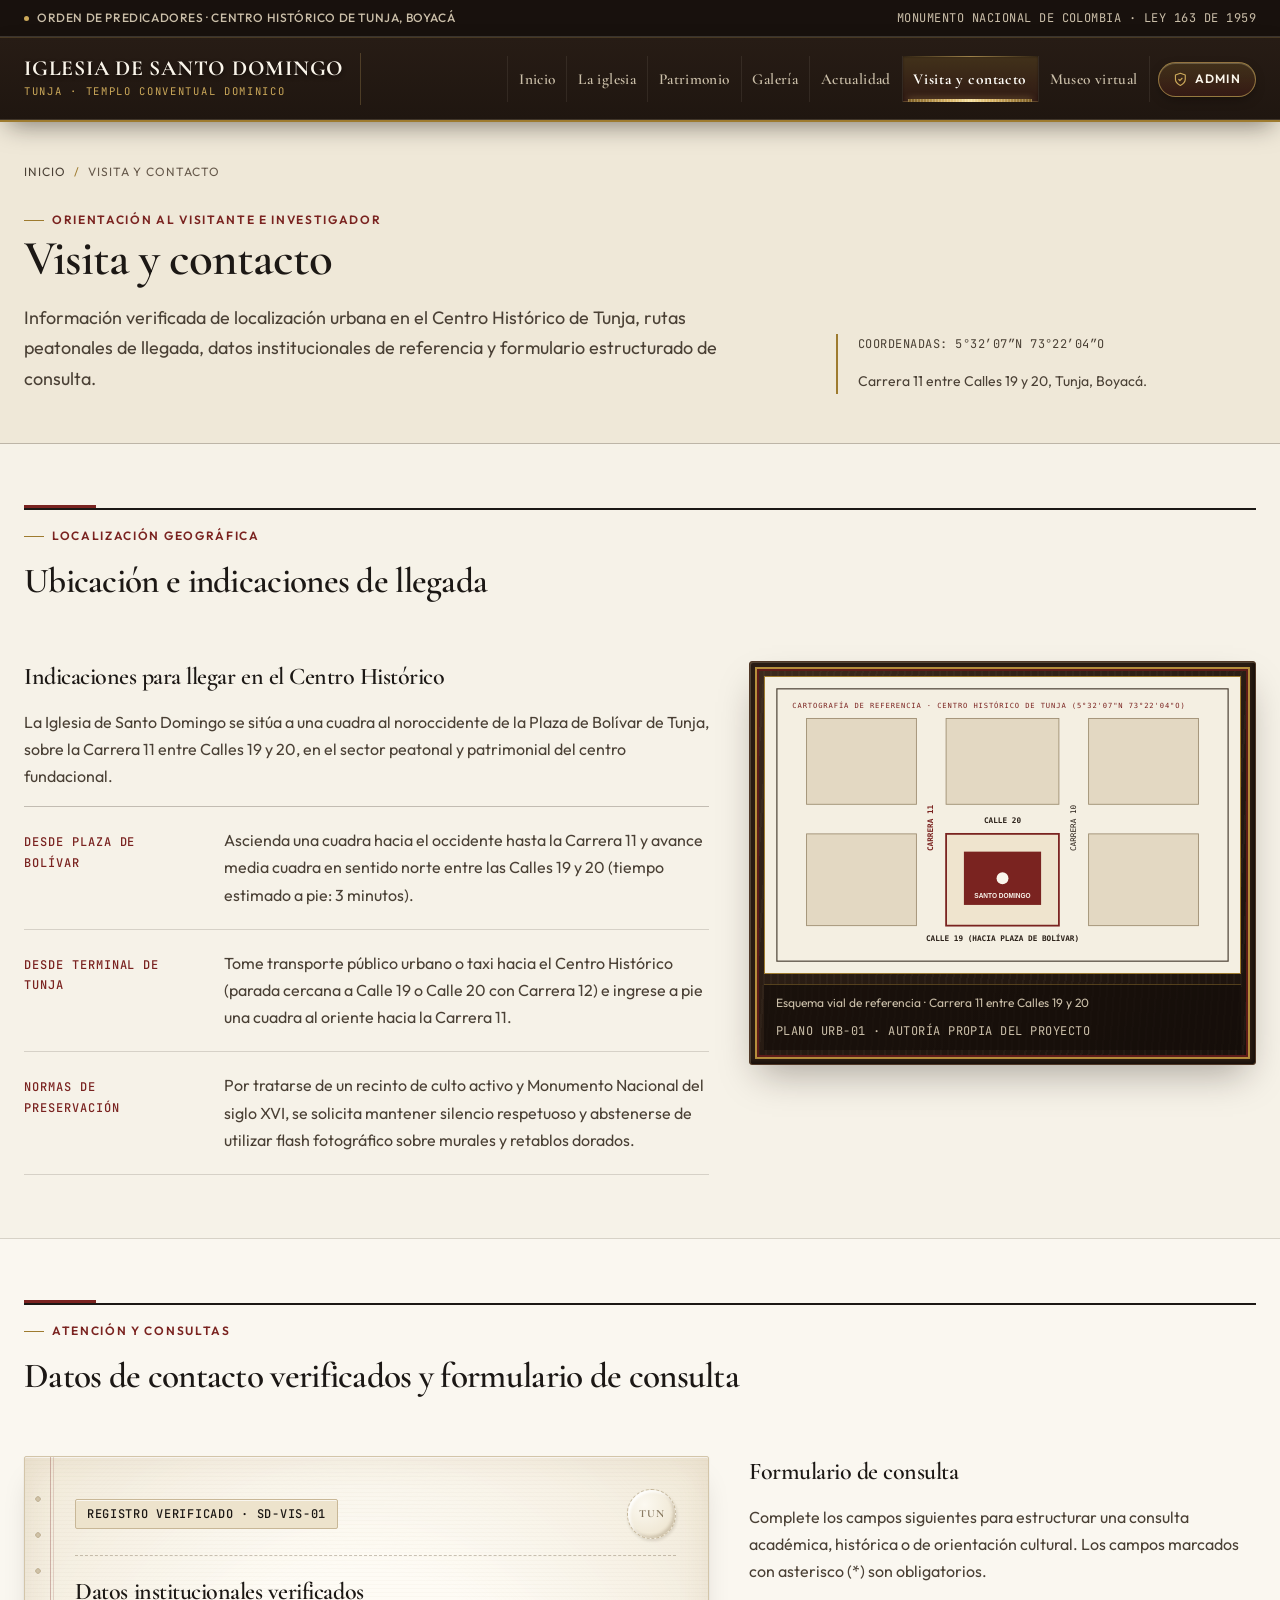
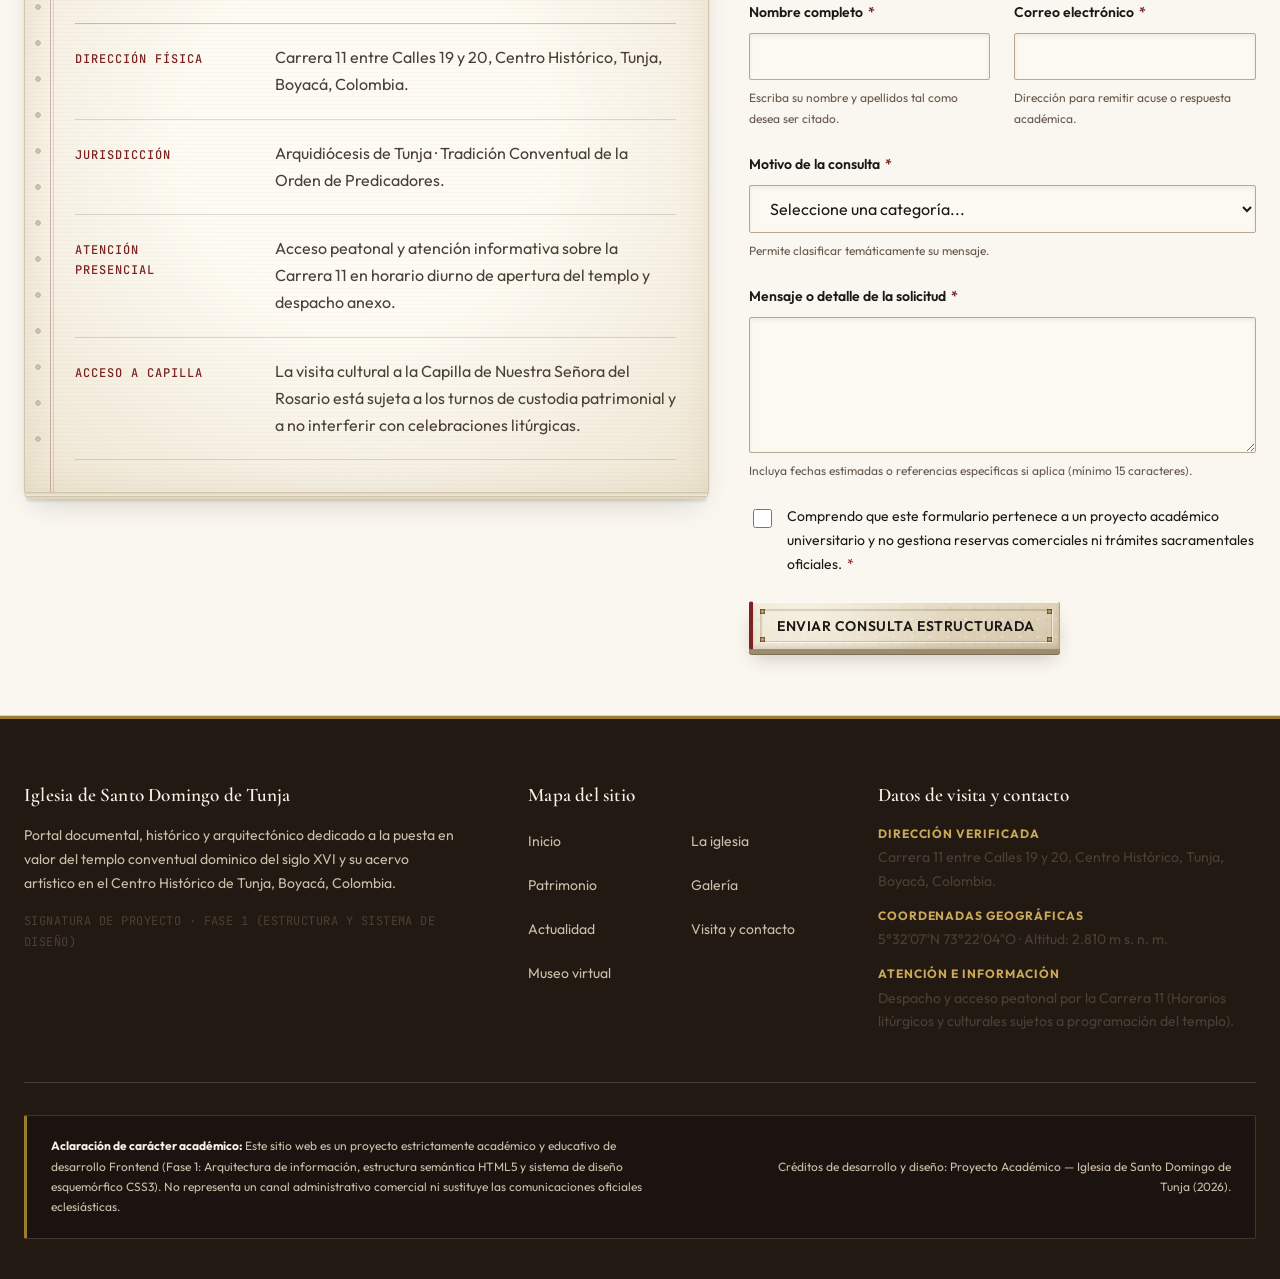
<file: src/main/resources/META-INF/resources/visita.html>
<!DOCTYPE html>
<html lang="es">
<head>
  <meta charset="UTF-8">
  <meta name="viewport" content="width=device-width, initial-scale=1.0, viewport-fit=cover">
  <meta name="theme-color" media="(prefers-color-scheme: light)" content="#231913">
  <meta name="theme-color" media="(prefers-color-scheme: dark)" content="#18110D">
  <meta name="description" content="Ubicación en el Centro Histórico de Tunja, indicaciones de llegada, datos de contacto verificados y formulario de consulta para la Iglesia de Santo Domingo.">
  <title>Visita y contacto | Iglesia de Santo Domingo de Tunja</title>

  <link rel="preconnect" href="https://fonts.googleapis.com">
  <link rel="preconnect" href="https://fonts.gstatic.com" crossorigin>
  <link href="https://fonts.googleapis.com/css2?family=Cormorant+Garamond:ital,wght@0,500;0,600;0,700;1,400;1,600&family=JetBrains+Mono:wght@400;500&family=Outfit:wght@300;400;500;600&display=swap" rel="stylesheet">

  <link rel="stylesheet" href="./css/main.css">
</head>
<body>
  <a class="skip-link" href="#contenido-principal">Saltar al contenido principal</a>

  <div class="institutional-topbar" role="region" aria-label="Identificación institucional">
    <div class="container institutional-topbar__inner">
      <span class="institutional-topbar__label">
        <span class="institutional-topbar__dot" aria-hidden="true"></span>
        Orden de Predicadores · Centro Histórico de Tunja, Boyacá
      </span>
      <span class="mono-code">MONUMENTO NACIONAL DE COLOMBIA · LEY 163 DE 1959</span>
    </div>
  </div>

  <!-- Encabezado y Menú de Navegación Común -->
  <header class="site-header">
    <div class="container site-header__inner">
      <a class="site-brand" href="./index.html" aria-label="Iglesia de Santo Domingo de Tunja — Ir al inicio">
        <span class="site-brand__text">
          <span class="site-brand__title">Iglesia de Santo Domingo</span>
          <span class="site-brand__subtitle">Tunja · Templo Conventual Dominico</span>
        </span>
      </a>

      <button
        class="nav-toggle"
        type="button"
        data-nav-toggle
        aria-expanded="false"
        aria-controls="menu-principal"
        aria-label="Abrir menú de navegación"
      >
        <svg class="nav-toggle__icon" viewBox="0 0 24 24" fill="none" stroke="currentColor" stroke-width="2" aria-hidden="true">
          <path d="M4 7h16M4 12h16M4 17h16"/>
        </svg>
        <span>Menú</span>
      </button>

      <nav class="site-nav" id="menu-principal" data-site-nav aria-label="Navegación principal">
        <ul class="site-nav__list">
          <li class="site-nav__item">
            <a class="site-nav__link" href="./index.html">Inicio</a>
          </li>
          <li class="site-nav__item">
            <a class="site-nav__link" href="./iglesia.html">La iglesia</a>
          </li>
          <li class="site-nav__item">
            <a class="site-nav__link" href="./patrimonio.html">Patrimonio</a>
          </li>
          <li class="site-nav__item">
            <a class="site-nav__link" href="./galeria.html">Galería</a>
          </li>
          <li class="site-nav__item">
            <a class="site-nav__link" href="./actualidad.html">Actualidad</a>
          </li>
          <li class="site-nav__item">
            <a class="site-nav__link site-nav__link--active" href="./visita.html" aria-current="page">Visita y contacto</a>
          </li>
          <li class="site-nav__item">
            <a class="site-nav__link" href="./museo.html">Museo virtual</a>
          </li>
          <li class="site-nav__item site-nav__item--admin">
            <a class="site-nav__admin-btn" href="./admin.html" aria-label="Acceder al Panel de Administración de Museos">
              <svg class="site-nav__admin-icon" viewBox="0 0 24 24" fill="none" stroke="currentColor" stroke-width="1.9" stroke-linecap="round" stroke-linejoin="round" aria-hidden="true">
                <path d="M12 22s8-4 8-10V5l-8-3-8 3v7c0 6 8 10 8 10z"/>
                <path d="M9.5 12.2 11.2 14l3.6-3.8"/>
              </svg>
              <span>Admin</span>
            </a>
          </li>
        </ul>
      </nav>
    </div>
  </header>

  <main id="contenido-principal">
    <!-- Encabezado de página -->
    <header class="page-masthead">
      <div class="container">
        <nav class="breadcrumbs" aria-label="Ruta de navegación">
          <ol class="breadcrumbs__list">
            <li><a class="breadcrumbs__link" href="./index.html">Inicio</a></li>
            <li aria-current="page">Visita y contacto</li>
          </ol>
        </nav>

        <div class="page-masthead__grid" data-reveal="text">
          <div>
            <span class="eyebrow">Orientación al Visitante e Investigador</span>
            <h1>Visita y contacto</h1>
            <p class="page-masthead__lead">
              Información verificada de localización urbana en el Centro Histórico de Tunja, rutas peatonales de llegada, datos institucionales de referencia y formulario estructurado de consulta.
            </p>
          </div>
          <div class="page-masthead__meta">
            <p class="mono-code">COORDENADAS: 5°32′07″N 73°22′04″O</p>
            <p>Carrera 11 entre Calles 19 y 20, Tunja, Boyacá.</p>
          </div>
        </div>
      </div>
    </header>

    <!-- 1 y 2. UBICACIÓN E INDICACIONES DE LLEGADA -->
    <section class="section-block" aria-labelledby="ubicacion-titulo">
      <div class="container">
        <header class="section-header" data-reveal="text">
          <span class="eyebrow">Localización Geográfica</span>
          <h2 id="ubicacion-titulo">Ubicación e indicaciones de llegada</h2>
        </header>

        <div class="grid-split-editorial">
          <div data-reveal="text" data-reveal-delay="60">
            <h3>Indicaciones para llegar en el Centro Histórico</h3>
            <p>
              La Iglesia de Santo Domingo se sitúa a una cuadra al noroccidente de la Plaza de Bolívar de Tunja, sobre la Carrera 11 entre Calles 19 y 20, en el sector peatonal y patrimonial del centro fundacional.
            </p>
            <dl class="ledger-list">
              <div class="ledger-list__item">
                <dt class="ledger-list__term">Desde Plaza de Bolívar</dt>
                <dd class="ledger-list__detail">
                  Ascienda una cuadra hacia el occidente hasta la Carrera 11 y avance media cuadra en sentido norte entre las Calles 19 y 20 (tiempo estimado a pie: 3 minutos).
                </dd>
              </div>
              <div class="ledger-list__item">
                <dt class="ledger-list__term">Desde Terminal de Tunja</dt>
                <dd class="ledger-list__detail">
                  Tome transporte público urbano o taxi hacia el Centro Histórico (parada cercana a Calle 19 o Calle 20 con Carrera 12) e ingrese a pie una cuadra al oriente hacia la Carrera 11.
                </dd>
              </div>
              <div class="ledger-list__item">
                <dt class="ledger-list__term">Normas de preservación</dt>
                <dd class="ledger-list__detail">
                  Por tratarse de un recinto de culto activo y Monumento Nacional del siglo XVI, se solicita mantener silencio respetuoso y abstenerse de utilizar flash fotográfico sobre murales y retablos dorados.
                </dd>
              </div>
            </dl>
          </div>

          <figure class="skeuo-carved-wood-frame map-frame-box" data-reveal="image" data-reveal-delay="120">
            <div class="skeuo-carved-wood-frame__mat">
              <img
                class="skeuo-carved-wood-frame__img"
                src="./assets/img/plano-centro-historico.svg"
                alt="Plano esquemático del Centro Histórico de Tunja ubicando la Iglesia de Santo Domingo en la Carrera 11 entre Calles 19 y 20"
                width="800"
                height="500"
              >
            </div>
            <figcaption class="skeuo-carved-wood-frame__caption">
              <span>Esquema vial de referencia · Carrera 11 entre Calles 19 y 20</span>
              <span class="mono-code">PLANO URB-01 · AUTORÍA PROPIA DEL PROYECTO</span>
            </figcaption>
          </figure>
        </div>
      </div>
    </section>

    <!-- 3 y 4. DATOS DE CONTACTO VERIFICADOS Y FORMULARIO DE CONSULTA -->
    <section class="section-block section-block--surface" aria-labelledby="contacto-form-titulo">
      <div class="container">
        <header class="section-header" data-reveal="text">
          <span class="eyebrow">Atención y Consultas</span>
          <h2 id="contacto-form-titulo">Datos de contacto verificados y formulario de consulta</h2>
        </header>

        <div class="grid-split-editorial">
          <!-- Datos verificados en Ficha Capitular de Archivo -->
          <aside class="skeuo-archive-card" aria-labelledby="datos-verificados-subtitulo" data-reveal="text" data-reveal-delay="60">
            <div class="skeuo-archive-card__header">
              <span class="skeuo-archive-card__tab">REGISTRO VERIFICADO · SD-VIS-01</span>
              <span class="skeuo-emboss-seal" aria-hidden="true">TUN</span>
            </div>
            <h3 id="datos-verificados-subtitulo">Datos institucionales verificados</h3>
            <dl class="ledger-list">
              <div class="ledger-list__item">
                <dt class="ledger-list__term">Dirección física</dt>
                <dd class="ledger-list__detail">Carrera 11 entre Calles 19 y 20, Centro Histórico, Tunja, Boyacá, Colombia.</dd>
              </div>
              <div class="ledger-list__item">
                <dt class="ledger-list__term">Jurisdicción</dt>
                <dd class="ledger-list__detail">Arquidiócesis de Tunja · Tradición Conventual de la Orden de Predicadores.</dd>
              </div>
              <div class="ledger-list__item">
                <dt class="ledger-list__term">Atención presencial</dt>
                <dd class="ledger-list__detail">
                  Acceso peatonal y atención informativa sobre la Carrera 11 en horario diurno de apertura del templo y despacho anexo.
                </dd>
              </div>
              <div class="ledger-list__item">
                <dt class="ledger-list__term">Acceso a Capilla</dt>
                <dd class="ledger-list__detail">
                  La visita cultural a la Capilla de Nuestra Señora del Rosario está sujeta a los turnos de custodia patrimonial y a no interferir con celebraciones litúrgicas.
                </dd>
              </div>
            </dl>
          </aside>

          <!-- Formulario de Consulta Accesible -->
          <div data-reveal="text" data-reveal-delay="140">
            <h3>Formulario de consulta</h3>
            <p>
              Complete los campos siguientes para estructurar una consulta académica, histórica o de orientación cultural. Los campos marcados con asterisco (*) son obligatorios.
            </p>

            <div id="form-estado-global" class="status-banner mb-space-5" hidden role="status" aria-live="polite"></div>

            <form id="form-consulta" class="form-stack" action="#" method="post" novalidate>
              <div class="form-row-two">
                <div class="field-group">
                  <label class="field-label" for="consulta-nombre">
                    Nombre completo <span class="field-label__req" aria-hidden="true">*</span>
                  </label>
                  <input
                    class="field-control"
                    type="text"
                    id="consulta-nombre"
                    name="nombre"
                    autocomplete="name"
                    required
                    aria-describedby="hint-nombre error-nombre"
                  >
                  <span class="field-hint" id="hint-nombre">Escriba su nombre y apellidos tal como desea ser citado.</span>
                  <span class="field-error" id="error-nombre" role="alert" aria-live="polite"></span>
                </div>

                <div class="field-group">
                  <label class="field-label" for="consulta-correo">
                    Correo electrónico <span class="field-label__req" aria-hidden="true">*</span>
                  </label>
                  <input
                    class="field-control"
                    type="email"
                    id="consulta-correo"
                    name="correo"
                    autocomplete="email"
                    inputmode="email"
                    required
                    aria-describedby="hint-correo error-correo"
                  >
                  <span class="field-hint" id="hint-correo">Dirección para remitir acuse o respuesta académica.</span>
                  <span class="field-error" id="error-correo" role="alert" aria-live="polite"></span>
                </div>
              </div>

              <div class="field-group">
                <label class="field-label" for="consulta-motivo">
                  Motivo de la consulta <span class="field-label__req" aria-hidden="true">*</span>
                </label>
                <select
                  class="field-control"
                  id="consulta-motivo"
                  name="motivo"
                  required
                  aria-describedby="hint-motivo error-motivo"
                >
                  <option value="">Seleccione una categoría...</option>
                  <option value="visita-cultural">Orientación sobre visita cultural o grupal</option>
                  <option value="investigacion-historica">Consulta histórica, arquitectónica o bibliográfica</option>
                  <option value="patrimonio-creditos">Aporte documental o verificación de créditos fotográficos</option>
                  <option value="otro">Otro asunto institucional</option>
                </select>
                <span class="field-hint" id="hint-motivo">Permite clasificar temáticamente su mensaje.</span>
                <span class="field-error" id="error-motivo" role="alert" aria-live="polite"></span>
              </div>

              <div class="field-group">
                <label class="field-label" for="consulta-mensaje">
                  Mensaje o detalle de la solicitud <span class="field-label__req" aria-hidden="true">*</span>
                </label>
                <textarea
                  class="field-control"
                  id="consulta-mensaje"
                  name="mensaje"
                  required
                  aria-describedby="hint-mensaje error-mensaje"
                ></textarea>
                <span class="field-hint" id="hint-mensaje">Incluya fechas estimadas o referencias específicas si aplica (mínimo 15 caracteres).</span>
                <span class="field-error" id="error-mensaje" role="alert" aria-live="polite"></span>
              </div>

              <div class="field-group">
                <div class="field-checkbox">
                  <input
                    type="checkbox"
                    id="consulta-consentimiento"
                    name="consentimiento"
                    required
                    aria-describedby="error-consentimiento"
                  >
                  <label class="field-label field-label--regular" for="consulta-consentimiento">
                    Comprendo que este formulario pertenece a un proyecto académico universitario y no gestiona reservas comerciales ni trámites sacramentales oficiales. <span class="field-label__req" aria-hidden="true">*</span>
                  </label>
                </div>
                <span class="field-error" id="error-consentimiento" role="alert" aria-live="polite"></span>
              </div>

              <div>
                <!-- Componente Esquemórfico 1 (Interactivo): Botón de piedra tallada con estados default, :focus, :active -->
                <button type="submit" class="skeuo-stone-plaque skeuo-stone-plaque--compact skeuo-stone-plaque--primary">
                  <span>Enviar consulta estructurada</span>
                </button>
              </div>
            </form>
          </div>
        </div>
      </div>
    </section>
  </main>

  <!-- Pie de Página (Footer) Común e Idéntico -->
  <footer class="site-footer">
    <div class="container">
      <div class="site-footer__grid">
        <div>
          <h2 class="site-footer__heading">Iglesia de Santo Domingo de Tunja</h2>
          <p class="site-footer__text">
            Portal documental, histórico y arquitectónico dedicado a la puesta en valor del templo conventual dominico del siglo XVI y su acervo artístico en el Centro Histórico de Tunja, Boyacá, Colombia.
          </p>
          <p class="mono-code">SIGNATURA DE PROYECTO · FASE 1 (ESTRUCTURA Y SISTEMA DE DISEÑO)</p>
        </div>

        <nav aria-label="Navegación del pie de página">
          <h2 class="site-footer__heading">Mapa del sitio</h2>
          <ul class="site-footer__nav">
            <li><a class="site-footer__link" href="./index.html">Inicio</a></li>
            <li><a class="site-footer__link" href="./iglesia.html">La iglesia</a></li>
            <li><a class="site-footer__link" href="./patrimonio.html">Patrimonio</a></li>
            <li><a class="site-footer__link" href="./galeria.html">Galería</a></li>
            <li><a class="site-footer__link" href="./actualidad.html">Actualidad</a></li>
            <li><a class="site-footer__link" href="./visita.html">Visita y contacto</a></li>
            <li><a class="site-footer__link" href="./museo.html">Museo virtual</a></li>
          </ul>
        </nav>

        <div>
          <h2 class="site-footer__heading">Datos de visita y contacto</h2>
          <ul class="footer-contact-list">
            <li>
              <strong>Dirección verificada</strong>
              Carrera 11 entre Calles 19 y 20, Centro Histórico, Tunja, Boyacá, Colombia.
            </li>
            <li>
              <strong>Coordenadas geográficas</strong>
              5°32′07″N 73°22′04″O · Altitud: 2.810 m s. n. m.
            </li>
            <li>
              <strong>Atención e información</strong>
              Despacho y acceso peatonal por la Carrera 11 (Horarios litúrgicos y culturales sujetos a programación del templo).
            </li>
          </ul>
        </div>
      </div>

      <div class="site-footer__academic">
        <p>
          <strong>Aclaración de carácter académico:</strong> Este sitio web es un proyecto estrictamente académico y educativo de desarrollo Frontend (Fase 1: Arquitectura de información, estructura semántica HTML5 y sistema de diseño esquemórfico CSS3). No representa un canal administrativo comercial ni sustituye las comunicaciones oficiales eclesiásticas.
        </p>
        <div class="site-footer__credits">
          <span>Créditos de desarrollo y diseño: Proyecto Académico — Iglesia de Santo Domingo de Tunja (2026).</span>
        </div>
      </div>
    </div>
  </footer>

  <script src="./js/main.js" defer></script>
  <script src="./js/contact-form.js" defer></script>
  <script src="./js/scroll-animations.js" defer></script>
</body>
</html>
</file>
<file: src/main/resources/META-INF/resources/css/main.css>
/* ==========================================================================
   HOJA DE ESTILOS PRINCIPAL — IGLESIA DE SANTO DOMINGO DE TUNJA (FASE 1)
   Archivo: css/main.css
   Propósito: Punto de entrada único conectado a las 7 páginas HTML.
              Orquesta la arquitectura modular del sistema de diseño mediante
              CSS Cascade Layers (@layer) para garantizar especificidad limpia.
   ========================================================================== */

@layer tokens, base, layout, skeuomorphism, components, pages;

@import url("./tokens.css") layer(tokens);
@import url("./base.css") layer(base);
@import url("./layout.css") layer(layout);
@import url("./skeuomorphism.css") layer(skeuomorphism);
@import url("./components.css") layer(components);
@import url("./pages.css") layer(pages);
</file>
<file: src/main/resources/META-INF/resources/css/tokens.css>
/* ==========================================================================
   SISTEMA DE DISEÑO — IGLESIA DE SANTO DOMINGO DE TUNJA (FASE 1)
   Archivo: css/tokens.css
   Propósito: Variables globales (paleta calibrada, tipografía, escala
              espacial, curvas de movimiento, capas z-index y sombras tintadas).
   Referencia institucional: Jerarquía y sobriedad cromática tipo vatican.va
   adaptada a los materiales coloniales del templo dominico de Tunja (s. XVI).
   ========================================================================== */

:root {
  /* ------------------------------------------------------------------------
     1. PALETA CROMÁTICA (Tonalidad cálida unificada — Piedra, Papel y Cedro)
     Reglas aplicadas:
     - Cero negro puro (#000000 prohibido -> tinta ferrogálica #1C1815).
     - Máximo 1 acento cromático primario (Almagre colonial < 80% saturación).
     - Consistencia térmica: todos los neutros comparten subtono ocre-caliza.
     ------------------------------------------------------------------------ */

  /* Superficies y fondos */
  --color-bg-canvas: #F6F2E8;          /* Marfil travertino principal */
  --color-bg-surface: #FAF7F0;         /* Pliego de papel limpio para lectura */
  --color-bg-elevated: #EFE8D8;        /* Piedra caliza suave (secciones alternas) */
  --color-bg-parchment: #F8F3E6;       /* Papel de algodón antiguo (fichas) */
  --color-bg-sandstone: #E3D8C1;       /* Piedra arenisca de Tunja (reposo) */
  --color-bg-sandstone-light: #EFE7D6; /* Arista iluminada de piedra tallada */
  --color-bg-sandstone-deep: #CFC0A3;  /* Sombra mineral de sillar */
  --color-bg-cedar: #231913;           /* Madera de cedro oscuro (Header/Footer) */
  --color-bg-cedar-mid: #35251B;       /* Nogal tallado (bastidores y marcos) */
  --color-bg-cedar-deep: #18110D;      /* Sombra profunda de talla en madera */

  /* Tintas tipográficas */
  --color-ink-primary: #1C1815;        /* Tinta ferrogálica (Contraste > 15:1) */
  --color-ink-secondary: #4A4035;      /* Sepia documental (Contraste > 8.5:1) */
  --color-ink-muted: #66594B;          /* Piedra ceniza cálida (Metadatos/Créditos) */
  --color-ink-on-dark: #F7F2E6;        /* Marfil sobre madera oscura */
  --color-ink-on-dark-muted: #CBBFA9;  /* Arena suave sobre madera oscura */

  /* Acento único institucional y materiales nobles (Saturación < 60%) */
  --color-accent-almagre: #7A2320;       /* Rojo almagre Capilla del Rosario (HSL 2°, 58%, 30%) */
  --color-accent-almagre-strong: #5E1A18;/* Almagre profundo de presión/énfasis */
  --color-accent-almagre-soft: #F2E4E1;  /* Fondo suave para sellos y etiquetas */
  --color-material-gold: #9E7B2F;        /* Pan de oro envejecido (HSL 41°, 54%, 40%) */
  --color-material-gold-bright: #CCA95A; /* Reflejo especular de laminilla dorada */
  --color-material-gold-shadow: #6B511B; /* Incisión oscura en bronce/oro */

  /* Estados semánticos de interfaz */
  --color-state-error: #8C2622;
  --color-state-error-bg: #F9ECEA;
  --color-state-success: #285438;
  --color-state-success-bg: #E9F2EC;

  /* Bordes y filetes */
  --color-border-hairline: rgba(74, 64, 53, 0.18);
  --color-border-medium: rgba(74, 64, 53, 0.30);
  --color-border-strong: rgba(74, 64, 53, 0.46);
  --color-border-gold: rgba(158, 123, 47, 0.45);
  --color-border-on-dark: rgba(247, 242, 230, 0.16);

  /* ------------------------------------------------------------------------
     2. SISTEMA TIPOGRÁFICO
     - Editorial / Títulos: 'Cormorant Garamond' (solemnidad epigráfica romana)
     - Cuerpo / Interfaz: 'Outfit' (alta legibilidad, sin usar Inter)
     - Catalogación / Fechas / Códigos: 'JetBrains Mono'
     ------------------------------------------------------------------------ */
  --font-serif: "Cormorant Garamond", Garamond, "Times New Roman", Georgia, serif;
  --font-sans: "Outfit", -apple-system, BlinkMacSystemFont, "Segoe UI", sans-serif;
  --font-mono: "JetBrains Mono", "Cascadia Mono", Consolas, monospace;

  /* Escala tipográfica fluida controlada (sin H1 desproporcionados) */
  --text-xs: 0.75rem;                                /* 12px - Signaturas y sellos */
  --text-sm: 0.875rem;                               /* 14px - Metadatos y navegación */
  --text-base: 1rem;                                 /* 16px - Cuerpo base y controles */
  --text-lg: 1.125rem;                               /* 18px - Entradillas editoriales */
  --text-xl: clamp(1.25rem, 1.15rem + 0.5vw, 1.5rem);/* 20px–24px - Subtítulos H3 */
  --text-2xl: clamp(1.6rem, 1.35rem + 1.1vw, 2.2rem);/* 25.6px–35.2px - Títulos H2 */
  --text-3xl: clamp(2.05rem, 1.7rem + 1.7vw, 3.1rem);/* 32.8px–49.6px - Título H1 */

  --leading-tight: 1.14;
  --leading-snug: 1.32;
  --leading-relaxed: 1.70;

  --tracking-tight: -0.02em;
  --tracking-normal: 0em;
  --tracking-wide: 0.08em;
  --tracking-epigraph: 0.14em;

  /* Medida óptima de lectura */
  --measure-reading: 65ch;

  /* ------------------------------------------------------------------------
     3. ESPACIADO, CONTENEDORES Y PROPORCIONES
     ------------------------------------------------------------------------ */
  --space-1: 0.25rem;   /* 4px */
  --space-2: 0.5rem;    /* 8px */
  --space-3: 0.75rem;   /* 12px */
  --space-4: 1rem;      /* 16px */
  --space-5: 1.25rem;   /* 20px */
  --space-6: 1.5rem;    /* 24px */
  --space-8: 2rem;      /* 32px */
  --space-10: 2.5rem;   /* 40px */
  --space-12: 3rem;      /* 48px */
  --space-16: 4rem;      /* 64px */
  --space-20: 5rem;      /* 80px */
  --space-24: 6rem;      /* 96px */

  --container-max: 1320px;
  --container-narrow: 980px;
  --header-height: 4.75rem;

  /* Radios arquitectónicos sobrios (no burbujas SaaS) */
  --radius-xs: 2px;
  --radius-sm: 4px;
  --radius-md: 6px;

  /* ------------------------------------------------------------------------
     4. SOMBRAS TINTADAS AL HUE OCRE/UMBER Y CURVAS DE MOVIMIENTO
     ------------------------------------------------------------------------ */
  --shadow-ambient-sm: 0 2px 6px -1px rgba(34, 24, 15, 0.10);
  --shadow-ambient-md: 0 12px 26px -8px rgba(34, 24, 15, 0.17);
  --shadow-ambient-lg: 0 24px 48px -14px rgba(28, 20, 12, 0.26);

  /* Curvas físicas y transiciones solemnes (0.6s a 0.9s con cubic-bezier suave) */
  --ease-out-strong: cubic-bezier(0.23, 1, 0.32, 1);
  --ease-in-out-strong: cubic-bezier(0.77, 0, 0.175, 1);
  --ease-solemn: cubic-bezier(0.22, 1, 0.36, 1);
  --duration-press: 130ms;
  --duration-ui: 210ms;
  --duration-modal: 280ms;
  --duration-reveal-text: 0.72s;
  --duration-reveal-image: 0.84s;

  /* ------------------------------------------------------------------------
     5. CAPAS SISTÉMICAS Z-INDEX (Restricción estricta)
     ------------------------------------------------------------------------ */
  --z-base: 1;
  --z-elevated: 10;
  --z-sticky: 100;
  --z-drawer: 200;
  --z-modal: 300;
  --z-grain: 400;
}
</file>
<file: src/main/resources/META-INF/resources/css/base.css>
/* ==========================================================================
   SISTEMA DE DISEÑO — IGLESIA DE SANTO DOMINGO DE TUNJA (FASE 1)
   Archivo: css/base.css
   Propósito: Reset moderno, ergonomía táctil (mobile-native), tipografía
              semántica base, foco accesible y grano ambiental fijo en GPU.
   ========================================================================== */

*,
*::before,
*::after {
  box-sizing: border-box;
}

html {
  font-size: 100%;
  scroll-behavior: smooth;
  -webkit-tap-highlight-color: transparent;
  -webkit-text-size-adjust: 100%;
  text-size-adjust: 100%;
  background-color: var(--color-bg-canvas);
  color: var(--color-ink-primary);
}

body {
  margin: 0;
  min-height: 100svh;
  display: flex;
  flex-direction: column;
  font-family: var(--font-sans);
  font-size: var(--text-base);
  font-weight: 400;
  line-height: var(--leading-relaxed);
  color: var(--color-ink-primary);
  background-color: var(--color-bg-canvas);
  overflow-x: hidden;
  text-rendering: optimizeLegibility;
  -webkit-font-smoothing: antialiased;
}

/* Textura ambiental ultraligera fija en viewport (sin repintar al hacer scroll) */
body::after {
  content: "";
  position: fixed;
  inset: 0;
  z-index: var(--z-grain);
  pointer-events: none;
  opacity: 0.028;
  background-image: radial-gradient(var(--color-ink-primary) 0.55px, transparent 0.55px);
  background-size: 14px 14px;
}

main {
  flex: 1 0 auto;
  display: block;
}

/* --------------------------------------------------------------------------
   Medios e imágenes — Regla estricta: ninguna imagen debe deformarse jamás
   -------------------------------------------------------------------------- */
img,
svg {
  display: block;
  max-width: 100%;
}

img {
  height: auto;
  object-fit: cover;
}

figure {
  margin: 0;
}

/* --------------------------------------------------------------------------
   Tipografía editorial e institucional
   -------------------------------------------------------------------------- */
h1,
h2,
h3,
h4 {
  margin-top: 0;
  margin-bottom: var(--space-4);
  font-family: var(--font-serif);
  font-weight: 600;
  color: var(--color-ink-primary);
  letter-spacing: var(--tracking-tight);
}

h1 {
  font-size: var(--text-3xl);
  line-height: var(--leading-tight);
}

h2 {
  font-size: var(--text-2xl);
  line-height: var(--leading-snug);
}

h3 {
  font-size: var(--text-xl);
  line-height: var(--leading-snug);
}

h4 {
  font-size: var(--text-lg);
  line-height: var(--leading-snug);
}

p {
  margin-top: 0;
  margin-bottom: var(--space-4);
  max-width: var(--measure-reading);
  color: var(--color-ink-secondary);
}

p:last-child {
  margin-bottom: 0;
}

ul,
ol {
  margin-top: 0;
  margin-bottom: var(--space-4);
  padding-left: var(--space-6);
  color: var(--color-ink-secondary);
}

li + li {
  margin-top: var(--space-2);
}

a {
  color: var(--color-accent-almagre);
  text-decoration-thickness: 1px;
  text-underline-offset: 0.22em;
  transition: color var(--duration-ui) ease;
}

@media (hover: hover) and (pointer: fine) {
  a:hover {
    color: var(--color-accent-almagre-strong);
  }
}

small {
  font-size: var(--text-sm);
}

code,
.mono-code {
  font-family: var(--font-mono);
  font-size: var(--text-xs);
  letter-spacing: 0.04em;
}

blockquote {
  margin: var(--space-6) 0;
  padding: var(--space-4) var(--space-6);
  border-left: 3px solid var(--color-material-gold);
  background-color: var(--color-bg-surface);
  font-family: var(--font-serif);
  font-size: var(--text-lg);
  font-style: italic;
  color: var(--color-ink-primary);
}

hr {
  border: 0;
  border-top: 1px solid var(--color-border-hairline);
  margin: var(--space-10) 0;
}

/* --------------------------------------------------------------------------
   Ergonomía móvil (mobile-native) y Accesibilidad de foco
   -------------------------------------------------------------------------- */
button,
a,
summary,
[role="button"] {
  touch-action: manipulation;
}

button,
[role="button"] {
  user-select: none;
  -webkit-user-select: none;
  cursor: pointer;
}

/* Tamaño mínimo 16px en controles de entrada para evitar auto-zoom en iOS */
input,
textarea,
select {
  font-family: var(--font-sans);
  font-size: 1rem;
  color: var(--color-ink-primary);
}

:focus-visible {
  outline: 2px solid var(--color-accent-almagre);
  outline-offset: 3px;
}

/* Enlace de salto directo para navegación por teclado / lectores de pantalla */
.skip-link {
  position: absolute;
  top: -100%;
  left: var(--space-4);
  z-index: var(--z-modal);
  padding: var(--space-3) var(--space-5);
  background-color: var(--color-bg-cedar);
  color: var(--color-ink-on-dark);
  font-weight: 500;
  text-decoration: none;
  border: 1px solid var(--color-material-gold);
  border-radius: var(--radius-sm);
}

.skip-link:focus {
  top: var(--space-3);
  outline: 2px solid var(--color-material-gold-bright);
}

.sr-only {
  position: absolute;
  width: 1px;
  height: 1px;
  padding: 0;
  margin: -1px;
  overflow: hidden;
  clip: rect(0, 0, 0, 0);
  white-space: nowrap;
  border: 0;
}

/* Respeto estricto por reducción de movimiento */
@media (prefers-reduced-motion: reduce) {
  html {
    scroll-behavior: auto;
  }

  *,
  *::before,
  *::after {
    animation-duration: 0.01ms !important;
    animation-iteration-count: 1 !important;
    transition-duration: 0.01ms !important;
  }
}
</file>
<file: src/main/resources/META-INF/resources/css/admin.css>
/* ==========================================================================
   PANEL DE ADMINISTRACIÓN DE MUSEOS — IGLESIA DE SANTO DOMINGO DE TUNJA
   Archivo: css/admin.css
   Propósito: Sistema visual oscuro en cedro tallado, pan de oro envejecido
              y rojo almagre para el Panel de Administración.
              Implementa el patrón "App Sidebar 2" (Icon Rail + Hover Flyouts)
              adaptado integralmente a css/tokens.css.
   ========================================================================== */

:root {
  --admin-bg-canvas: #120C09;
  --admin-bg-rail: #18100C;
  --admin-bg-surface: #1D140F;
  --admin-bg-elevated: #251A13;
  --admin-bg-flyout: #231812;
  --admin-bg-input: #150E0A;
  --admin-bg-hover: rgba(204, 169, 90, 0.10);
  --admin-bg-active-top: rgba(158, 123, 47, 0.26);
  --admin-bg-active-bottom: rgba(122, 35, 32, 0.18);

  --admin-border-hairline: rgba(247, 242, 230, 0.08);
  --admin-border-default: rgba(247, 242, 230, 0.14);
  --admin-border-gold: rgba(158, 123, 47, 0.42);
  --admin-border-gold-strong: rgba(204, 169, 90, 0.72);

  --admin-ink-primary: #F7F2E6;
  --admin-ink-secondary: #CBBFA9;
  --admin-ink-muted: #988A76;
  --admin-gold: #CCA95A;
  --admin-gold-bright: #E5C77E;
  --admin-gold-soft: rgba(204, 169, 90, 0.12);
  --admin-almagre-soft: rgba(122, 35, 32, 0.28);

  --admin-rail-width: 74px;
  --admin-rail-expanded-width: 268px;
  --admin-topbar-height: 68px;

  --admin-shadow-flyout: 0 22px 48px -12px rgba(5, 3, 2, 0.85), 0 0 0 1px rgba(204, 169, 90, 0.24);
  --admin-shadow-card: 0 14px 32px -12px rgba(5, 3, 2, 0.62);
}

/* --------------------------------------------------------------------------
   1. SHELL PRINCIPAL DEL PANEL (TEMA OSCURO CEDRO / PAN DE ORO)
   -------------------------------------------------------------------------- */
html.admin-html {
  background-color: var(--admin-bg-canvas);
  color: var(--admin-ink-primary);
}

body.admin-body {
  margin: 0;
  min-height: 100svh;
  background:
    radial-gradient(circle at 86% 8%, rgba(158, 123, 47, 0.08) 0%, transparent 42%),
    radial-gradient(circle at 18% 92%, rgba(122, 35, 32, 0.07) 0%, transparent 45%),
    var(--admin-bg-canvas);
  color: var(--admin-ink-primary);
  font-family: var(--font-sans);
  overflow-x: clip;
}

/* Sutil grano cálido sobre fondo oscuro */
body.admin-body::after {
  opacity: 0.032;
  background-image: radial-gradient(var(--admin-gold) 0.55px, transparent 0.55px);
}

.admin-body h1,
.admin-body h2,
.admin-body h3,
.admin-body h4 {
  color: var(--admin-ink-primary);
}

.admin-body p {
  color: var(--admin-ink-secondary);
}

.admin-body :focus-visible {
  outline: 2px solid var(--admin-gold-bright);
  outline-offset: 2px;
}

.admin-shell {
  display: flex;
  min-height: 100svh;
  width: 100%;
}

/* --------------------------------------------------------------------------
   2. APP SIDEBAR 2 — ICON RAIL CON HOVER FLYOUTS
   -------------------------------------------------------------------------- */
.admin-rail {
  position: fixed;
  top: 0;
  bottom: 0;
  left: 0;
  right: auto;
  z-index: 240;
  width: var(--admin-rail-width);
  height: 100svh;
  display: flex;
  flex-direction: column;
  background: linear-gradient(180deg, #1D140F 0%, #150E0A 100%);
  border-right: 1px solid var(--admin-border-gold);
  box-shadow:
    inset -1px 0 0 rgba(255, 244, 214, 0.06),
    12px 0 32px -16px rgba(4, 2, 1, 0.78);
  transition:
    width 220ms var(--ease-out-strong),
    transform 220ms var(--ease-out-strong),
    visibility 220ms;
  overflow: visible;
}

body.admin-rail-expanded .admin-rail {
  width: var(--admin-rail-expanded-width);
}

/* Cabecera del Rail: Emblema / Branding */
.rail-header {
  position: relative;
  display: flex;
  align-items: center;
  justify-content: center;
  gap: 0.75rem;
  min-height: var(--admin-topbar-height);
  padding: 0.75rem;
  border-bottom: 1px solid var(--admin-border-hairline);
  flex-shrink: 0;
}

body.admin-rail-expanded .rail-header {
  justify-content: space-between;
  padding-inline: 0.9rem;
}

.rail-brand-item {
  position: relative;
  display: flex;
  align-items: center;
  min-width: 0;
}

.rail-brand-trigger {
  display: inline-flex;
  align-items: center;
  gap: 0.72rem;
  padding: 0;
  background: transparent;
  border: 0;
  color: inherit;
  text-align: left;
  text-decoration: none;
  min-width: 0;
}

.rail-brand-emblem {
  width: 2.65rem;
  height: 2.65rem;
  display: inline-flex;
  align-items: center;
  justify-content: center;
  flex-shrink: 0;
  border-radius: var(--radius-sm);
  background: linear-gradient(180deg, rgba(158, 123, 47, 0.28) 0%, rgba(122, 35, 32, 0.24) 100%);
  border: 1px solid var(--admin-border-gold-strong);
  box-shadow:
    inset 0 1px 0 rgba(255, 245, 214, 0.24),
    0 4px 12px -4px rgba(0, 0, 0, 0.65);
  color: var(--admin-gold-bright);
  transition:
    transform var(--duration-press) var(--ease-out-strong),
    border-color 180ms ease;
}

.rail-brand-emblem svg {
  width: 1.25rem;
  height: 1.25rem;
}

.rail-brand-trigger:active .rail-brand-emblem {
  transform: scale(0.96);
}

.rail-brand-copy {
  display: none;
  flex-direction: column;
  min-width: 0;
}

body.admin-rail-expanded .rail-brand-copy {
  display: flex;
}

.rail-brand-title {
  font-family: var(--font-serif);
  font-size: 1.02rem;
  font-weight: 700;
  line-height: 1.1;
  letter-spacing: 0.02em;
  color: var(--admin-ink-primary);
  white-space: nowrap;
  overflow: hidden;
  text-overflow: ellipsis;
}

.rail-brand-subtitle {
  font-family: var(--font-mono);
  font-size: 0.62rem;
  text-transform: uppercase;
  letter-spacing: 0.11em;
  color: var(--admin-gold);
  margin-top: 2px;
  white-space: nowrap;
  overflow: hidden;
  text-overflow: ellipsis;
}

/* Botón discreto para fijar/expandir el rail en escritorio */
.rail-pin-btn {
  position: absolute;
  right: -0.78rem;
  top: 50%;
  transform: translateY(-50%);
  width: 1.55rem;
  height: 1.55rem;
  display: inline-flex;
  align-items: center;
  justify-content: center;
  padding: 0;
  border-radius: 999px;
  background-color: #241912;
  border: 1px solid var(--admin-border-gold);
  color: var(--admin-gold);
  box-shadow: 0 4px 12px rgba(4, 2, 1, 0.65);
  z-index: 5;
  transition:
    transform var(--duration-press) var(--ease-out-strong),
    background-color 180ms ease,
    border-color 180ms ease,
    color 180ms ease;
}

.rail-pin-btn svg {
  width: 0.85rem;
  height: 0.85rem;
  transition: transform 200ms var(--ease-out-strong);
}

body.admin-rail-expanded .rail-pin-btn svg {
  transform: rotate(180deg);
}

.rail-pin-btn:active {
  transform: translateY(-50%) scale(0.94);
}

@media (hover: hover) and (pointer: fine) {
  .rail-pin-btn:hover {
    background-color: #32231A;
    border-color: var(--admin-gold-bright);
    color: var(--admin-ink-primary);
  }
}

/* Botón de cierre solo en drawer móvil */
.rail-mobile-close {
  display: none;
  align-items: center;
  justify-content: center;
  width: 2.2rem;
  height: 2.2rem;
  padding: 0;
  border-radius: var(--radius-xs);
  background: rgba(247, 242, 230, 0.05);
  border: 1px solid var(--admin-border-default);
  color: var(--admin-ink-secondary);
}

.rail-mobile-close svg {
  width: 1.1rem;
  height: 1.1rem;
}

/* Navegación principal del Rail (8 secciones) */
.rail-nav {
  flex: 1 1 auto;
  display: flex;
  flex-direction: column;
  padding: 0.72rem 0.6rem;
  gap: 0.28rem;
  overflow: visible;
}

.rail-section-label {
  display: none;
  padding: 0.25rem 0.65rem 0.45rem;
  font-family: var(--font-mono);
  font-size: 0.64rem;
  text-transform: uppercase;
  letter-spacing: 0.14em;
  color: var(--admin-ink-muted);
}

body.admin-rail-expanded .rail-section-label {
  display: block;
}

.rail-list {
  list-style: none;
  margin: 0;
  padding: 0;
  display: flex;
  flex-direction: column;
  gap: 0.26rem;
}

.rail-list > li {
  margin: 0;
}

.rail-item {
  position: relative;
  display: flex;
  align-items: center;
  justify-content: center;
}

body.admin-rail-expanded .rail-item {
  justify-content: stretch;
}

/* Botón de ícono en el Rail */
.rail-btn {
  position: relative;
  width: 2.95rem;
  height: 2.8rem;
  padding: 0;
  display: inline-flex;
  align-items: center;
  justify-content: center;
  gap: 0.75rem;
  border-radius: var(--radius-sm);
  border: 1px solid transparent;
  background: transparent;
  color: var(--admin-ink-secondary);
  text-decoration: none;
  font-family: var(--font-sans);
  font-size: 0.9rem;
  font-weight: 500;
  transition:
    transform var(--duration-press) var(--ease-out-strong),
    background-color 160ms ease,
    border-color 160ms ease,
    color 160ms ease,
    box-shadow 160ms ease;
}

body.admin-rail-expanded .rail-btn {
  width: 100%;
  justify-content: flex-start;
  padding-inline: 0.75rem;
}

/* Indicador lateral dorado activo */
.rail-btn::before {
  content: "";
  position: absolute;
  left: -0.62rem;
  top: 50%;
  width: 3px;
  height: 1.45rem;
  border-radius: 0 3px 3px 0;
  background: linear-gradient(180deg, #E5C77E 0%, #9E7B2F 100%);
  box-shadow: 0 0 10px rgba(204, 169, 90, 0.55);
  transform: translateY(-50%) scaleY(0);
  opacity: 0;
  transition:
    transform 180ms var(--ease-out-strong),
    opacity 160ms ease;
}

body.admin-rail-expanded .rail-btn::before {
  left: -0.62rem;
}

.rail-btn__icon {
  width: 1.2rem;
  height: 1.2rem;
  flex-shrink: 0;
  stroke-width: 1.8;
}

.rail-btn__label {
  display: none;
  white-space: nowrap;
  overflow: hidden;
  text-overflow: ellipsis;
}

body.admin-rail-expanded .rail-btn__label {
  display: inline-block;
}

.rail-btn__code {
  display: none;
  margin-left: auto;
  font-family: var(--font-mono);
  font-size: 0.64rem;
  color: var(--admin-ink-muted);
}

body.admin-rail-expanded .rail-btn__code {
  display: inline-block;
}

.rail-btn:not(:disabled):active {
  transform: scale(0.96);
}

@media (hover: hover) and (pointer: fine) {
  .rail-btn:not(:disabled):hover,
  .rail-item.is-flyout-open > .rail-btn:not(:disabled) {
    color: var(--admin-ink-primary);
    background-color: var(--admin-bg-hover);
    border-color: rgba(204, 169, 90, 0.24);
  }
}

.rail-btn.is-active,
.rail-btn[aria-current="page"] {
  color: #FFFDF8;
  background: linear-gradient(180deg, var(--admin-bg-active-top) 0%, var(--admin-bg-active-bottom) 100%);
  border-color: rgba(204, 169, 90, 0.52);
  box-shadow:
    inset 0 1px 0 rgba(255, 245, 214, 0.18),
    0 6px 16px -8px rgba(0, 0, 0, 0.72);
}

.rail-btn.is-active::before,
.rail-btn[aria-current="page"]::before {
  transform: translateY(-50%) scaleY(1);
  opacity: 1;
}

.rail-btn.is-active .rail-btn__icon,
.rail-btn[aria-current="page"] .rail-btn__icon {
  color: var(--admin-gold-bright);
}

.rail-btn.is-active .rail-btn__code {
  color: var(--admin-gold);
}

/* Acciones secundarias al pie del Rail */
.rail-footer {
  display: flex;
  flex-direction: column;
  gap: 0.3rem;
  padding: 0.72rem 0.6rem calc(0.8rem + env(safe-area-inset-bottom, 0px));
  border-top: 1px solid var(--admin-border-hairline);
  background: rgba(12, 8, 6, 0.38);
  flex-shrink: 0;
}

.rail-btn--return {
  color: var(--admin-gold);
  border-color: rgba(158, 123, 47, 0.26);
  background-color: rgba(158, 123, 47, 0.07);
}

@media (hover: hover) and (pointer: fine) {
  .rail-btn--return:hover,
  .rail-item.is-flyout-open > .rail-btn--return {
    color: #FFFDF8;
    background-color: rgba(158, 123, 47, 0.2);
    border-color: var(--admin-border-gold-strong);
  }
}

.rail-btn--disabled,
.rail-btn:disabled {
  color: rgba(152, 138, 118, 0.52);
  border-color: rgba(247, 242, 230, 0.06);
  background-color: rgba(247, 242, 230, 0.02);
  cursor: not-allowed;
}

/* --------------------------------------------------------------------------
   3. HOVER FLYOUTS (NÚCLEO VISUAL DE APP SIDEBAR 2)
   -------------------------------------------------------------------------- */
.rail-flyout {
  position: absolute;
  left: calc(100% + 14px);
  top: 50%;
  width: 268px;
  padding: 0.95rem 1rem;
  border-radius: var(--radius-md);
  background: linear-gradient(180deg, #271B14 0%, #1C130E 100%);
  border: 1px solid rgba(204, 169, 90, 0.42);
  box-shadow: var(--admin-shadow-flyout);
  z-index: 320;
  opacity: 0;
  visibility: hidden;
  pointer-events: none;
  transform-origin: left center;
  transform: translate3d(-6px, -50%, 0) scale(0.96);
  transition:
    opacity 150ms var(--ease-out-strong),
    transform 175ms var(--ease-out-strong),
    visibility 175ms;
}

/* Puente invisible entre el ícono del rail y el flyout para nunca perder hover */
.rail-flyout::before {
  content: "";
  position: absolute;
  top: -10px;
  bottom: -10px;
  left: -18px;
  width: 18px;
  background: transparent;
}

/* Flecha lateral dorada orientada al ícono */
.rail-flyout::after {
  content: "";
  position: absolute;
  left: -6px;
  top: 50%;
  width: 10px;
  height: 10px;
  background-color: #241912;
  border-left: 1px solid rgba(204, 169, 90, 0.45);
  border-bottom: 1px solid rgba(204, 169, 90, 0.45);
  transform: translateY(-50%) rotate(45deg);
}

/* Alinear flyouts superiores e inferiores para que jamás se salgan del viewport */
.rail-flyout--top {
  top: 0;
  transform-origin: left top;
  transform: translate3d(-6px, 0, 0) scale(0.96);
}

.rail-flyout--top::after {
  top: 1.35rem;
  transform: rotate(45deg);
}

.rail-flyout--bottom {
  top: auto;
  bottom: -4px;
  transform-origin: left bottom;
  transform: translate3d(-6px, 0, 0) scale(0.96);
}

.rail-flyout--bottom::after {
  top: auto;
  bottom: 1.15rem;
  transform: rotate(45deg);
}

.rail-item.is-flyout-open .rail-flyout,
.rail-brand-item.is-flyout-open .rail-flyout {
  opacity: 1;
  visibility: visible;
  pointer-events: auto;
  transform: translate3d(0, -50%, 0) scale(1);
}

.rail-item.is-flyout-open .rail-flyout--top,
.rail-brand-item.is-flyout-open .rail-flyout--top,
.rail-item.is-flyout-open .rail-flyout--bottom {
  transform: translate3d(0, 0, 0) scale(1);
}

/* Cambio instantáneo al deslizar entre íconos consecutivos (Emil Kowalski pattern) */
.admin-rail.is-rail-hot .rail-flyout {
  transition-duration: 75ms;
}

/* Cuando el rail está expandido manualmente, ocultar los flyouts redundantes */
body.admin-rail-expanded .rail-flyout {
  display: none;
}

.rail-flyout__eyebrow {
  display: flex;
  align-items: center;
  justify-content: space-between;
  gap: 0.5rem;
  font-family: var(--font-mono);
  font-size: 0.64rem;
  text-transform: uppercase;
  letter-spacing: 0.12em;
  color: var(--admin-gold);
  margin-bottom: 0.32rem;
}

.rail-flyout__title {
  margin: 0 0 0.25rem;
  font-family: var(--font-serif);
  font-size: 1.24rem;
  font-weight: 700;
  line-height: 1.14;
  color: var(--admin-ink-primary);
}

.rail-flyout__desc {
  margin: 0;
  font-size: 0.8rem;
  line-height: 1.45;
  color: var(--admin-ink-secondary);
}

.rail-flyout__links {
  display: flex;
  flex-direction: column;
  gap: 0.2rem;
  margin-top: 0.72rem;
  padding-top: 0.65rem;
  border-top: 1px solid var(--admin-border-hairline);
}

.rail-flyout__link {
  width: 100%;
  display: flex;
  align-items: center;
  justify-content: space-between;
  gap: 0.5rem;
  padding: 0.42rem 0.55rem;
  border-radius: var(--radius-xs);
  border: 0;
  background: transparent;
  color: var(--admin-ink-secondary);
  font-family: var(--font-sans);
  font-size: 0.8rem;
  font-weight: 450;
  text-align: left;
  text-decoration: none;
  transition: background-color 140ms ease, color 140ms ease;
}

.rail-flyout__link svg {
  width: 0.85rem;
  height: 0.85rem;
  color: var(--admin-gold);
  opacity: 0.75;
  flex-shrink: 0;
}

@media (hover: hover) and (pointer: fine) {
  .rail-flyout__link:hover {
    background-color: rgba(204, 169, 90, 0.12);
    color: var(--admin-ink-primary);
  }
}

.rail-flyout__meta {
  margin-top: 0.65rem;
  padding-top: 0.55rem;
  border-top: 1px solid var(--admin-border-hairline);
  display: flex;
  align-items: center;
  justify-content: space-between;
  gap: 0.5rem;
  font-family: var(--font-mono);
  font-size: 0.64rem;
  color: var(--admin-ink-muted);
}

.rail-flyout__status {
  display: inline-flex;
  align-items: center;
  gap: 0.35rem;
  color: var(--admin-gold);
}

.rail-flyout__status::before {
  content: "";
  width: 6px;
  height: 6px;
  border-radius: 50%;
  background-color: var(--admin-gold);
  opacity: 0.85;
}

/* --------------------------------------------------------------------------
   4. ÁREA PRINCIPAL DEL WORKSPACE Y BARRA SUPERIOR
   -------------------------------------------------------------------------- */
.admin-workspace {
  flex: 1 1 auto;
  min-width: 0;
  margin-left: var(--admin-rail-width);
  display: flex;
  flex-direction: column;
  min-height: 100svh;
  transition: margin-left 220ms var(--ease-out-strong);
}

body.admin-rail-expanded .admin-workspace {
  margin-left: var(--admin-rail-expanded-width);
}

.admin-topbar {
  position: sticky;
  top: 0;
  z-index: var(--z-sticky);
  min-height: var(--admin-topbar-height);
  display: flex;
  align-items: center;
  justify-content: space-between;
  gap: var(--space-4);
  padding: 0.75rem clamp(1.1rem, 2.6vw, 2.25rem);
  background: rgba(24, 16, 12, 0.88);
  backdrop-filter: blur(12px);
  -webkit-backdrop-filter: blur(12px);
  border-bottom: 1px solid var(--admin-border-gold);
}

.admin-topbar__left {
  flex: 1 1 auto;
  display: flex;
  align-items: center;
  gap: 0.8rem;
  min-width: 0;
  overflow: hidden;
}

.admin-mobile-trigger {
  display: none;
  align-items: center;
  justify-content: center;
  width: 2.45rem;
  height: 2.45rem;
  padding: 0;
  border-radius: var(--radius-sm);
  background: #241912;
  border: 1px solid var(--admin-border-gold);
  color: var(--admin-gold-bright);
  flex-shrink: 0;
  transition: transform var(--duration-press) var(--ease-out-strong);
}

.admin-mobile-trigger:active {
  transform: scale(0.95);
}

.admin-mobile-trigger svg {
  width: 1.2rem;
  height: 1.2rem;
}

.admin-topbar__brand {
  display: flex;
  align-items: baseline;
  flex-wrap: nowrap;
  gap: 0.55rem;
  min-width: 0;
  overflow: hidden;
}

.admin-topbar__title {
  margin: 0;
  font-family: var(--font-serif);
  font-size: clamp(1.06rem, 0.96rem + 0.45vw, 1.32rem);
  font-weight: 700;
  letter-spacing: 0.02em;
  color: var(--admin-ink-primary);
  white-space: nowrap;
  overflow: hidden;
  text-overflow: ellipsis;
  min-width: 0;
}

.admin-topbar__sep {
  color: rgba(204, 169, 90, 0.45);
  font-family: var(--font-mono);
  font-size: 0.8rem;
  flex-shrink: 0;
}

.admin-topbar__crumb {
  font-family: var(--font-mono);
  font-size: 0.72rem;
  text-transform: uppercase;
  letter-spacing: 0.1em;
  color: var(--admin-gold-bright);
  white-space: nowrap;
  flex-shrink: 0;
}

.admin-topbar__right {
  display: flex;
  align-items: center;
  gap: 0.7rem;
  flex-shrink: 0;
}

.admin-db-pill {
  display: inline-flex;
  align-items: center;
  gap: 0.48rem;
  padding: 0.36rem 0.75rem;
  border-radius: 999px;
  background-color: rgba(204, 169, 90, 0.08);
  border: 1px solid rgba(204, 169, 90, 0.32);
  font-family: var(--font-mono);
  font-size: 0.68rem;
  text-transform: uppercase;
  letter-spacing: 0.08em;
  color: var(--admin-ink-secondary);
  white-space: nowrap;
}

.admin-db-pill__dot {
  width: 7px;
  height: 7px;
  border-radius: 50%;
  background-color: var(--admin-gold-bright);
  box-shadow: 0 0 8px rgba(229, 199, 126, 0.65);
}

.admin-topbar__site-link {
  display: inline-flex;
  align-items: center;
  gap: 0.4rem;
  padding: 0.4rem 0.78rem;
  border-radius: var(--radius-xs);
  border: 1px solid var(--admin-border-default);
  background: rgba(247, 242, 230, 0.03);
  color: var(--admin-ink-secondary);
  font-size: 0.8rem;
  font-weight: 500;
  text-decoration: none;
  transition:
    transform var(--duration-press) var(--ease-out-strong),
    border-color 180ms ease,
    color 180ms ease,
    background-color 180ms ease;
}

.admin-topbar__site-link svg {
  width: 0.9rem;
  height: 0.9rem;
}

.admin-topbar__site-link:active {
  transform: scale(0.97);
}

@media (hover: hover) and (pointer: fine) {
  .admin-topbar__site-link:hover {
    color: var(--admin-ink-primary);
    border-color: var(--admin-border-gold);
    background-color: rgba(204, 169, 90, 0.10);
  }
}

/* Contenedor de vistas dinámicas */
.admin-main {
  flex: 1 1 auto;
  width: 100%;
  max-width: 1360px;
  margin-inline: auto;
  padding: clamp(1.4rem, 2.5vw, 2.35rem) clamp(1.1rem, 2.6vw, 2.25rem) var(--space-16);
}

.admin-view {
  animation: adminViewEnter 190ms var(--ease-out-strong) both;
}

@keyframes adminViewEnter {
  from {
    opacity: 0;
    transform: translateY(6px);
  }
  to {
    opacity: 1;
    transform: translateY(0);
  }
}

/* --------------------------------------------------------------------------
   5. PLANTILLA MODULAR DE SECCIÓN (ENCABEZADO, TOOLBAR Y PLACEHOLDER BD)
   -------------------------------------------------------------------------- */
.admin-section-header {
  display: flex;
  flex-wrap: wrap;
  align-items: flex-end;
  justify-content: space-between;
  gap: var(--space-4) var(--space-8);
  padding-bottom: var(--space-6);
  margin-bottom: var(--space-6);
  border-bottom: 1px solid var(--admin-border-hairline);
  position: relative;
}

.admin-section-header::after {
  content: "";
  position: absolute;
  left: 0;
  bottom: -1px;
  width: 5.5rem;
  height: 2px;
  background: linear-gradient(90deg, var(--admin-gold-bright) 0%, var(--color-accent-almagre) 100%);
}

.admin-section-header__copy {
  flex: 1 1 380px;
  max-width: 68ch;
  min-width: 0;
}

.admin-eyebrow {
  display: inline-flex;
  align-items: center;
  gap: 0.55rem;
  margin-bottom: 0.45rem;
  font-family: var(--font-mono);
  font-size: 0.7rem;
  font-weight: 500;
  text-transform: uppercase;
  letter-spacing: 0.14em;
  color: var(--admin-gold);
}

.admin-eyebrow::before {
  content: "";
  width: 1.25rem;
  height: 1px;
  background-color: var(--admin-gold);
}

.admin-section-title {
  margin: 0 0 0.45rem;
  font-family: var(--font-serif);
  font-size: clamp(1.85rem, 1.5rem + 1.15vw, 2.5rem);
  font-weight: 700;
  line-height: 1.1;
  letter-spacing: -0.015em;
  color: var(--admin-ink-primary);
}

.admin-section-desc {
  margin: 0;
  font-size: 0.96rem;
  line-height: 1.58;
  color: var(--admin-ink-secondary);
}

.admin-entity-stamp {
  display: inline-flex;
  flex-direction: column;
  align-items: flex-end;
  gap: 0.25rem;
  padding: 0.55rem 0.85rem;
  border-radius: var(--radius-xs);
  background: rgba(247, 242, 230, 0.025);
  border: 1px solid var(--admin-border-hairline);
  border-right: 2px solid var(--admin-gold);
  font-family: var(--font-mono);
  font-size: 0.68rem;
  color: var(--admin-ink-muted);
}

.admin-entity-stamp strong {
  color: var(--admin-gold-bright);
  font-weight: 500;
}

/* Barra superior preparada: Buscador + Filtros + Botón principal de acción */
.admin-toolbar {
  display: flex;
  flex-wrap: wrap;
  align-items: center;
  justify-content: space-between;
  gap: 0.85rem;
  padding: 0.85rem 1rem;
  margin-bottom: var(--space-6);
  border-radius: var(--radius-md);
  background: linear-gradient(180deg, var(--admin-bg-elevated) 0%, var(--admin-bg-surface) 100%);
  border: 1px solid var(--admin-border-default);
  box-shadow: inset 0 1px 0 rgba(255, 244, 214, 0.05);
}

.admin-toolbar__search-group {
  display: flex;
  flex-wrap: wrap;
  align-items: center;
  gap: 0.65rem;
  flex: 1 1 320px;
  min-width: 0;
}

.admin-search {
  position: relative;
  flex: 1 1 260px;
  max-width: 440px;
  min-width: 0;
}

.admin-search__icon {
  position: absolute;
  left: 0.85rem;
  top: 50%;
  transform: translateY(-50%);
  width: 1rem;
  height: 1rem;
  color: var(--admin-ink-muted);
  pointer-events: none;
}

.admin-search__input {
  width: 100%;
  height: 2.65rem;
  padding: 0 2.4rem 0 2.45rem;
  border-radius: var(--radius-sm);
  border: 1px solid var(--admin-border-default);
  background-color: var(--admin-bg-input);
  color: var(--admin-ink-primary);
  font-family: var(--font-sans);
  font-size: 0.92rem;
  transition: border-color 160ms ease, box-shadow 160ms ease;
}

.admin-search__input::placeholder {
  color: var(--admin-ink-muted);
}

.admin-search__input:focus {
  outline: none;
  border-color: var(--admin-gold);
  box-shadow: 0 0 0 3px rgba(204, 169, 90, 0.14);
}

.admin-search__kbd {
  position: absolute;
  right: 0.65rem;
  top: 50%;
  transform: translateY(-50%);
  padding: 0.12rem 0.38rem;
  border-radius: 3px;
  border: 1px solid var(--admin-border-default);
  background: rgba(247, 242, 230, 0.04);
  font-family: var(--font-mono);
  font-size: 0.66rem;
  color: var(--admin-ink-muted);
  pointer-events: none;
}

.admin-toolbar__filters {
  display: inline-flex;
  flex-wrap: wrap;
  align-items: center;
  gap: 0.45rem;
}

.admin-filter-chip {
  display: inline-flex;
  align-items: center;
  gap: 0.4rem;
  height: 2.65rem;
  padding: 0 0.8rem;
  border-radius: var(--radius-sm);
  border: 1px dashed rgba(204, 169, 90, 0.32);
  background-color: rgba(21, 14, 10, 0.55);
  color: var(--admin-ink-muted);
  font-family: var(--font-mono);
  font-size: 0.7rem;
  letter-spacing: 0.04em;
  white-space: nowrap;
}

.admin-toolbar__actions {
  display: flex;
  align-items: center;
  gap: 0.6rem;
  flex-shrink: 0;
}

/* Botones del Panel */
.admin-btn {
  display: inline-flex;
  align-items: center;
  justify-content: center;
  gap: 0.5rem;
  min-height: 2.65rem;
  padding: 0.5rem 1.08rem;
  border-radius: var(--radius-sm);
  font-family: var(--font-sans);
  font-size: 0.86rem;
  font-weight: 600;
  letter-spacing: 0.02em;
  text-decoration: none;
  white-space: nowrap;
  transition:
    transform var(--duration-press) var(--ease-out-strong),
    background-color 180ms ease,
    border-color 180ms ease,
    box-shadow 180ms ease,
    color 180ms ease;
}

.admin-btn svg {
  width: 1rem;
  height: 1rem;
  flex-shrink: 0;
}

.admin-btn:not(:disabled):active {
  transform: scale(0.97);
}

.admin-btn--primary {
  background: linear-gradient(180deg, #C7A14E 0%, #967227 100%);
  border: 1px solid #E5C77E;
  color: #17100B;
  box-shadow:
    inset 0 1px 0 rgba(255, 249, 226, 0.45),
    0 8px 18px -8px rgba(204, 169, 90, 0.45);
}

@media (hover: hover) and (pointer: fine) {
  .admin-btn--primary:hover {
    background: linear-gradient(180deg, #D5B263 0%, #A6802E 100%);
    box-shadow:
      inset 0 1px 0 rgba(255, 250, 232, 0.55),
      0 10px 22px -8px rgba(204, 169, 90, 0.62);
  }
}

.admin-btn--ghost {
  background: rgba(247, 242, 230, 0.04);
  border: 1px solid var(--admin-border-default);
  color: var(--admin-ink-secondary);
}

@media (hover: hover) and (pointer: fine) {
  .admin-btn--ghost:hover {
    background: rgba(204, 169, 90, 0.12);
    border-color: var(--admin-border-gold);
    color: var(--admin-ink-primary);
  }
}

/* --------------------------------------------------------------------------
   6. CONTENEDORES DE DATOS Y ESTADOS VACÍOS ESTRUCTURADOS
   -------------------------------------------------------------------------- */
.admin-panel {
  border-radius: var(--radius-md);
  background: linear-gradient(180deg, #1E1510 0%, #17100C 100%);
  border: 1px solid var(--admin-border-default);
  box-shadow: var(--admin-shadow-card);
  overflow: hidden;
}

.admin-panel__head {
  display: flex;
  flex-wrap: wrap;
  align-items: center;
  justify-content: space-between;
  gap: 0.75rem;
  padding: 0.9rem 1.2rem;
  background-color: rgba(37, 26, 19, 0.78);
  border-bottom: 1px solid var(--admin-border-hairline);
}

.admin-panel__title {
  margin: 0;
  font-family: var(--font-serif);
  font-size: 1.18rem;
  font-weight: 600;
  color: var(--admin-ink-primary);
}

.admin-panel__meta {
  display: inline-flex;
  align-items: center;
  gap: 0.5rem;
  font-family: var(--font-mono);
  font-size: 0.68rem;
  color: var(--admin-ink-muted);
}

.admin-badge {
  display: inline-flex;
  align-items: center;
  gap: 0.35rem;
  padding: 0.22rem 0.58rem;
  border-radius: var(--radius-xs);
  font-family: var(--font-mono);
  font-size: 0.66rem;
  font-weight: 500;
  text-transform: uppercase;
  letter-spacing: 0.06em;
  background-color: var(--admin-gold-soft);
  border: 1px solid rgba(204, 169, 90, 0.32);
  color: var(--admin-gold-bright);
}

.admin-badge--almagre {
  background-color: var(--admin-almagre-soft);
  border-color: rgba(185, 76, 72, 0.42);
  color: #F4CCC9;
}

/* Cabecera de columnas previstas para la tabla BD */
.admin-schema-row {
  display: grid;
  grid-template-columns: repeat(var(--schema-cols, 5), minmax(0, 1fr));
  gap: 0.75rem;
  padding: 0.72rem 1.2rem;
  background-color: rgba(18, 12, 9, 0.65);
  border-bottom: 1px solid var(--admin-border-hairline);
}

.admin-schema-col {
  font-family: var(--font-mono);
  font-size: 0.66rem;
  font-weight: 500;
  text-transform: uppercase;
  letter-spacing: 0.1em;
  color: var(--admin-ink-muted);
  white-space: nowrap;
  overflow: hidden;
  text-overflow: ellipsis;
}

/* Estado vacío estructurado (Placeholder listo para inyectar datos) */
.admin-empty-state {
  display: flex;
  flex-direction: column;
  align-items: center;
  text-align: center;
  padding: clamp(2.4rem, 5vw, 3.8rem) 1.5rem;
  background:
    radial-gradient(circle at 50% 0%, rgba(204, 169, 90, 0.07) 0%, transparent 62%);
}

.admin-empty-state__medallion {
  width: 3.6rem;
  height: 3.6rem;
  display: inline-flex;
  align-items: center;
  justify-content: center;
  margin-bottom: 1.1rem;
  border-radius: var(--radius-md);
  background: linear-gradient(180deg, rgba(158, 123, 47, 0.2) 0%, rgba(35, 25, 19, 0.9) 100%);
  border: 1px solid var(--admin-border-gold);
  box-shadow: inset 0 1px 0 rgba(255, 245, 214, 0.18);
  color: var(--admin-gold-bright);
}

.admin-empty-state__medallion svg {
  width: 1.55rem;
  height: 1.55rem;
}

.admin-empty-state__title {
  margin: 0 0 0.5rem;
  font-family: var(--font-serif);
  font-size: 1.48rem;
  font-weight: 600;
  color: var(--admin-ink-primary);
}

.admin-empty-state__text {
  margin: 0 0 1.35rem;
  max-width: 54ch;
  font-size: 0.92rem;
  line-height: 1.6;
  color: var(--admin-ink-secondary);
}

.admin-slot-tags {
  display: flex;
  flex-wrap: wrap;
  justify-content: center;
  gap: 0.5rem;
  margin-bottom: 1.35rem;
}

.admin-slot-tag {
  display: inline-flex;
  align-items: center;
  gap: 0.4rem;
  padding: 0.3rem 0.65rem;
  border-radius: var(--radius-xs);
  background-color: rgba(18, 12, 9, 0.72);
  border: 1px dashed rgba(204, 169, 90, 0.35);
  font-family: var(--font-mono);
  font-size: 0.69rem;
  color: var(--admin-ink-secondary);
}

.admin-slot-tag span {
  color: var(--admin-gold);
}

/* Pie de panel reservado para paginación / totales BD */
.admin-panel__foot {
  display: flex;
  flex-wrap: wrap;
  align-items: center;
  justify-content: space-between;
  gap: 0.75rem;
  padding: 0.75rem 1.2rem;
  background-color: rgba(18, 12, 9, 0.55);
  border-top: 1px solid var(--admin-border-hairline);
  font-family: var(--font-mono);
  font-size: 0.7rem;
  color: var(--admin-ink-muted);
}

/* Contenedor reservado para formularios CRUD futuros */
.admin-form-mount {
  margin-top: var(--space-5);
  padding: 0.9rem 1.15rem;
  border-radius: var(--radius-md);
  border: 1px dashed rgba(204, 169, 90, 0.28);
  background-color: rgba(29, 20, 15, 0.55);
  display: flex;
  flex-wrap: wrap;
  align-items: center;
  justify-content: space-between;
  gap: 0.65rem 1rem;
  font-size: 0.82rem;
  color: var(--admin-ink-muted);
}

.admin-form-mount strong {
  color: var(--admin-ink-secondary);
  font-weight: 500;
}

.admin-form-mount code {
  color: var(--admin-gold);
}

/* --------------------------------------------------------------------------
   7. VISTA DE INICIO (RESUMEN DE MÓDULOS Y ESTADO DE PREPARACIÓN)
   -------------------------------------------------------------------------- */
.admin-kpi-grid {
  display: grid;
  grid-template-columns: repeat(3, minmax(0, 1fr));
  gap: 0.9rem;
  margin-bottom: var(--space-6);
}

.admin-kpi-card {
  position: relative;
  display: flex;
  flex-direction: column;
  gap: 0.55rem;
  padding: 1.05rem 1.15rem;
  border-radius: var(--radius-md);
  background: linear-gradient(180deg, #231812 0%, #1A120D 100%);
  border: 1px solid var(--admin-border-default);
  text-align: left;
  color: inherit;
  cursor: pointer;
  transition:
    transform var(--duration-press) var(--ease-out-strong),
    border-color 180ms ease,
    background-color 180ms ease,
    box-shadow 180ms ease;
}

.admin-kpi-card:active {
  transform: scale(0.985);
}

@media (hover: hover) and (pointer: fine) {
  .admin-kpi-card:hover {
    border-color: var(--admin-border-gold-strong);
    box-shadow: 0 12px 24px -12px rgba(0, 0, 0, 0.72);
  }
}

.admin-kpi-card__top {
  display: flex;
  align-items: center;
  justify-content: space-between;
  gap: 0.5rem;
}

.admin-kpi-card__icon {
  width: 2.1rem;
  height: 2.1rem;
  display: inline-flex;
  align-items: center;
  justify-content: center;
  border-radius: var(--radius-xs);
  background-color: var(--admin-gold-soft);
  border: 1px solid rgba(204, 169, 90, 0.28);
  color: var(--admin-gold-bright);
}

.admin-kpi-card__icon svg {
  width: 1.05rem;
  height: 1.05rem;
}

.admin-kpi-card__entity {
  font-family: var(--font-mono);
  font-size: 0.64rem;
  text-transform: uppercase;
  letter-spacing: 0.1em;
  color: var(--admin-ink-muted);
}

.admin-kpi-card__value {
  font-family: var(--font-serif);
  font-size: 2rem;
  font-weight: 700;
  line-height: 1;
  color: var(--admin-gold-bright);
}

.admin-kpi-card__label {
  font-size: 0.92rem;
  font-weight: 600;
  color: var(--admin-ink-primary);
}

.admin-kpi-card__hint {
  font-size: 0.78rem;
  color: var(--admin-ink-muted);
}

.admin-overview-split {
  display: grid;
  grid-template-columns: 1.3fr 0.85fr;
  gap: 1.15rem;
  align-items: start;
}

.admin-module-ledger {
  list-style: none;
  margin: 0;
  padding: 0;
}

.admin-module-ledger__item {
  margin: 0;
  display: flex;
  align-items: center;
  justify-content: space-between;
  gap: 0.75rem;
  padding: 0.75rem 1.15rem;
  border-bottom: 1px solid var(--admin-border-hairline);
}

.admin-module-ledger__item:last-child {
  border-bottom: 0;
}

.admin-module-ledger__name {
  display: flex;
  flex-direction: column;
  gap: 0.12rem;
}

.admin-module-ledger__name strong {
  font-size: 0.88rem;
  font-weight: 600;
  color: var(--admin-ink-primary);
}

.admin-module-ledger__name span {
  font-family: var(--font-mono);
  font-size: 0.66rem;
  color: var(--admin-ink-muted);
}

.admin-module-ledger__go {
  padding: 0.28rem 0.62rem;
  border-radius: var(--radius-xs);
  border: 1px solid var(--admin-border-default);
  background: rgba(247, 242, 230, 0.03);
  color: var(--admin-gold);
  font-family: var(--font-mono);
  font-size: 0.68rem;
  transition: background-color 150ms ease, border-color 150ms ease, color 150ms ease;
}

@media (hover: hover) and (pointer: fine) {
  .admin-module-ledger__go:hover {
    background-color: var(--admin-gold-soft);
    border-color: var(--admin-border-gold);
    color: var(--admin-ink-primary);
  }
}

/* --------------------------------------------------------------------------
   8. NOTIFICACIÓN SUTIL (TOAST INTERRUPTIBLE) Y BACKDROP MÓVIL
   -------------------------------------------------------------------------- */
.admin-toast {
  position: fixed;
  right: 1.25rem;
  bottom: 1.25rem;
  z-index: var(--z-modal);
  max-width: min(420px, calc(100vw - 2.5rem));
  display: flex;
  align-items: flex-start;
  gap: 0.75rem;
  padding: 0.88rem 1.05rem;
  border-radius: var(--radius-md);
  background: linear-gradient(180deg, #2A1D15 0%, #1E140E 100%);
  border: 1px solid var(--admin-border-gold-strong);
  box-shadow: 0 20px 44px -14px rgba(4, 2, 1, 0.85);
  color: var(--admin-ink-primary);
  opacity: 0;
  visibility: hidden;
  pointer-events: none;
  transform: translateY(12px) scale(0.97);
  transition:
    opacity 180ms var(--ease-out-strong),
    transform 200ms var(--ease-out-strong),
    visibility 200ms;
}

.admin-toast.is-visible {
  opacity: 1;
  visibility: visible;
  pointer-events: auto;
  transform: translateY(0) scale(1);
}

.admin-toast__icon {
  width: 1.15rem;
  height: 1.15rem;
  margin-top: 2px;
  color: var(--admin-gold-bright);
  flex-shrink: 0;
}

.admin-toast__body {
  font-size: 0.84rem;
  line-height: 1.45;
  color: var(--admin-ink-secondary);
}

.admin-toast__body strong {
  display: block;
  font-size: 0.86rem;
  color: var(--admin-ink-primary);
  margin-bottom: 2px;
}

.admin-backdrop {
  position: fixed;
  inset: 0;
  z-index: 220;
  background-color: rgba(8, 5, 3, 0.68);
  backdrop-filter: blur(3px);
  opacity: 0;
  visibility: hidden;
  pointer-events: none;
  transition: opacity 200ms ease, visibility 200ms;
}

.admin-backdrop.is-visible {
  opacity: 1;
  visibility: visible;
  pointer-events: auto;
}

/* --------------------------------------------------------------------------
   9. RESPONSIVIDAD (TABLET Y MÓVIL)
   -------------------------------------------------------------------------- */
@media (max-width: 1080px) {
  .admin-kpi-grid {
    grid-template-columns: repeat(2, minmax(0, 1fr));
  }

  .admin-overview-split {
    grid-template-columns: 1fr;
  }
}

@media (max-width: 900px) {
  body.admin-mobile-open {
    overflow: hidden;
  }

  .admin-mobile-trigger {
    display: inline-flex;
  }

  .rail-pin-btn {
    display: none;
  }

  .rail-mobile-close {
    display: inline-flex;
  }

  .admin-rail {
    width: min(286px, 86vw);
    transform: translateX(-100%);
    visibility: hidden;
    pointer-events: none;
    overflow-y: auto;
  }

  body.admin-mobile-open .admin-rail {
    transform: translateX(0);
    visibility: visible;
    pointer-events: auto;
  }

  body.admin-rail-expanded .admin-rail {
    width: min(286px, 86vw);
  }

  .rail-header {
    justify-content: space-between;
    padding-inline: 0.95rem;
  }

  .rail-brand-copy {
    display: flex;
  }

  .rail-section-label {
    display: block;
  }

  .rail-btn__label,
  .rail-btn__code {
    display: inline-block;
  }

  .rail-item {
    justify-content: stretch;
  }

  .rail-btn {
    width: 100%;
    justify-content: flex-start;
    padding-inline: 0.8rem;
  }

  /* En pantallas táctiles pequeñas, el drawer ya muestra las etiquetas completas */
  .rail-flyout {
    display: none !important;
  }

  .admin-workspace,
  body.admin-rail-expanded .admin-workspace {
    margin-left: 0;
  }

  .admin-db-pill {
    display: none;
  }
}

@media (max-width: 640px) {
  .admin-topbar {
    padding: 0.65rem 0.9rem;
    gap: 0.55rem;
  }

  .admin-topbar__left {
    gap: 0.55rem;
  }

  .admin-topbar__title {
    font-size: clamp(0.95rem, 3.8vw, 1.08rem);
  }

  .admin-topbar__sep,
  .admin-topbar__crumb,
  .admin-topbar__site-link span {
    display: none;
  }

  .admin-topbar__site-link {
    padding: 0.45rem 0.55rem;
  }

  .admin-kpi-grid {
    grid-template-columns: 1fr;
  }

  .admin-schema-row {
    display: none;
  }

  .admin-toolbar__actions,
  .admin-btn--primary {
    width: 100%;
  }

  .admin-entity-stamp {
    align-items: flex-start;
  }
}

/* Respeto por reducción de movimiento */
@media (prefers-reduced-motion: reduce) {
  .admin-view {
    animation: none;
  }

  .rail-flyout {
    transform: translate3d(0, -50%, 0);
  }

  .rail-flyout--top,
  .rail-flyout--bottom {
    transform: translate3d(0, 0, 0);
  }
}


/* ==========================================================================
   10. COMPONENTES CRUD EN VIVO (QUARKUS + MYSQL XAMPP) Y MODALES <DIALOG>
   ========================================================================== */

/* Estado en vivo del indicador Quarkus / MySQL en topbar */
.admin-db-pill {
  cursor: pointer;
  transition: border-color 180ms ease, background-color 180ms ease, color 180ms ease;
}

.admin-db-pill.is-connected {
  border-color: rgba(74, 222, 128, 0.36);
  background-color: rgba(40, 84, 56, 0.24);
  color: #D9F5E3;
}

.admin-db-pill.is-connected .admin-db-pill__dot {
  background-color: #4ADE80;
  box-shadow: 0 0 8px rgba(74, 222, 128, 0.72);
}

.admin-db-pill.is-offline {
  border-color: rgba(204, 169, 90, 0.42);
  background-color: rgba(158, 123, 47, 0.14);
  color: var(--admin-gold-bright);
}

/* Botón habilitado de restaurar datos en pie del rail */
.rail-btn--restore {
  color: var(--admin-ink-secondary);
  border-color: rgba(247, 242, 230, 0.10);
  background-color: rgba(247, 242, 230, 0.03);
}

@media (hover: hover) and (pointer: fine) {
  .rail-btn--restore:hover,
  .rail-item.is-flyout-open > .rail-btn--restore {
    color: #F4CCC9;
    background-color: rgba(122, 35, 32, 0.26);
    border-color: rgba(185, 76, 72, 0.48);
  }
}

/* Selects del toolbar */
.admin-select {
  height: 2.65rem;
  padding: 0 2rem 0 0.8rem;
  border-radius: var(--radius-sm);
  border: 1px solid var(--admin-border-default);
  background-color: var(--admin-bg-input);
  color: var(--admin-ink-primary);
  font-family: var(--font-sans);
  font-size: 0.86rem;
  max-width: 100%;
  transition: border-color 160ms ease, box-shadow 160ms ease;
}

.admin-select--wide {
  min-width: min(320px, 100%);
}

.admin-select:focus {
  outline: none;
  border-color: var(--admin-gold);
  box-shadow: 0 0 0 3px rgba(204, 169, 90, 0.14);
}

.admin-select option,
.admin-select optgroup {
  background-color: #1B130E;
  color: var(--admin-ink-primary);
}

.admin-results-counter {
  margin: 0 0 0.85rem;
  font-family: var(--font-mono);
  font-size: 0.74rem;
  color: var(--admin-ink-muted);
}

.admin-results-counter strong {
  color: var(--admin-gold-bright);
}

/* Grilla de tarjetas museográficas */
.admin-cards-grid {
  display: grid;
  grid-template-columns: repeat(auto-fill, minmax(310px, 1fr));
  gap: 1.05rem;
}

.admin-cards-grid--obras {
  grid-template-columns: repeat(auto-fill, minmax(340px, 1fr));
}

.admin-card {
  display: flex;
  flex-direction: column;
  gap: 0.8rem;
  padding: 1.2rem;
  border-radius: var(--radius-md);
  background: linear-gradient(180deg, #221711 0%, #19110D 100%);
  border: 1px solid var(--admin-border-default);
  box-shadow: var(--admin-shadow-card);
  transition: border-color 180ms ease;
}

@media (hover: hover) and (pointer: fine) {
  .admin-card:hover {
    border-color: var(--admin-border-gold);
  }
}

.admin-card--obra {
  padding: 0;
  overflow: hidden;
  gap: 0;
}

.admin-obra-media {
  position: relative;
  height: 156px;
  display: flex;
  align-items: center;
  justify-content: center;
  overflow: hidden;
  border-bottom: 1px solid var(--admin-border-hairline);
}

.admin-obra-media--tone-0 {
  background: radial-gradient(circle at 30% 30%, rgba(158, 123, 47, 0.28), #17100C 75%);
}

.admin-obra-media--tone-1 {
  background: radial-gradient(circle at 70% 30%, rgba(122, 35, 32, 0.34), #17100C 75%);
}

.admin-obra-media--tone-2 {
  background: radial-gradient(circle at 50% 25%, rgba(204, 169, 90, 0.22), #150E0A 78%);
}

.admin-obra-initial {
  font-family: var(--font-serif);
  font-size: 4.1rem;
  font-weight: 700;
  color: rgba(204, 169, 90, 0.36);
  user-select: none;
}

.admin-obra-media img {
  position: absolute;
  inset: 0;
  width: 100%;
  height: 100%;
  object-fit: cover;
}

.admin-obra-body {
  display: flex;
  flex-direction: column;
  gap: 0.75rem;
  padding: 1.15rem;
  flex: 1 1 auto;
}

.admin-card__head {
  display: flex;
  flex-direction: column;
  gap: 0.22rem;
}

.admin-card__toprow {
  display: flex;
  align-items: center;
  justify-content: space-between;
  gap: 0.5rem;
  margin-bottom: 0.2rem;
}

.admin-card__eyebrow {
  font-family: var(--font-mono);
  font-size: 0.66rem;
  text-transform: uppercase;
  letter-spacing: 0.11em;
  color: var(--admin-gold);
}

.admin-card__title {
  margin: 0;
  font-family: var(--font-serif);
  font-size: 1.32rem;
  font-weight: 700;
  line-height: 1.16;
  color: var(--admin-ink-primary);
}

.admin-obra-author {
  margin: 0;
  font-size: 0.84rem;
  font-weight: 500;
  color: var(--admin-gold-bright);
}

.admin-card__desc {
  margin: 0;
  font-size: 0.88rem;
  line-height: 1.55;
  color: var(--admin-ink-secondary);
}

.admin-card__stats {
  display: grid;
  grid-template-columns: repeat(2, minmax(0, 1fr));
  gap: 0.6rem;
  padding: 0.68rem 0.8rem;
  border-radius: var(--radius-sm);
  background-color: rgba(18, 12, 9, 0.58);
  border: 1px solid var(--admin-border-hairline);
}

.admin-card__stats span {
  display: block;
  font-family: var(--font-mono);
  font-size: 0.64rem;
  text-transform: uppercase;
  letter-spacing: 0.08em;
  color: var(--admin-ink-muted);
}

.admin-card__stats strong {
  font-family: var(--font-serif);
  font-size: 1.25rem;
  color: var(--admin-ink-primary);
}

/* Coordenadas y enlaces externos */
.admin-coords {
  display: grid;
  grid-template-columns: repeat(2, minmax(0, 1fr));
  gap: 0.45rem 0.75rem;
  padding: 0.65rem 0.8rem;
  border-radius: var(--radius-sm);
  background-color: rgba(204, 169, 90, 0.05);
  border: 1px solid rgba(204, 169, 90, 0.18);
  font-size: 0.78rem;
}

.admin-coords span {
  display: block;
  font-family: var(--font-mono);
  font-size: 0.62rem;
  text-transform: uppercase;
  color: var(--admin-ink-muted);
}

.admin-coords strong {
  font-family: var(--font-mono);
  font-size: 0.76rem;
  color: var(--admin-ink-primary);
}

.admin-coords .admin-ext-link {
  grid-column: 1 / -1;
  margin-top: 0.15rem;
}

.admin-ext-link {
  display: inline-flex;
  align-items: center;
  gap: 0.3rem;
  font-size: 0.82rem;
  font-weight: 500;
  color: var(--admin-gold-bright);
  text-decoration: none;
}

.admin-ext-link--block {
  align-self: flex-start;
}

@media (hover: hover) and (pointer: fine) {
  .admin-ext-link:hover {
    color: #FFFDF8;
    text-decoration: underline;
  }
}

.admin-muted-note {
  margin: 0;
  font-size: 0.8rem;
  color: var(--admin-ink-muted);
  font-style: italic;
}

/* Barras de conservación y aforo */
.admin-meter {
  display: flex;
  flex-direction: column;
  gap: 0.38rem;
}

.admin-meter__row {
  display: flex;
  align-items: center;
  justify-content: space-between;
  gap: 0.5rem;
  font-size: 0.8rem;
  color: var(--admin-ink-secondary);
}

.admin-meter__track {
  height: 7px;
  border-radius: 999px;
  background-color: rgba(247, 242, 230, 0.09);
  overflow: hidden;
}

.admin-meter__fill {
  height: 100%;
  border-radius: 999px;
  transition: width 240ms var(--ease-out-strong);
}

.admin-meter__fill--gold {
  background: linear-gradient(90deg, #9E7B2F 0%, #E5C77E 100%);
}

.admin-meter__fill--bueno {
  background: linear-gradient(90deg, #2D6A4F 0%, #52B788 100%);
}

.admin-meter__fill--regular {
  background: linear-gradient(90deg, #9E7B2F 0%, #E5C77E 100%);
}

.admin-meter__fill--riesgo {
  background: linear-gradient(90deg, #8C2622 0%, #E05A4F 100%);
}

/* Etiquetas de estado */
.admin-status-tag {
  display: inline-flex;
  align-items: center;
  padding: 0.18rem 0.55rem;
  border-radius: var(--radius-xs);
  font-family: var(--font-mono);
  font-size: 0.66rem;
  font-weight: 500;
  text-transform: uppercase;
  letter-spacing: 0.06em;
}

.admin-status-tag--bueno {
  background-color: rgba(40, 84, 56, 0.34);
  border: 1px solid rgba(82, 183, 136, 0.45);
  color: #B7E4C7;
}

.admin-status-tag--regular {
  background-color: rgba(158, 123, 47, 0.24);
  border: 1px solid rgba(229, 199, 126, 0.45);
  color: #F2DB9B;
}

.admin-status-tag--riesgo {
  background-color: rgba(122, 35, 32, 0.38);
  border: 1px solid rgba(224, 90, 79, 0.5);
  color: #F7C7C3;
}

.admin-status-tag--terminado {
  background-color: rgba(247, 242, 230, 0.07);
  border: 1px solid var(--admin-border-default);
  color: var(--admin-ink-muted);
}

/* Ficha técnica de obras */
.admin-spec-grid {
  display: grid;
  grid-template-columns: repeat(2, minmax(0, 1fr));
  gap: 0.55rem 0.75rem;
  margin: 0;
  padding: 0.68rem 0.8rem;
  border-radius: var(--radius-sm);
  background-color: rgba(18, 12, 9, 0.52);
  border: 1px solid var(--admin-border-hairline);
}

.admin-spec-grid__full {
  grid-column: 1 / -1;
}

.admin-spec-grid dt {
  font-family: var(--font-mono);
  font-size: 0.62rem;
  text-transform: uppercase;
  letter-spacing: 0.08em;
  color: var(--admin-ink-muted);
  margin-bottom: 2px;
}

.admin-spec-grid dd {
  margin: 0;
  font-size: 0.82rem;
  color: var(--admin-ink-primary);
}

.admin-works-box,
.admin-route-box {
  padding: 0.72rem 0.85rem;
  border-radius: var(--radius-sm);
  background-color: rgba(18, 12, 9, 0.52);
  border: 1px solid var(--admin-border-hairline);
  font-size: 0.84rem;
  color: var(--admin-ink-secondary);
}

.admin-works-box strong {
  color: var(--admin-ink-primary);
}

.admin-date-range {
  margin: 0;
  font-size: 0.82rem;
  color: var(--admin-ink-secondary);
}

.admin-date-range strong {
  color: var(--admin-gold-bright);
  font-weight: 500;
}

.admin-route-list {
  margin: 0.45rem 0 0;
  padding-left: 1.25rem;
  color: var(--admin-ink-primary);
  font-size: 0.84rem;
}

.admin-route-list li {
  margin-top: 0.3rem;
}

.admin-route-list small {
  display: inline;
  margin-left: 0.35rem;
  color: var(--admin-ink-muted);
  font-size: 0.76rem;
}

/* Botones de acción en tarjetas y tablas */
.admin-card__actions {
  margin-top: auto;
  padding-top: 0.6rem;
  border-top: 1px solid var(--admin-border-hairline);
  display: flex;
  flex-wrap: wrap;
  gap: 0.45rem;
}

.admin-btn-sm {
  display: inline-flex;
  align-items: center;
  justify-content: center;
  padding: 0.36rem 0.72rem;
  border-radius: var(--radius-xs);
  border: 1px solid var(--admin-border-default);
  background-color: rgba(247, 242, 230, 0.04);
  color: var(--admin-ink-primary);
  font-family: var(--font-sans);
  font-size: 0.78rem;
  font-weight: 500;
  transition:
    transform var(--duration-press) var(--ease-out-strong),
    background-color 150ms ease,
    border-color 150ms ease,
    color 150ms ease;
}

.admin-btn-sm:active {
  transform: scale(0.96);
}

@media (hover: hover) and (pointer: fine) {
  .admin-btn-sm:hover {
    background-color: var(--admin-gold-soft);
    border-color: var(--admin-border-gold);
    color: #FFFDF8;
  }
}

.admin-btn-sm--danger {
  border-color: rgba(185, 76, 72, 0.35);
  color: #F4CCC9;
  background-color: rgba(122, 35, 32, 0.16);
}

@media (hover: hover) and (pointer: fine) {
  .admin-btn-sm--danger:hover {
    background-color: rgba(122, 35, 32, 0.42);
    border-color: rgba(224, 90, 79, 0.65);
    color: #FFFDF8;
  }
}

/* Lista de objetos en riesgo (Inicio) */
.admin-panel__sub {
  margin: 0.15rem 0 0;
  font-size: 0.8rem;
  color: var(--admin-ink-muted);
}

.admin-empty-compact {
  padding: 1.6rem 1.25rem;
  color: var(--admin-ink-secondary);
  font-size: 0.9rem;
}

.admin-risk-list {
  list-style: none;
  margin: 0;
  padding: 0;
}

.admin-risk-item {
  margin: 0;
  display: flex;
  flex-wrap: wrap;
  align-items: center;
  justify-content: space-between;
  gap: 0.75rem;
  padding: 0.95rem 1.2rem;
  border-bottom: 1px solid var(--admin-border-hairline);
}

.admin-risk-item:last-child {
  border-bottom: 0;
}

.admin-risk-item__top {
  display: flex;
  flex-wrap: wrap;
  align-items: center;
  gap: 0.55rem;
}

.admin-risk-item__top strong {
  font-family: var(--font-serif);
  font-size: 1.12rem;
  color: var(--admin-ink-primary);
}

.admin-risk-item__loc {
  display: block;
  margin-top: 0.2rem;
  font-size: 0.8rem;
  color: var(--admin-ink-muted);
}

.admin-risk-item__actions {
  display: flex;
  gap: 0.4rem;
}

.admin-link-inline {
  background: transparent;
  border: 0;
  padding: 0;
  color: var(--admin-gold-bright);
  font-family: var(--font-mono);
  font-size: 0.72rem;
}

/* Tablas (Categorías e Historial) */
.admin-table-wrap {
  width: 100%;
  overflow-x: auto;
}

.admin-table {
  width: 100%;
  border-collapse: collapse;
  font-size: 0.88rem;
}

.admin-table th {
  text-align: left;
  padding: 0.78rem 1.15rem;
  font-family: var(--font-mono);
  font-size: 0.67rem;
  font-weight: 500;
  text-transform: uppercase;
  letter-spacing: 0.1em;
  color: var(--admin-ink-muted);
  background-color: rgba(18, 12, 9, 0.65);
  border-bottom: 1px solid var(--admin-border-hairline);
  white-space: nowrap;
}

.admin-table td {
  padding: 0.85rem 1.15rem;
  color: var(--admin-ink-secondary);
  border-bottom: 1px solid var(--admin-border-hairline);
  vertical-align: middle;
}

.admin-table tbody tr:last-child td {
  border-bottom: 0;
}

.admin-table-primary {
  color: var(--admin-ink-primary);
  font-weight: 600;
}

.admin-table-actions {
  display: flex;
  flex-wrap: wrap;
  gap: 0.4rem;
}

.admin-table-empty {
  text-align: center;
  padding: 2rem 1rem !important;
  color: var(--admin-ink-muted) !important;
}

/* Línea de tiempo (Historial de exhibición) */
.admin-timeline-panel {
  margin-bottom: 1.15rem;
}

.admin-timeline {
  list-style: none;
  margin: 0;
  padding: 1.25rem 1.35rem 1.35rem 2.2rem;
  position: relative;
}

.admin-timeline::before {
  content: "";
  position: absolute;
  left: 1.35rem;
  top: 1.55rem;
  bottom: 1.55rem;
  width: 2px;
  background: linear-gradient(180deg, rgba(204, 169, 90, 0.25) 0%, var(--admin-gold-bright) 100%);
}

.admin-timeline__item {
  position: relative;
  margin: 0 0 1rem;
  padding-left: 0.7rem;
}

.admin-timeline__item:last-child {
  margin-bottom: 0;
}

.admin-timeline__dot {
  position: absolute;
  left: -1.2rem;
  top: 0.34rem;
  width: 11px;
  height: 11px;
  border-radius: 50%;
  background-color: #2B1E16;
  border: 2px solid var(--admin-gold);
}

.admin-timeline__item.is-current .admin-timeline__dot {
  background-color: #52B788;
  border-color: #B7E4C7;
  box-shadow: 0 0 10px rgba(82, 183, 136, 0.65);
}

.admin-timeline__content strong {
  display: block;
  font-family: var(--font-serif);
  font-size: 1.12rem;
  color: var(--admin-ink-primary);
}

.admin-timeline__content span {
  font-size: 0.84rem;
  color: var(--admin-ink-secondary);
}

/* ================= MODALES <DIALOG> ================= */
dialog.admin-dialog {
  width: min(560px, calc(100vw - 2rem));
  max-height: calc(100svh - 2.5rem);
  padding: 0;
  border-radius: var(--radius-md);
  border: 1px solid var(--admin-border-gold-strong);
  background: linear-gradient(180deg, #241912 0%, #18100C 100%);
  color: var(--admin-ink-primary);
  box-shadow: 0 28px 64px -14px rgba(4, 2, 1, 0.92);
  overflow: hidden;
}

dialog.admin-dialog--wide {
  width: min(680px, calc(100vw - 2rem));
}

dialog.admin-dialog::backdrop {
  background-color: rgba(8, 5, 3, 0.74);
  backdrop-filter: blur(4px);
}

.admin-dialog__form {
  display: flex;
  flex-direction: column;
  max-height: calc(100svh - 2.5rem);
}

.admin-dialog__header {
  display: flex;
  align-items: flex-start;
  justify-content: space-between;
  gap: 1rem;
  padding: 1.1rem 1.35rem;
  border-bottom: 1px solid var(--admin-border-hairline);
  background-color: rgba(18, 12, 9, 0.45);
}

.admin-dialog__eyebrow {
  display: block;
  font-family: var(--font-mono);
  font-size: 0.64rem;
  text-transform: uppercase;
  letter-spacing: 0.12em;
  color: var(--admin-gold);
  margin-bottom: 0.2rem;
}

.admin-dialog__title {
  margin: 0;
  font-family: var(--font-serif);
  font-size: 1.48rem;
  font-weight: 700;
  color: var(--admin-ink-primary);
}

.admin-dialog__close {
  width: 2rem;
  height: 2rem;
  display: inline-flex;
  align-items: center;
  justify-content: center;
  padding: 0;
  border-radius: var(--radius-xs);
  border: 1px solid var(--admin-border-default);
  background: rgba(247, 242, 230, 0.04);
  color: var(--admin-ink-secondary);
  font-size: 1.25rem;
  line-height: 1;
}

.admin-form-grid {
  display: grid;
  grid-template-columns: repeat(2, minmax(0, 1fr));
  gap: 0.9rem 1rem;
  padding: 1.25rem 1.35rem;
  overflow-y: auto;
}

.admin-field {
  display: flex;
  flex-direction: column;
  gap: 0.35rem;
}

.admin-field--full {
  grid-column: 1 / -1;
}

.admin-field label {
  font-size: 0.8rem;
  font-weight: 500;
  color: var(--admin-ink-secondary);
}

.admin-field input,
.admin-field select,
.admin-field textarea {
  width: 100%;
  padding: 0.58rem 0.78rem;
  border-radius: var(--radius-sm);
  border: 1px solid var(--admin-border-default);
  background-color: var(--admin-bg-input);
  color: var(--admin-ink-primary);
  font-family: var(--font-sans);
  font-size: 0.92rem;
  color-scheme: dark;
}

.admin-field input:focus,
.admin-field select:focus,
.admin-field textarea:focus {
  outline: none;
  border-color: var(--admin-gold);
  box-shadow: 0 0 0 3px rgba(204, 169, 90, 0.14);
}

.admin-field__hint {
  font-family: var(--font-mono);
  font-size: 0.72rem;
  color: var(--admin-gold);
}

/* Selector ordenado de salas dentro del modal de Recorrido */
.admin-order-picker {
  display: flex;
  gap: 0.55rem;
  align-items: center;
}

.admin-order-picker select {
  flex: 1 1 auto;
}

.admin-order-list {
  list-style: none;
  margin: 0.55rem 0 0;
  padding: 0;
  display: flex;
  flex-direction: column;
  gap: 0.4rem;
}

.admin-order-empty {
  padding: 0.65rem 0.8rem;
  border-radius: var(--radius-xs);
  border: 1px dashed var(--admin-border-default);
  font-size: 0.8rem;
  color: var(--admin-ink-muted);
}

.admin-order-item {
  margin: 0;
  display: flex;
  align-items: center;
  gap: 0.65rem;
  padding: 0.5rem 0.68rem;
  border-radius: var(--radius-xs);
  background-color: rgba(18, 12, 9, 0.65);
  border: 1px solid var(--admin-border-hairline);
}

.admin-order-num {
  width: 1.55rem;
  height: 1.55rem;
  display: inline-flex;
  align-items: center;
  justify-content: center;
  border-radius: 999px;
  background-color: var(--admin-gold-soft);
  border: 1px solid var(--admin-border-gold);
  font-family: var(--font-mono);
  font-size: 0.7rem;
  color: var(--admin-gold-bright);
  flex-shrink: 0;
}

.admin-order-name {
  flex: 1 1 auto;
  font-size: 0.85rem;
  color: var(--admin-ink-primary);
}

.admin-order-name small {
  display: block;
  font-size: 0.72rem;
  color: var(--admin-ink-muted);
}

.admin-order-controls {
  display: inline-flex;
  gap: 0.3rem;
}

.admin-icon-mini {
  width: 1.8rem;
  height: 1.8rem;
  padding: 0;
  display: inline-flex;
  align-items: center;
  justify-content: center;
  border-radius: var(--radius-xs);
  border: 1px solid var(--admin-border-default);
  background: rgba(247, 242, 230, 0.04);
  color: var(--admin-ink-primary);
  font-size: 0.85rem;
}

.admin-icon-mini:disabled {
  opacity: 0.35;
  cursor: not-allowed;
}

.admin-icon-mini--danger {
  border-color: rgba(185, 76, 72, 0.4);
  color: #F4CCC9;
}

.admin-dialog__footer {
  display: flex;
  justify-content: flex-end;
  gap: 0.6rem;
  padding: 0.95rem 1.35rem;
  border-top: 1px solid var(--admin-border-hairline);
  background-color: rgba(18, 12, 9, 0.45);
}

@media (max-width: 640px) {
  .admin-form-grid {
    grid-template-columns: 1fr;
  }

  .admin-cards-grid,
  .admin-cards-grid--obras {
    grid-template-columns: 1fr;
  }

  .admin-order-picker {
    flex-direction: column;
    align-items: stretch;
  }
}
</file>
